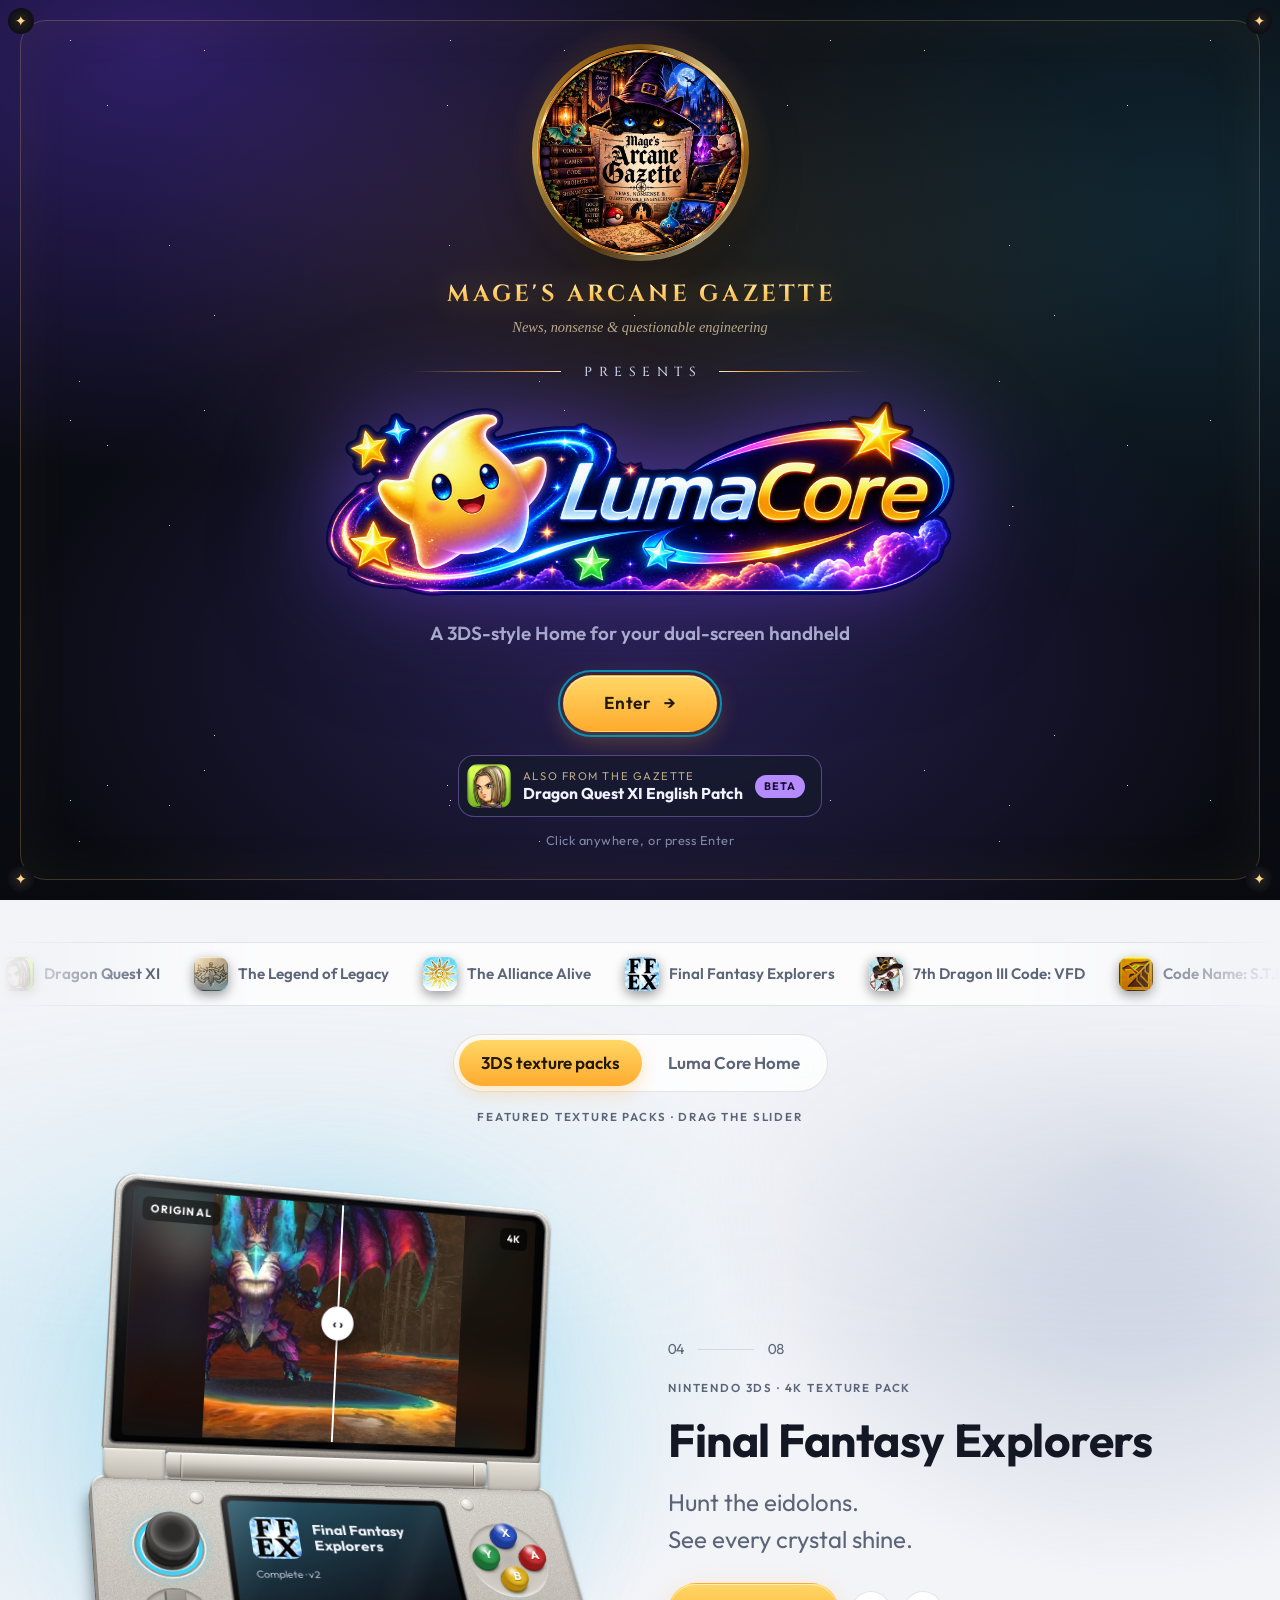
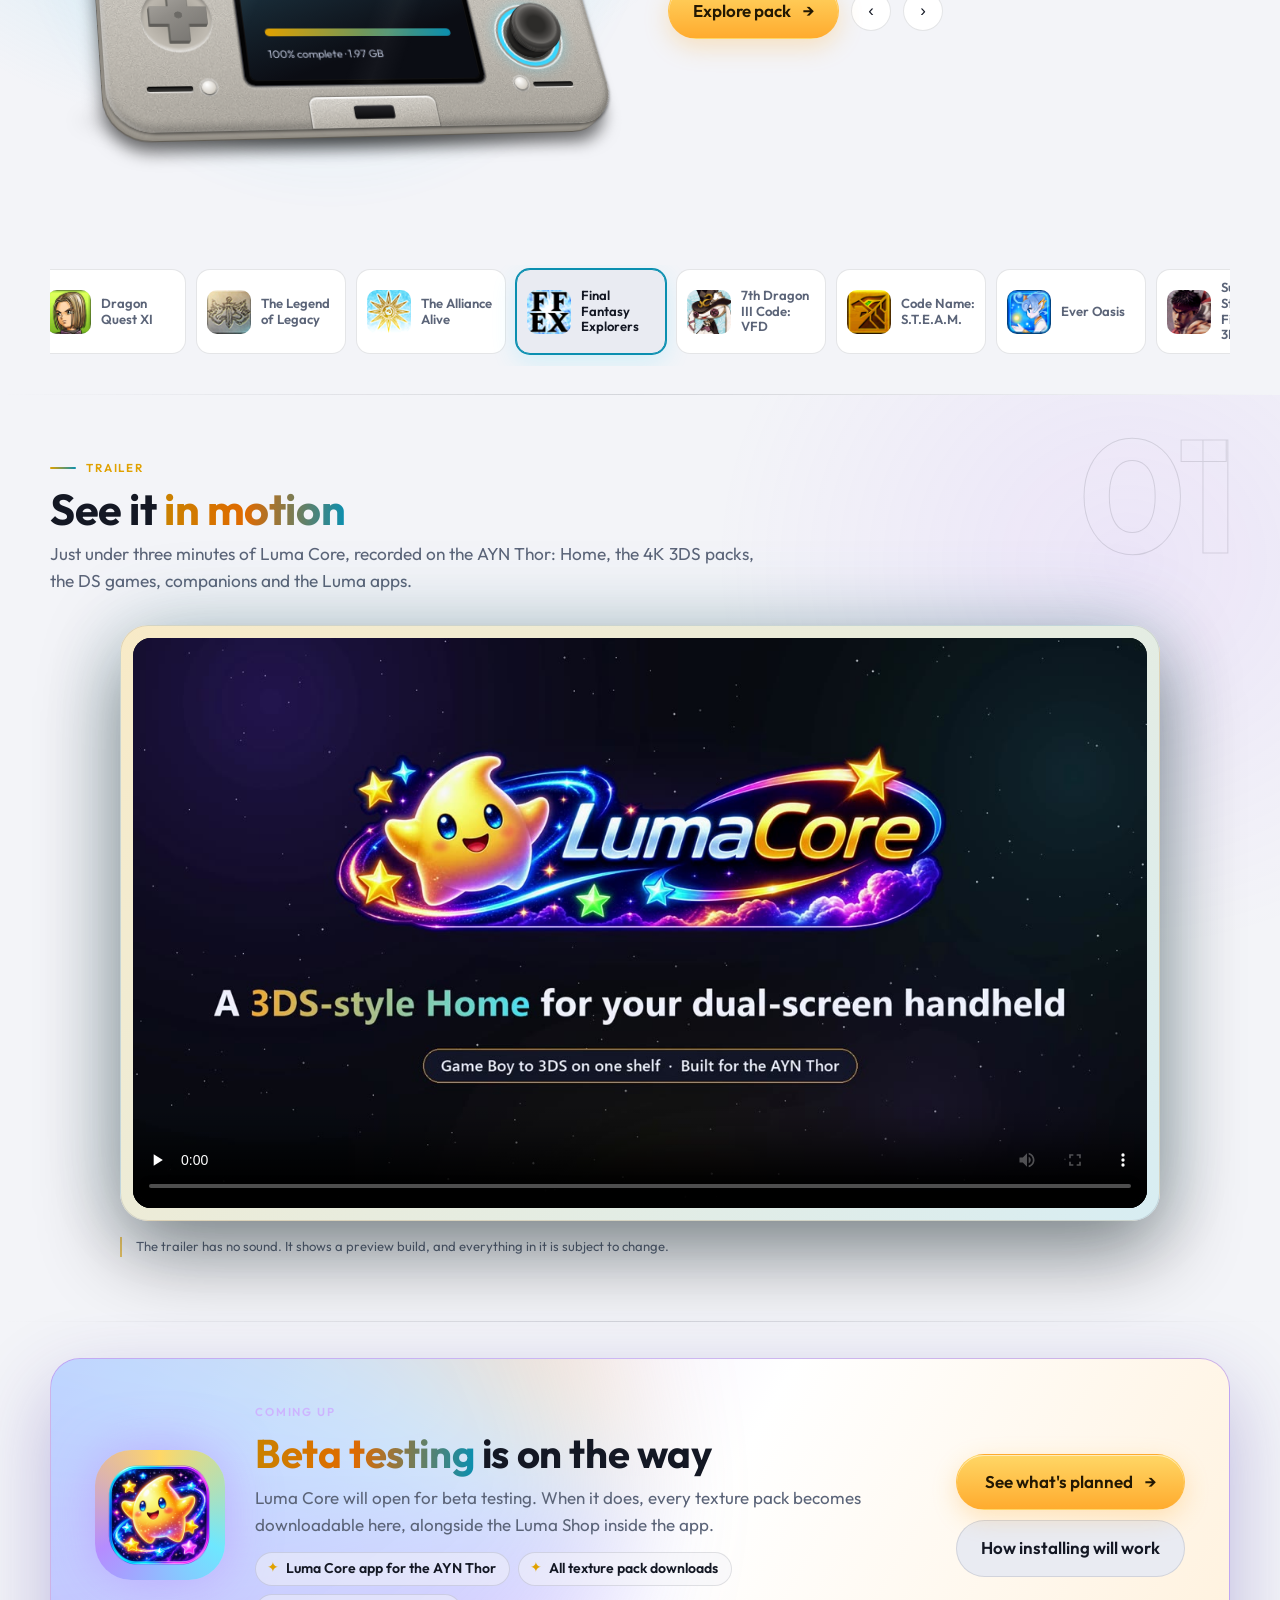
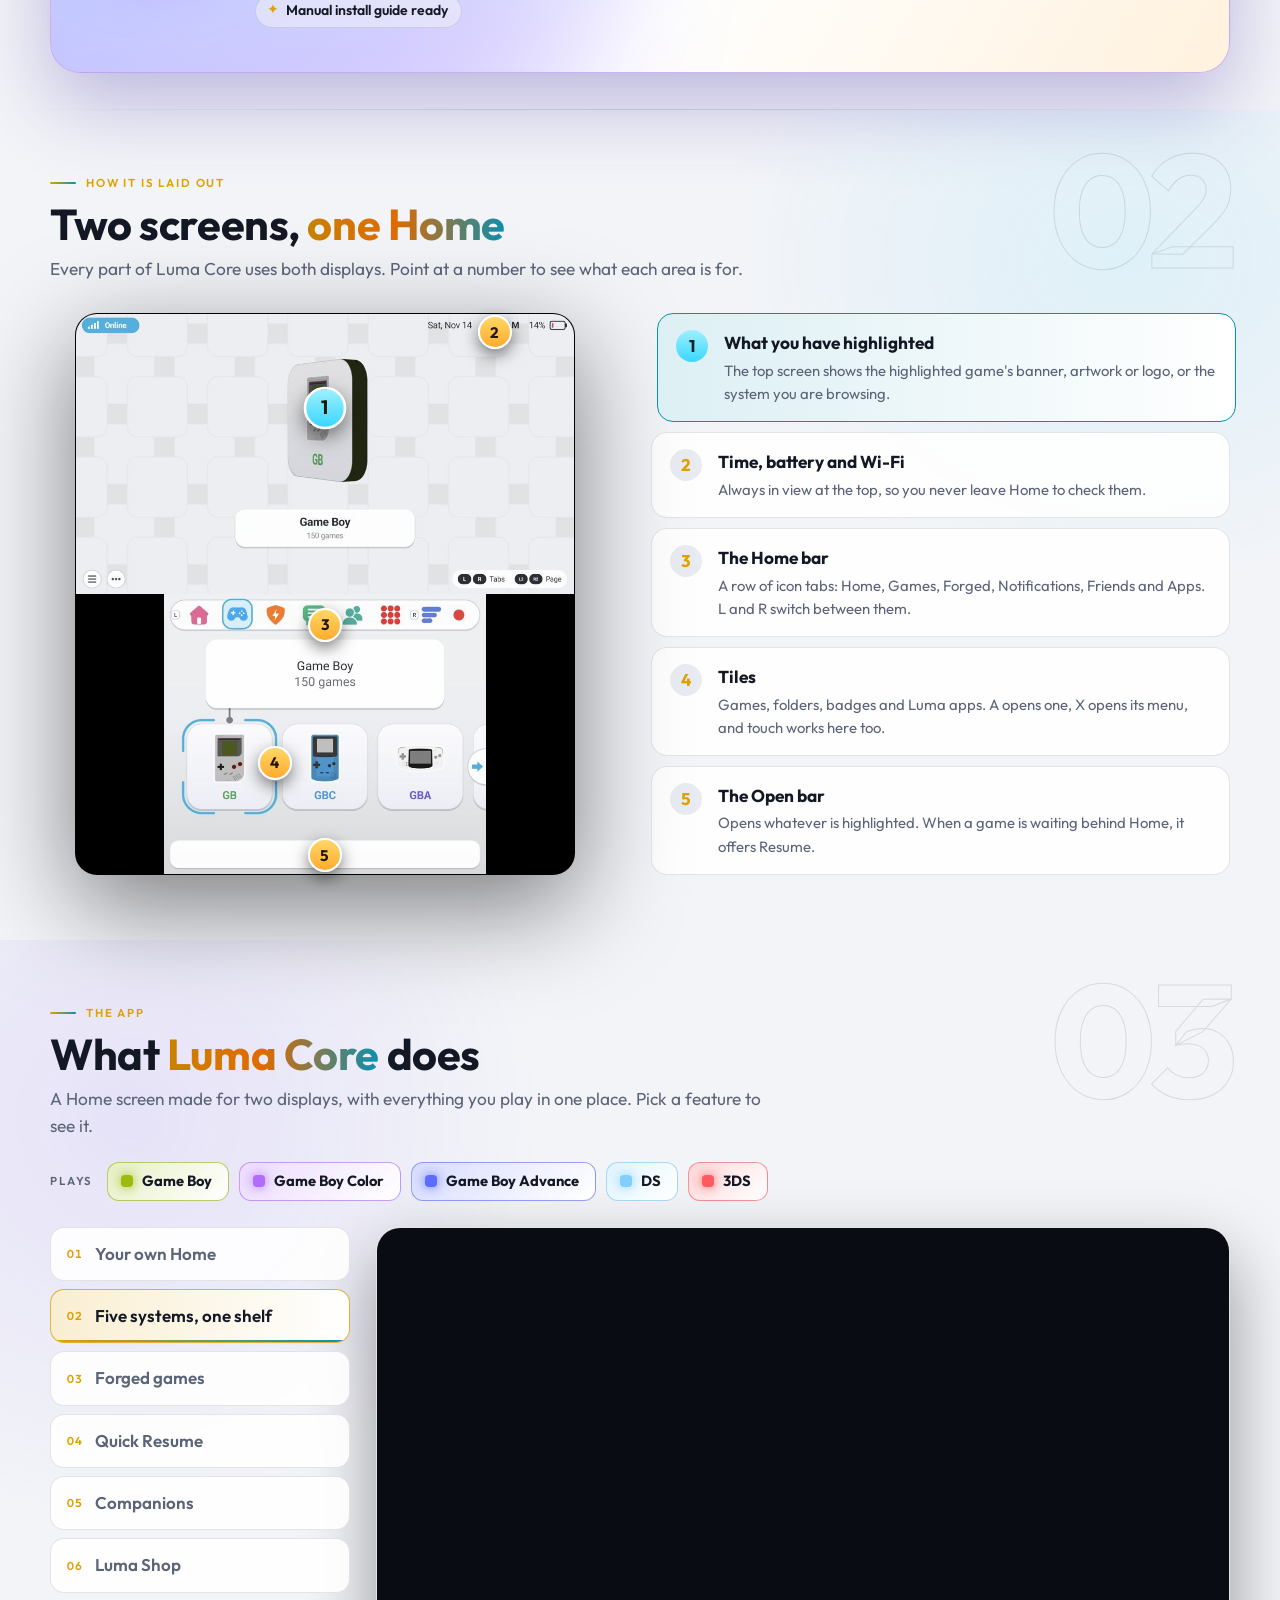
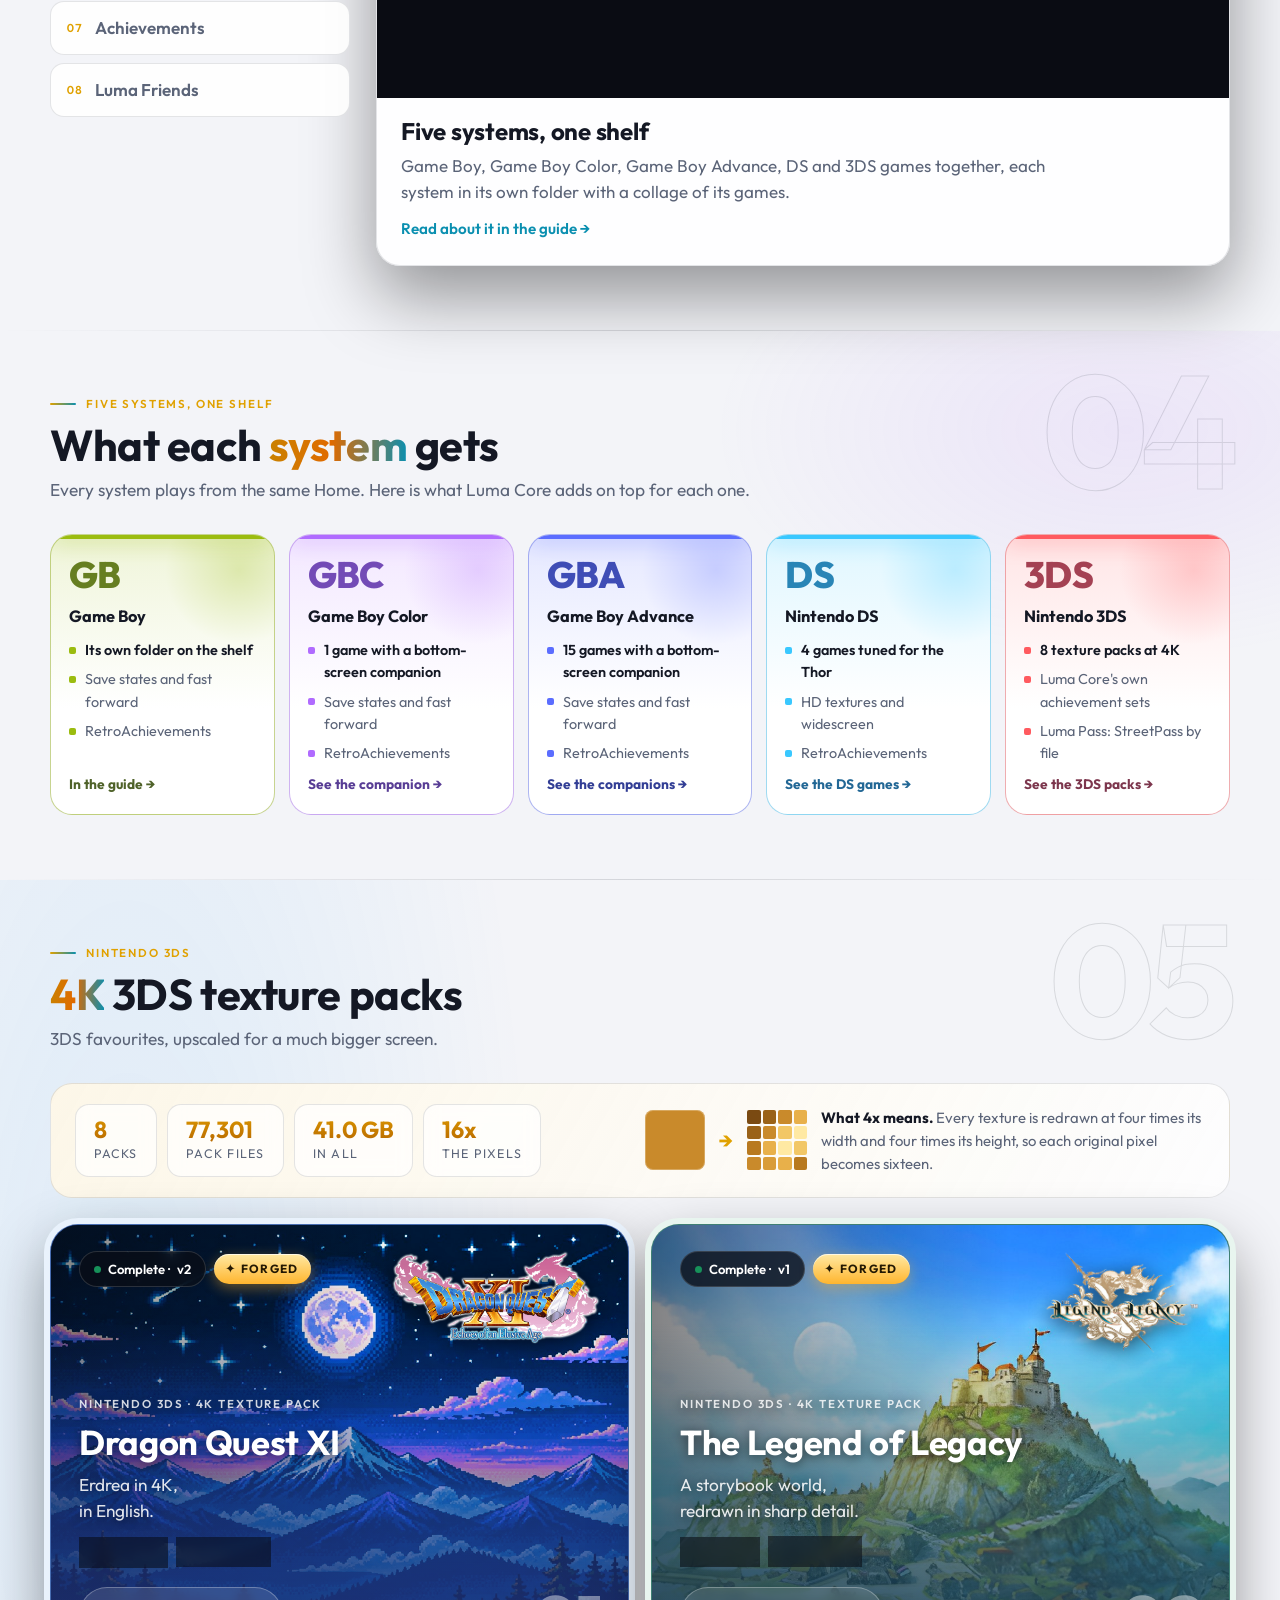
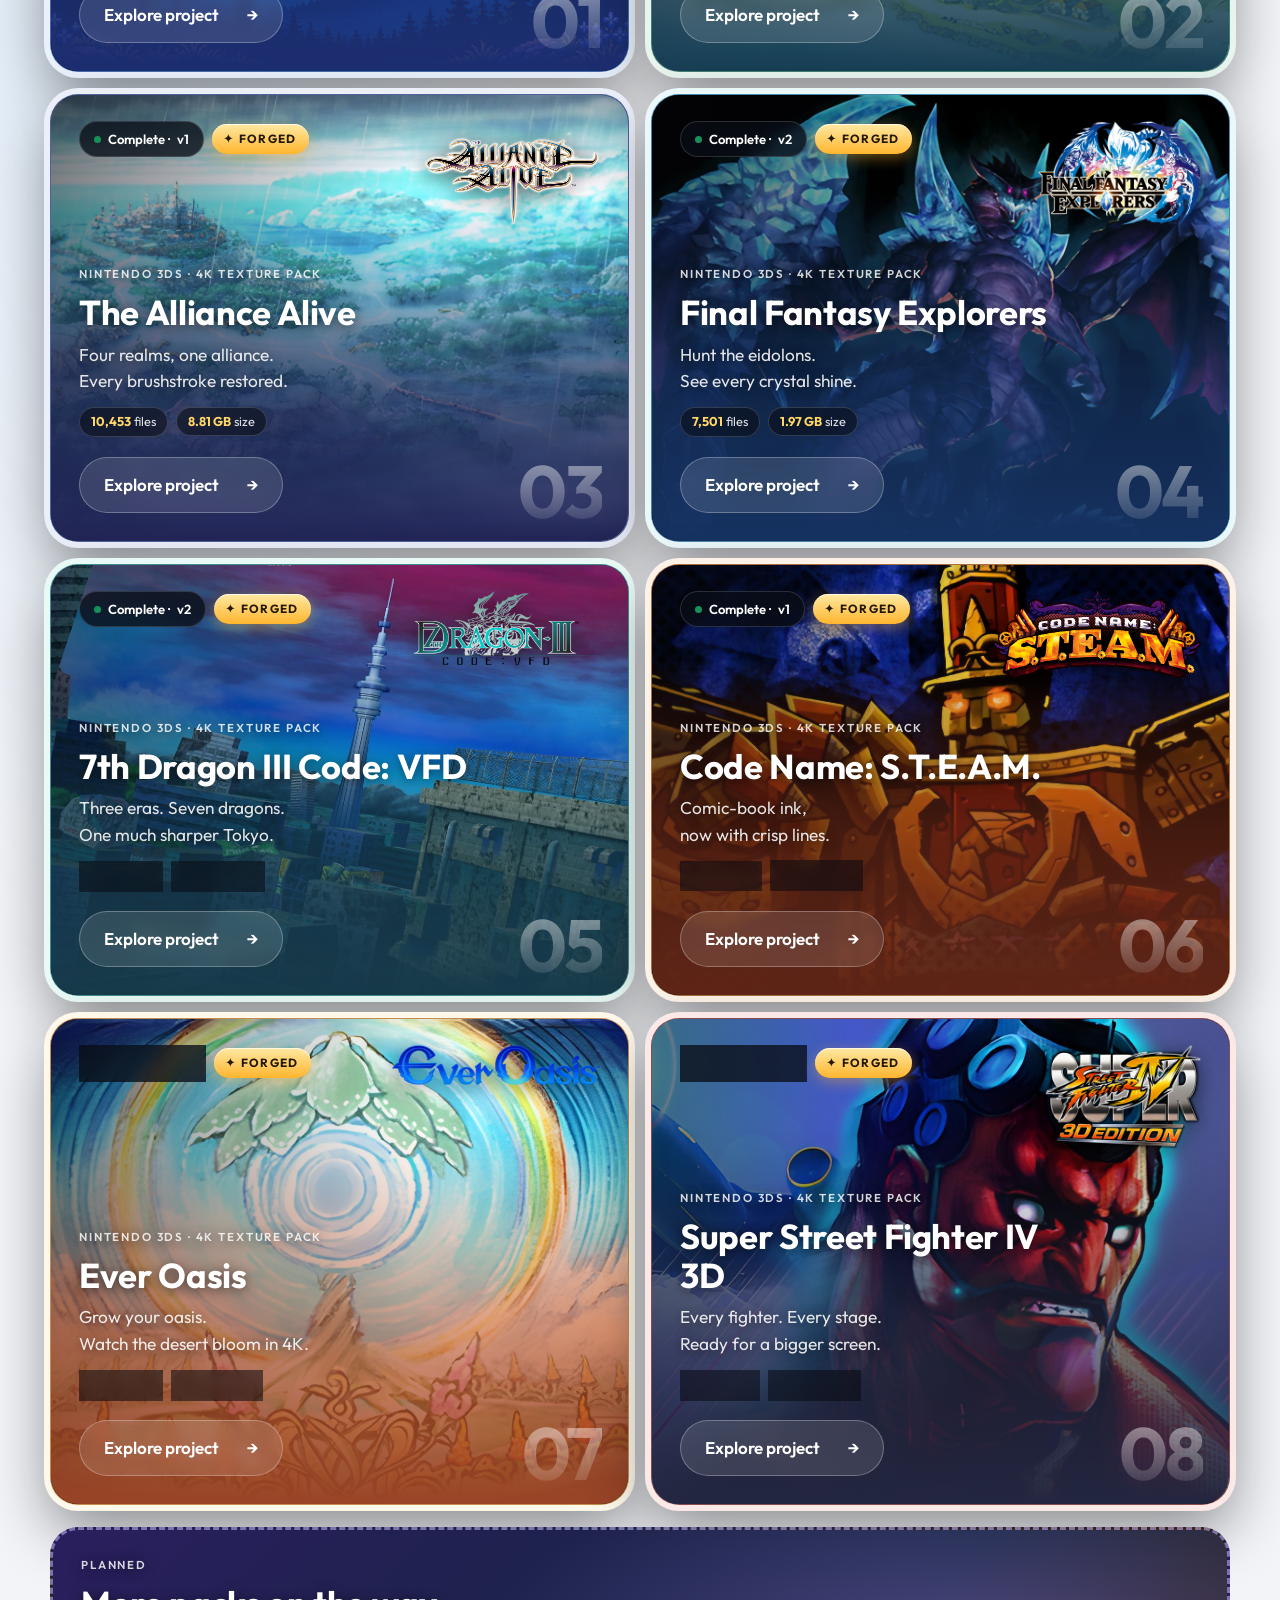
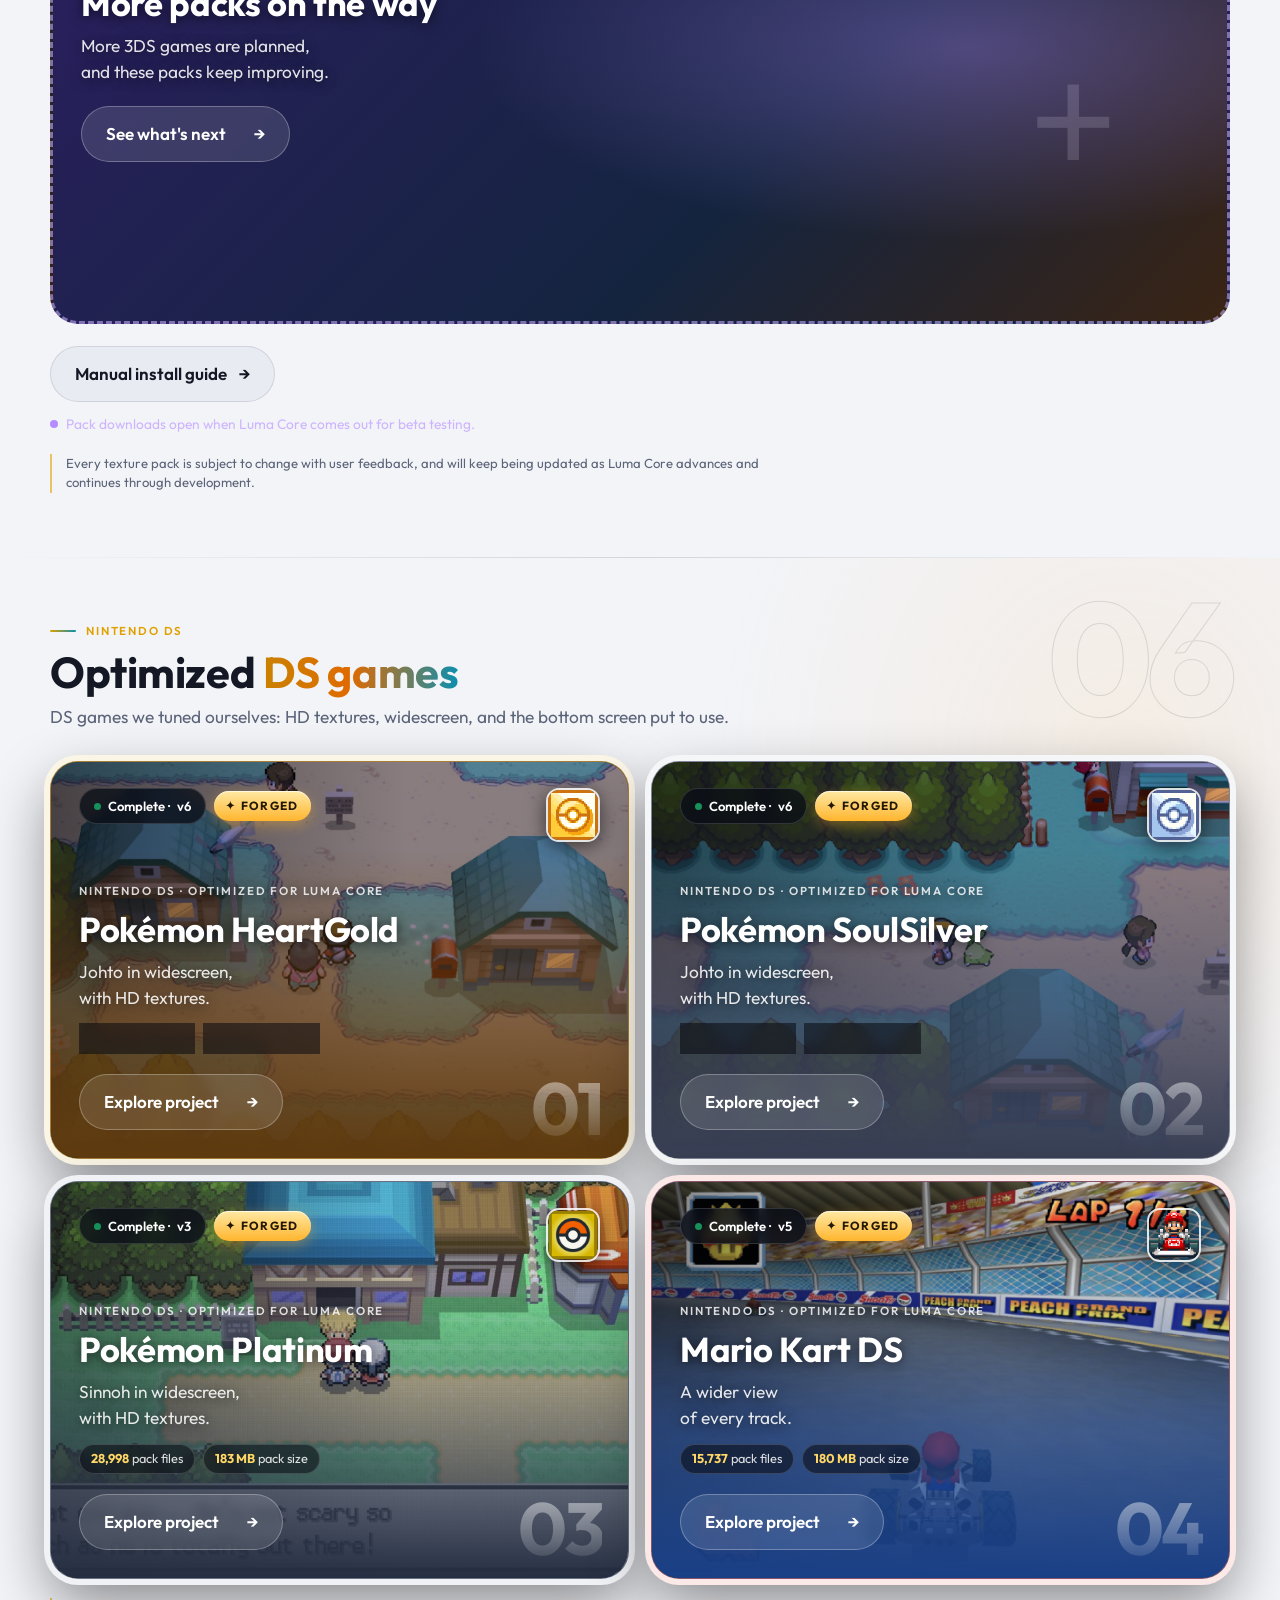
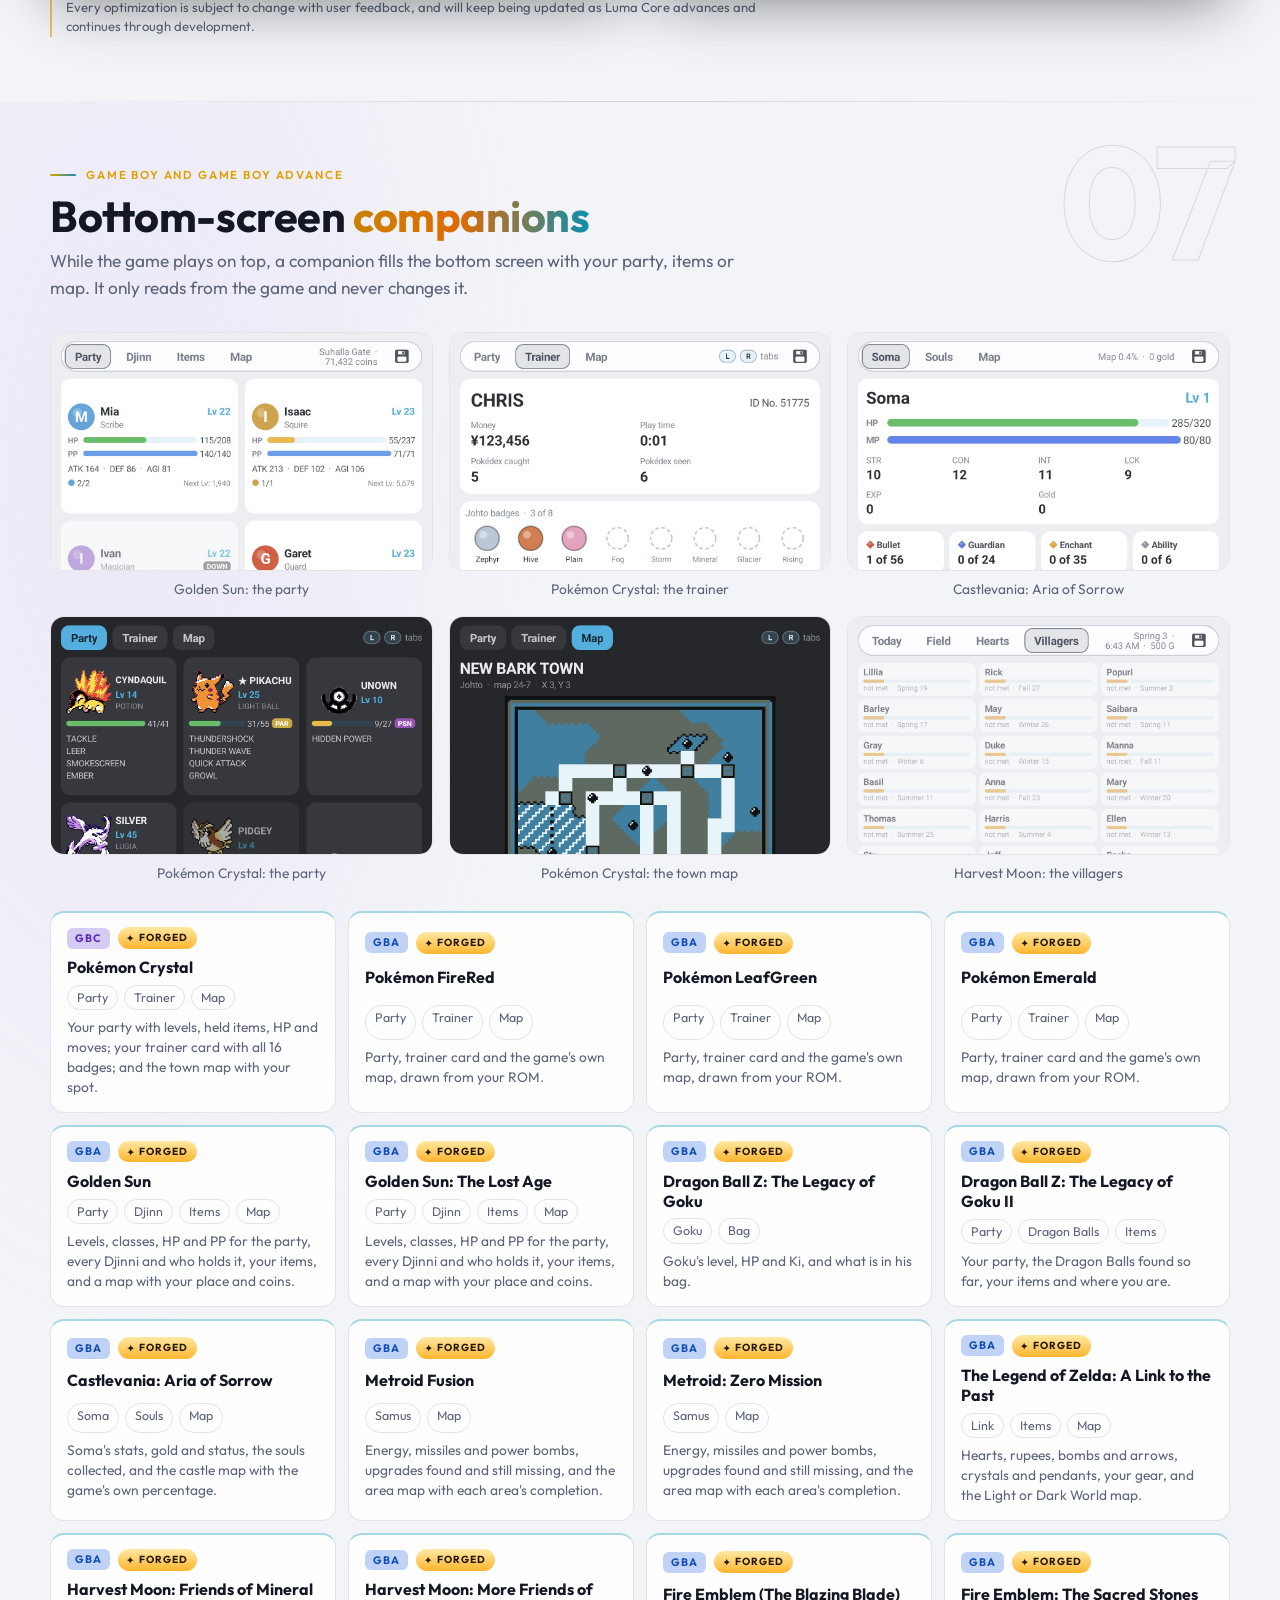
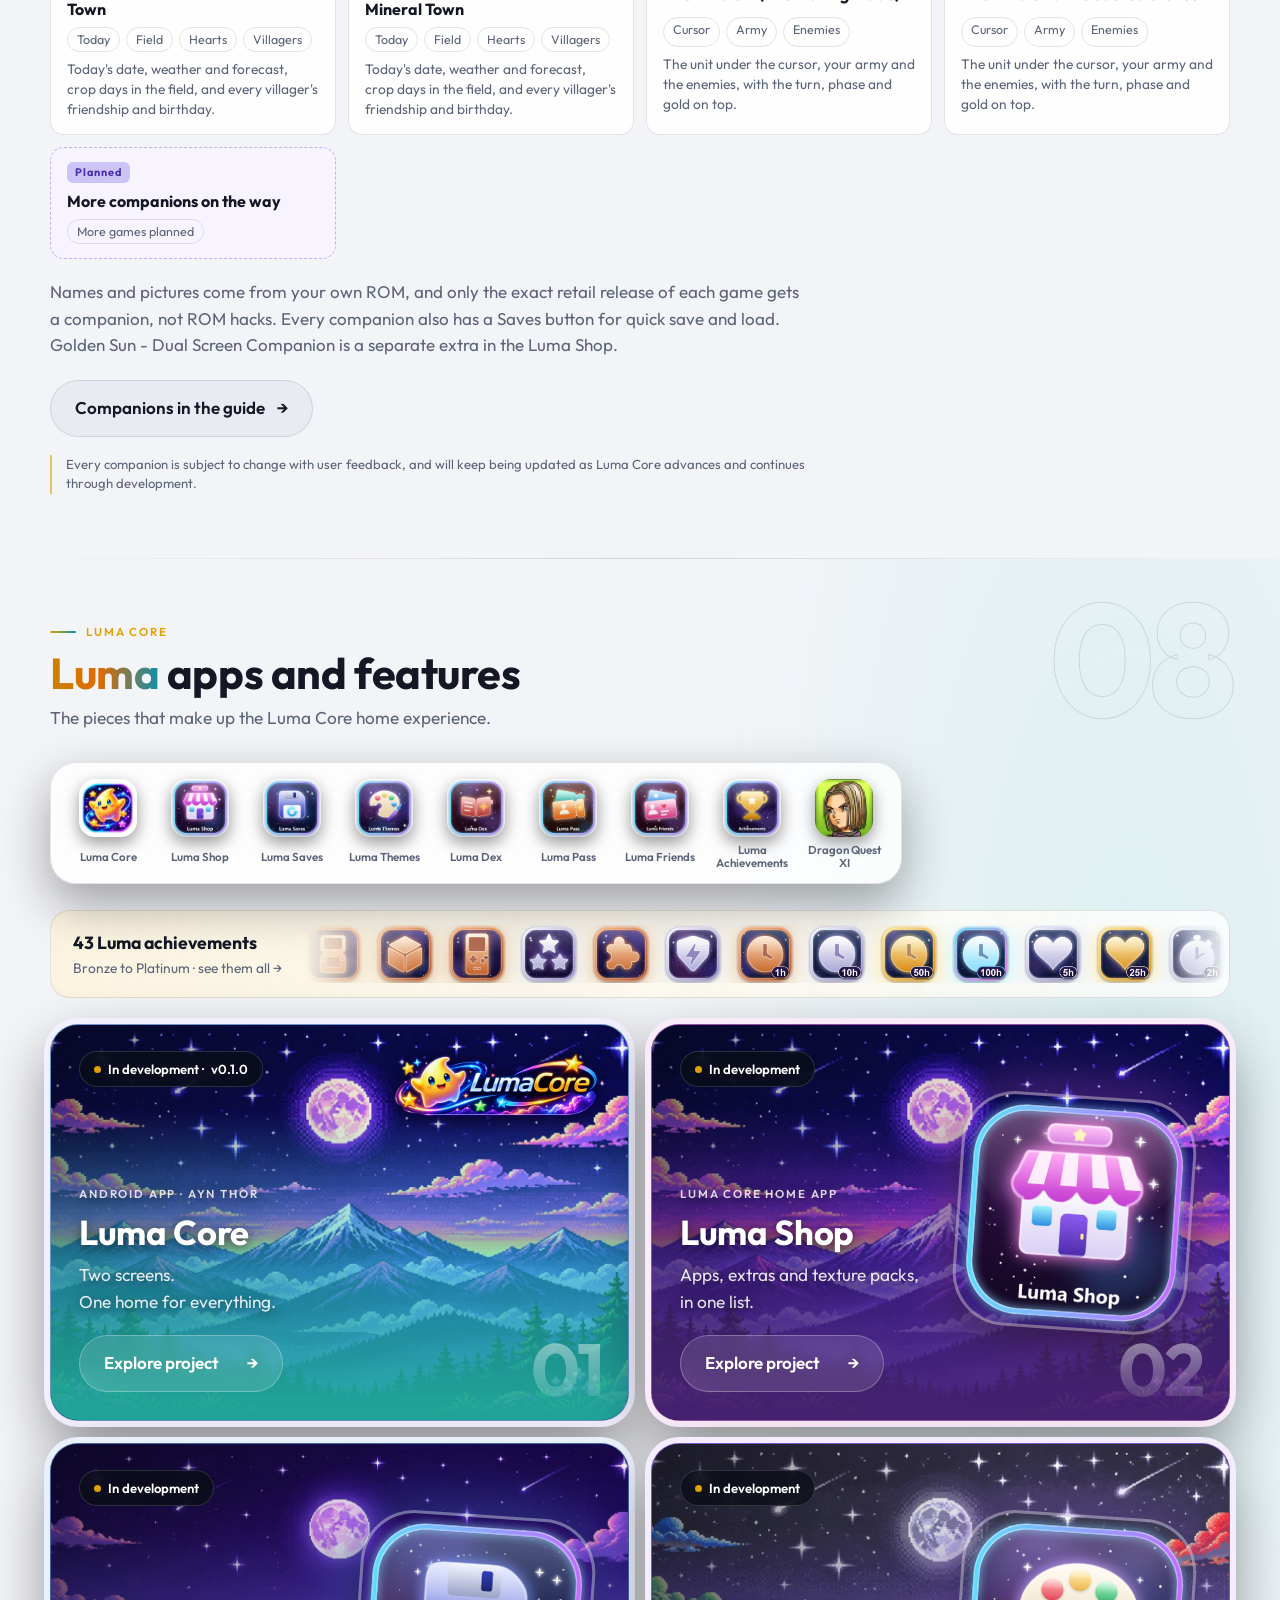
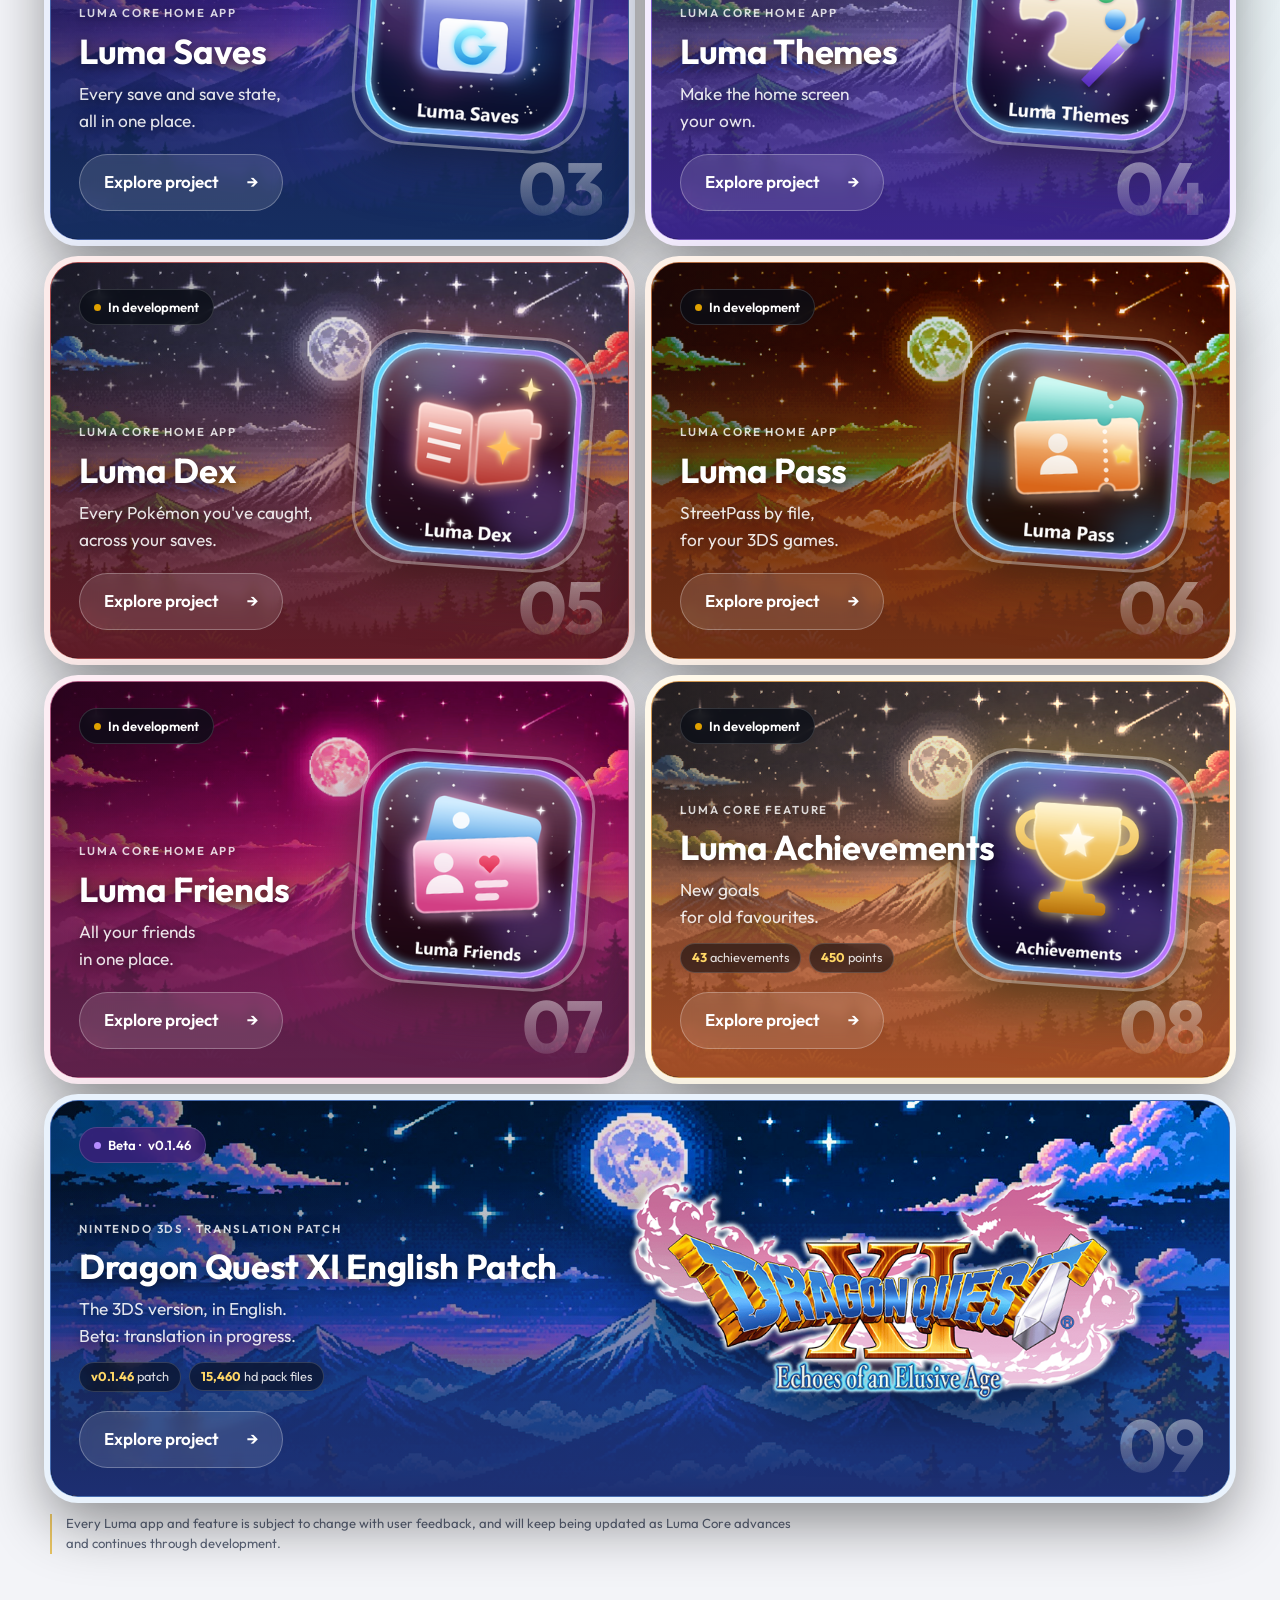
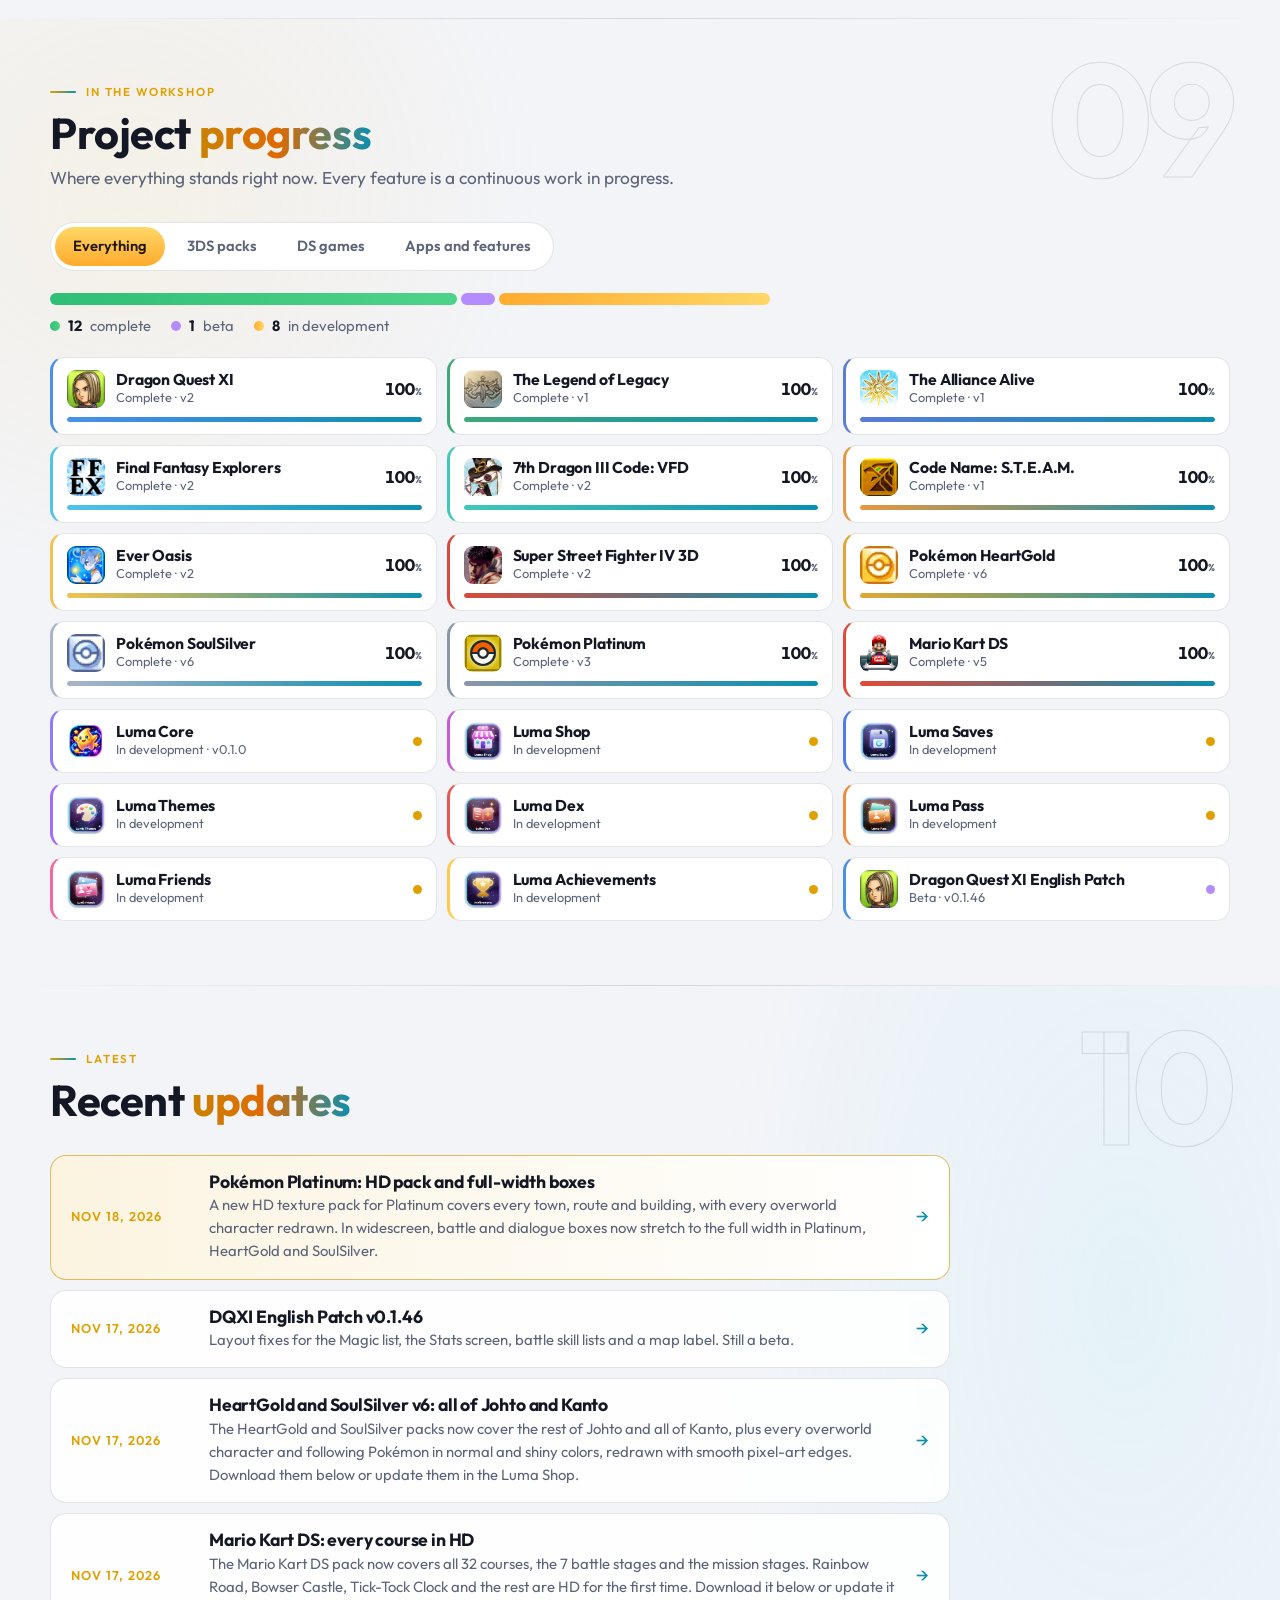
<file: index.html>
<!doctype html>
<html lang="en">
<head>
  <meta charset="utf-8">
  <meta name="viewport" content="width=device-width, initial-scale=1">
  <title>Luma Core · A dual-screen home and 4K texture packs</title>
  <meta name="theme-color" content="#0a0c13">
  <meta property="og:type" content="website">
  <meta property="og:url" content="https://exhilo62.github.io/luma-core/">
  <link rel="canonical" href="https://exhilo62.github.io/luma-core/">
  <meta property="og:site_name" content="Luma Core">
  <meta property="og:title" content="Luma Core: a 3DS-style Home for your dual-screen handheld">
  <meta property="og:description" content="Game Boy to 3DS on one shelf, both screens used everywhere, and our own 4K texture packs. Built for the AYN Thor.">
  <meta property="og:image" content="https://exhilo62.github.io/luma-core/img/logo-banner.png">
  <meta name="twitter:card" content="summary_large_image">
  <link rel="icon" href="img/logo-icon.png">
  <meta name="description" content="Luma Core: a dual-screen home for your 3DS library, plus 4K texture packs.">
  <link rel="preconnect" href="https://fonts.googleapis.com">
  <link rel="preconnect" href="https://fonts.gstatic.com" crossorigin>
  <link href="https://fonts.googleapis.com/css2?family=Outfit:wght@300;400;600;700&family=Cinzel:wght@500;700&display=swap" rel="stylesheet">
  <link rel="stylesheet" href="css/styles.css">
</head>
<body>
  <!-- The opening screen: "Mage's Arcane Gazette presents Luma Core". Shown once per visit, on the plain home address only. -->
  <script>
    (function () {
      var seen = false;
      try { seen = sessionStorage.getItem("luma-gate") === "1"; } catch (e) {}
      var force = /[?&]intro\b/.test(location.search);
      if (force || (!seen && !location.hash)) document.documentElement.classList.add("gate-on");
    })();
  </script>
  <div class="gate" id="gate" role="dialog" aria-modal="true" aria-label="Mage's Arcane Gazette presents Luma Core">
    <div class="gate-stars" aria-hidden="true"></div>
    <div class="gate-frame" aria-hidden="true"><i></i><i></i><i></i><i></i></div>
    <div class="gate-inner">
      <div class="gate-crest"><img class="gate-gazette" src="img/gazette-logo.webp" alt="" width="760" height="760"></div>
      <p class="gate-by">Mage's Arcane Gazette</p>
      <p class="gate-motto">News, nonsense &amp; questionable engineering</p>
      <p class="gate-presents"><span>presents</span></p>
      <div class="gate-hero"><img class="gate-luma" src="img/logo-banner.png" alt="Luma Core" width="1100" height="367"><span class="gate-shine" aria-hidden="true"></span></div>
      <p class="gate-tag">A 3DS-style Home for your dual-screen handheld</p>
      <button type="button" class="btn primary gate-enter" id="gateEnter">Enter <span aria-hidden="true">→</span></button>
      <a class="gate-also" href="project.html?id=dqxi-english-patch">
        <img src="img/icon-dqxi.png" alt="" width="44" height="44">
        <span><small>Also from the Gazette</small><b>Dragon Quest XI English Patch</b></span>
        <em>Beta</em>
      </a>
      <p class="gate-hint">Click anywhere, or press Enter</p>
    </div>
  </div>
  <header class="nav">
    <div class="wrap">
      <a class="brand" href="index.html" aria-label="Luma Core home">
        <picture><source srcset="img/logo-icon.png" media="(prefers-reduced-motion: reduce)"><img src="img/logo-anim.gif" alt="" width="38" height="38"></picture>
        <img class="wordmark" src="img/wordmark.png" alt="Luma Core">
      </a>
      <nav aria-label="Sections">
        <a href="#packs">3DS packs</a>
        <a href="#ds">DS games</a>
        <a href="#companions">Companions</a>
        <a href="#apps">Apps</a>
        <a href="#progress">Progress</a>
        <a href="guide.html">Guide</a>
        <a href="#about">About</a>
      </nav>
      <button class="icon-btn" type="button" data-theme-toggle aria-label="Switch between light and dark mode">◐</button>
    </div>
  </header>

  <main>
    <section class="intro wrap" aria-label="Luma Core">
      <img class="logo" src="img/logo-banner.png" alt="Luma Core">
      <h1>A <span class="grad">3DS-style Home</span> for your dual-screen handheld</h1>
      <p class="lead">Game Boy to 3DS on one shelf, both screens used everywhere, and our own 4K texture packs. Built for the AYN Thor.</p>
      <div class="pills" id="introPills"></div>
      <a class="wip-pill" href="#next"><i></i>A continuous work in progress: more packs, companions and achievements are planned</a>
    </section>

    <div class="marquee" aria-hidden="true"><div class="marquee-track" id="marquee"></div></div>

    <section class="hero" id="top" aria-label="Featured texture packs">
      <div class="wrap">
        <div class="mode-tabs" role="group" aria-label="What the Thor shows">
          <button type="button" data-mode="packs" aria-pressed="true">3DS texture packs</button>
          <button type="button" data-mode="screens" aria-pressed="false">Luma Core Home</button>
        </div>
        <p class="eyebrow showcase-label" id="showcaseLabel">Featured texture packs · drag the slider</p>
        <div class="hero-grid">
          <div class="thor" role="img" aria-label="AYN Thor showing the selected texture pack">
            <div class="t-rig">
            <div class="t-lid"><div class="t-glass"><span class="t-cam"></span><div class="t-top" id="heroTop"></div></div></div>
            <div class="t-hinge"><i></i><i></i><i></i></div>
            <div class="t-base">
              <div class="t-pad"><span class="t-stick"></span><span class="t-dpad"></span></div>
              <div class="t-panel"><div class="t-bottom" id="heroBottom"></div></div>
              <div class="t-pad"><span class="t-abxy"><b>X</b><b>B</b><b>Y</b><b>A</b></span><span class="t-stick"></span></div>
              <span class="t-dot tl"></span><span class="t-dot tr"></span><span class="t-dot bl"></span><span class="t-dot br"></span>
              <span class="t-slit l"></span><span class="t-slit r"></span><span class="t-tab"></span>
            </div>
            <div class="t-lip"></div>
            </div>
          </div>

          <div class="hero-info" aria-live="polite">
            <div class="counter"><span id="heroNum">01</span><i></i><span id="heroTotal">07</span></div>
            <p class="eyebrow" id="heroPlatform"></p>
            <h2 class="title" id="heroTitle"></h2>
            <p class="tagline" id="heroTagline"></p>
            <div class="hero-actions">
              <a class="btn primary" id="heroLink" href="#">Explore pack <span aria-hidden="true">→</span></a>
              <button class="icon-btn" type="button" id="heroPrev" aria-label="Previous pack">‹</button>
              <button class="icon-btn" type="button" id="heroNext" aria-label="Next pack">›</button>
            </div>
          </div>
        </div>
        <nav class="strip" id="heroStrip" aria-label="Choose what to show"></nav>
      </div>
    </section>

    <section class="block" id="trailer">
      <div class="wrap">
        <div class="section-head">
          <p class="eyebrow">Trailer</p>
          <h2>See it <span class="grad">in motion</span></h2>
          <p class="muted">Just under three minutes of Luma Core, recorded on the AYN Thor: Home, the 4K 3DS packs, the DS games, companions and the Luma apps.</p>
        </div>
        <div class="trailer">
          <video controls playsinline preload="none" poster="video/luma-core-promo-poster.jpg" width="1280" height="720">
            <source src="video/luma-core-promo.mp4" type="video/mp4">
            <a href="video/luma-core-promo.mp4">Download the trailer</a>
          </video>
        </div>
        <p class="disclaimer">The trailer has no sound. It shows a preview build, and everything in it is subject to change.</p>
      </div>
    </section>

    <section class="block" id="beta" aria-label="Beta testing">
      <div class="wrap">
        <div class="beta-card">
          <div class="beta-orb" aria-hidden="true"><img src="img/logo-icon.png" alt=""></div>
          <div class="beta-text">
            <p class="eyebrow">Coming up</p>
            <h2 id="betaTitle"></h2>
            <p id="betaText"></p>
            <ul id="betaPoints"></ul>
          </div>
          <div class="beta-actions">
            <a class="btn primary" href="#next">See what's planned <span aria-hidden="true">→</span></a>
            <a class="btn" href="install.html">How installing will work</a>
          </div>
        </div>
      </div>
    </section>

    <section class="block" id="screens">
      <div class="wrap">
        <div class="section-head">
          <p class="eyebrow">How it is laid out</p>
          <h2>Two screens, <span class="grad">one Home</span></h2>
          <p class="muted">Every part of Luma Core uses both displays. Point at a number to see what each area is for.</p>
        </div>
        <div class="anatomy" id="anatomy"></div>
      </div>
    </section>

    <section class="block" id="features">
      <div class="wrap">
        <div class="section-head">
          <p class="eyebrow">The app</p>
          <h2>What <span class="grad">Luma Core</span> does</h2>
          <p class="muted">A Home screen made for two displays, with everything you play in one place. Pick a feature to see it.</p>
        </div>
        <div class="systems" aria-label="Systems Luma Core plays">
          <span class="systems-label">Plays</span>
          <span class="sys-chip gb">Game Boy</span><span class="sys-chip gbc">Game Boy Color</span><span class="sys-chip gba">Game Boy Advance</span>
          <span class="sys-chip ds">DS</span><span class="sys-chip tds">3DS</span>
        </div>
        <div class="tour" id="tour">
          <div class="tour-tabs" id="tourTabs" role="tablist" aria-label="Luma Core features"></div>
          <div class="tour-stage" id="tourStage"></div>
        </div>
      </div>
    </section>

    <section class="block" id="systems">
      <div class="wrap">
        <div class="section-head">
          <p class="eyebrow">Five systems, one shelf</p>
          <h2>What each <span class="grad">system</span> gets</h2>
          <p class="muted">Every system plays from the same Home. Here is what Luma Core adds on top for each one.</p>
        </div>
        <div class="sys-row" id="sysRow"></div>
      </div>
    </section>

    <section class="block" id="packs">
      <div class="wrap">
        <div class="section-head">
          <p class="eyebrow">Nintendo 3DS</p>
          <h2><span class="grad">4K</span> 3DS texture packs</h2>
          <p class="muted">3DS favourites, upscaled for a much bigger screen.</p>
        </div>
        <div class="pack-band" id="packBand"></div>
        <div class="grid" id="packGrid"></div>
        <a class="btn" href="install.html" style="margin-top:22px">Manual install guide <span aria-hidden="true">→</span></a>
        <p class="soon-note" data-downloads-note></p>
        <p class="disclaimer" data-disclaimer="texture"></p>
      </div>
    </section>

    <section class="block" id="ds">
      <div class="wrap">
        <div class="section-head">
          <p class="eyebrow">Nintendo DS</p>
          <h2>Optimized <span class="grad">DS games</span></h2>
          <p class="muted">DS games we tuned ourselves: HD textures, widescreen, and the bottom screen put to use.</p>
        </div>
        <div class="grid" id="dsGrid"></div>
        <p class="disclaimer" data-disclaimer="ds"></p>
      </div>
    </section>

    <section class="block" id="companions">
      <div class="wrap">
        <div class="section-head">
          <p class="eyebrow">Game Boy and Game Boy Advance</p>
          <h2>Bottom-screen <span class="grad">companions</span></h2>
          <p class="muted">While the game plays on top, a companion fills the bottom screen with your party, items or map. It only reads from the game and never changes it.</p>
        </div>
        <div class="shots" id="companionShots"></div>
        <div class="comp-grid" id="companionGrid"></div>
        <p class="muted comp-note" id="companionNote"></p>
        <a class="btn" href="guide.html#companions">Companions in the guide <span aria-hidden="true">→</span></a>
        <p class="disclaimer" data-disclaimer="companions"></p>
      </div>
    </section>

    <section class="block" id="apps">
      <div class="wrap">
        <div class="section-head">
          <p class="eyebrow">Luma Core</p>
          <h2><span class="grad">Luma</span> apps and features</h2>
          <p class="muted">The pieces that make up the Luma Core home experience.</p>
        </div>
        <nav class="dock" id="appDock" aria-label="Luma apps"></nav>
        <a class="ribbon" id="badgeRibbon" href="project.html?id=achievements"></a>
        <div class="grid" id="appGrid"></div>
        <p class="disclaimer" data-disclaimer="app"></p>
      </div>
    </section>

    <section class="block" id="progress">
      <div class="wrap">
        <div class="section-head">
          <p class="eyebrow">In the workshop</p>
          <h2>Project <span class="grad">progress</span></h2>
          <p class="muted">Where everything stands right now. Every feature is a continuous work in progress.</p>
        </div>
        <div class="tabs" role="group" aria-label="Filter projects">
          <button type="button" data-filter="all" aria-pressed="true">Everything</button>
          <button type="button" data-filter="texture" aria-pressed="false">3DS packs</button>
          <button type="button" data-filter="ds" aria-pressed="false">DS games</button>
          <button type="button" data-filter="app" aria-pressed="false">Apps and features</button>
        </div>
        <div class="tally" id="tally"></div>
        <div class="rows" id="progressRows"></div>
      </div>
    </section>

    <section class="block" id="news">
      <div class="wrap">
        <div class="section-head">
          <p class="eyebrow">Latest</p>
          <h2>Recent <span class="grad">updates</span></h2>
        </div>
        <div class="news" id="newsList"></div>
      </div>
    </section>

    <section class="block" id="next">
      <div class="wrap">
        <div class="section-head">
          <p class="eyebrow">Always in development</p>
          <h2>What's <span class="grad">next</span></h2>
          <p class="muted" id="wipLine"></p>
        </div>
        <div class="next-grid" id="nextGrid"></div>
      </div>
    </section>

    <section class="block" id="guide">
      <div class="wrap">
        <div class="section-head">
          <p class="eyebrow">User guide</p>
          <h2>Learn your way around <span class="grad">Luma Core</span></h2>
          <p class="muted">The full guide that ships with the app: every feature, how to use it with the controller, and tips.</p>
        </div>
        <a class="btn primary" href="guide.html">Read the guide <span aria-hidden="true">→</span></a>
        <div class="topics" id="guideTopics"></div>
      </div>
    </section>

    <section class="block" id="support">
      <div class="wrap">
        <div class="support-card" id="supportCard"></div>
      </div>
    </section>

    <section class="block" id="about">
      <div class="wrap">
        <div class="section-head">
          <p class="eyebrow">About</p>
          <h2>What is <span class="grad">Luma Core</span>?</h2>
        </div>
        <div class="about">
          <div>
            <p id="aboutText"></p>
            <p class="disclaimer" data-ai></p>
            <div class="hero-actions" id="aboutLinks" style="margin-top:22px"></div>
            <a class="btn" href="credits.html" style="margin-top:14px">Credits and thanks <span aria-hidden="true">→</span></a>
          </div>
          <div><div class="about-logo" id="aboutLogo"></div><div class="facts" id="facts"></div></div>
        </div>
      </div>
    </section>
  </main>

  <footer>
    <div class="wrap">
      <p>© <span data-year></span> <span data-site-name></span>. A fan project, and a continuous work in progress. Texture packs are for emulators and do nothing on a real 3DS. Not affiliated with or endorsed by Nintendo or any game publisher.</p>
      <p>All game names and artwork belong to their respective owners. You need your own legally obtained copies of the games.</p>
    </div>
  </footer>

  <script src="js/data.js"></script>
  <script src="js/common.js"></script>
  <script src="js/app.js"></script>
</body>
</html>
</file>
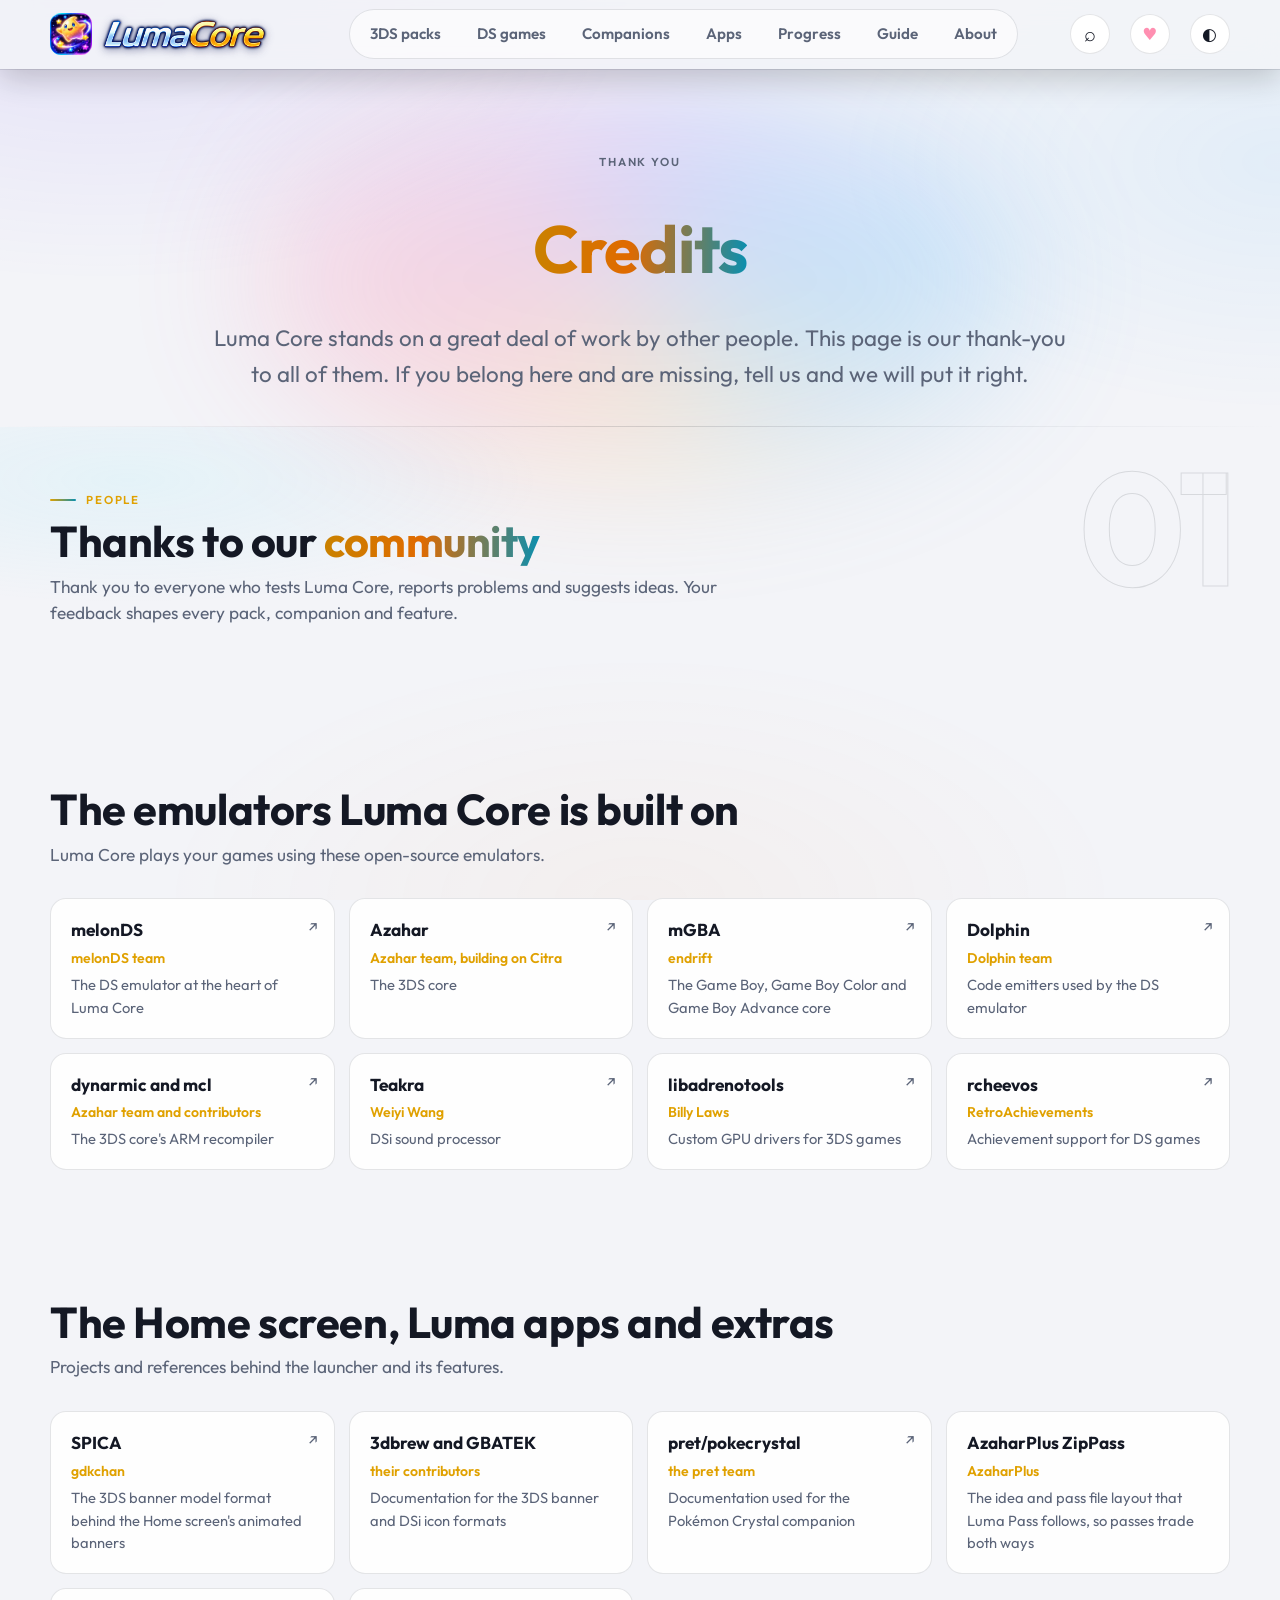
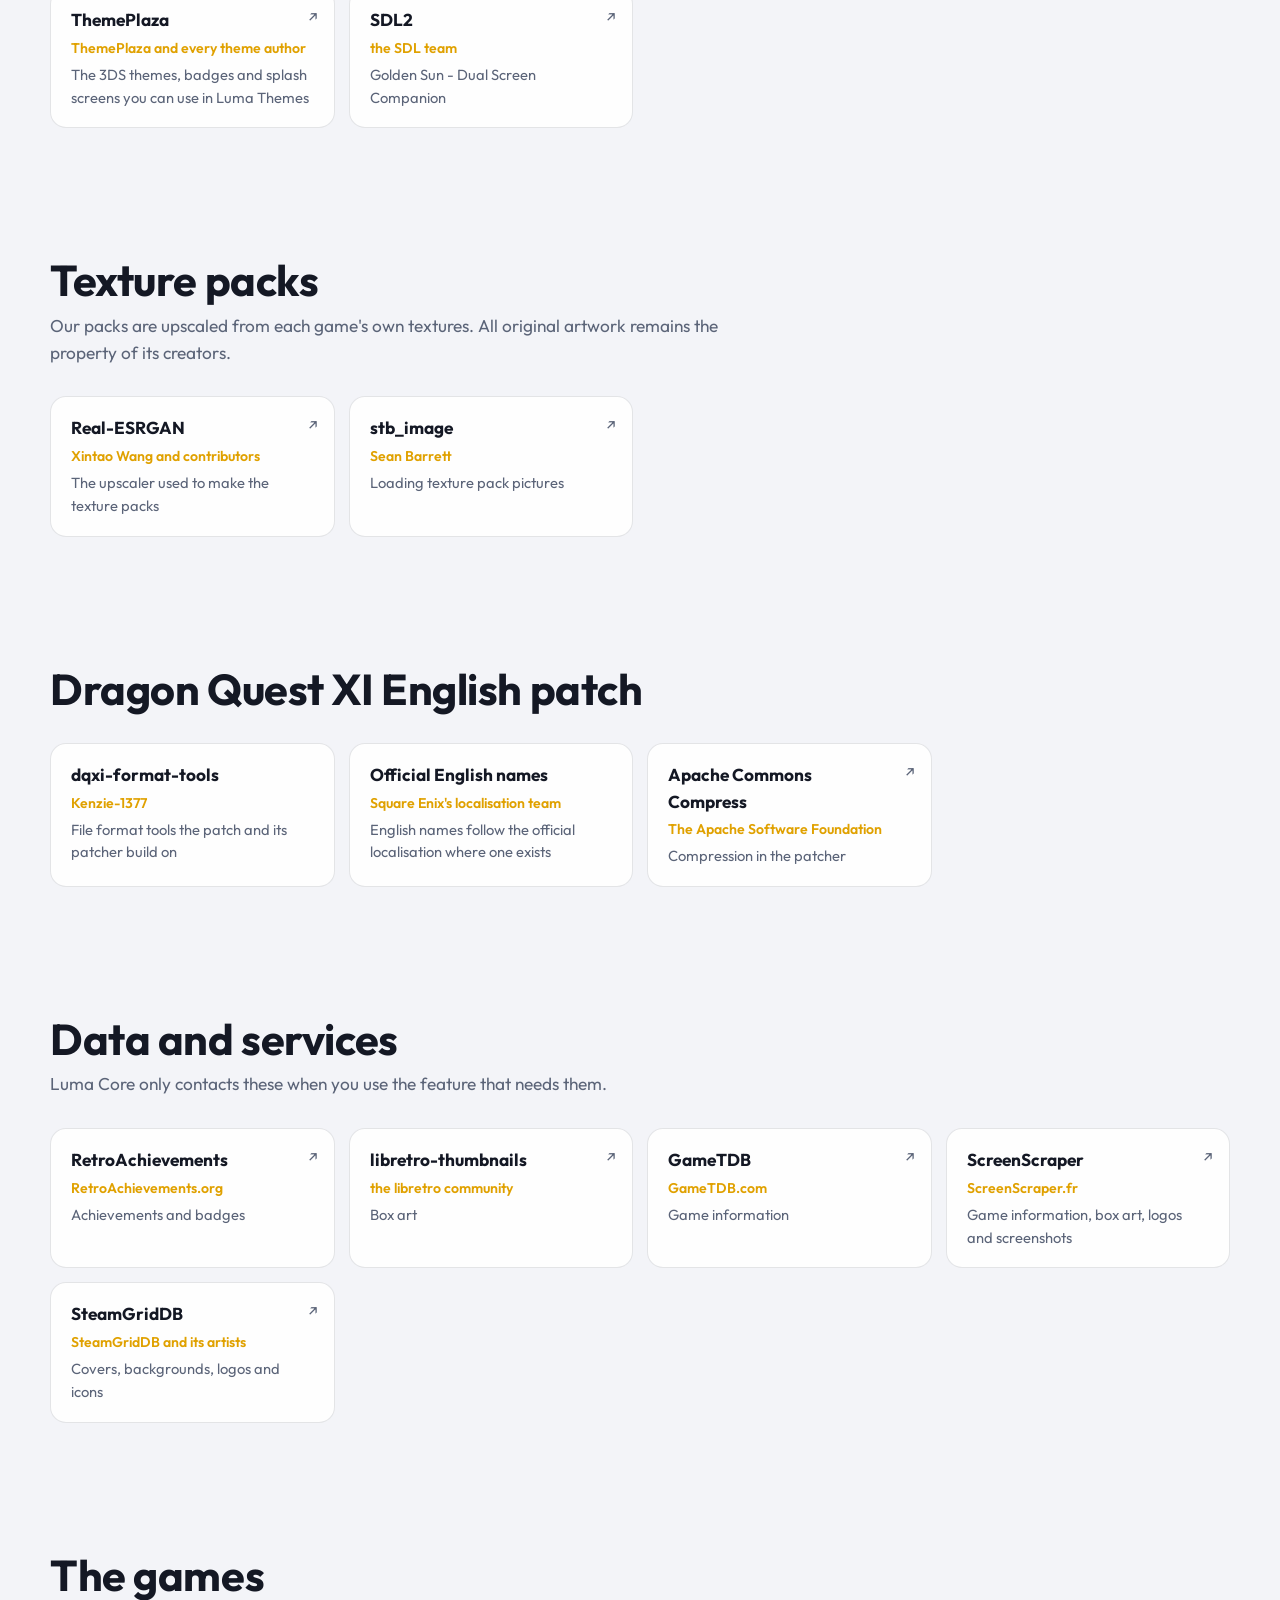
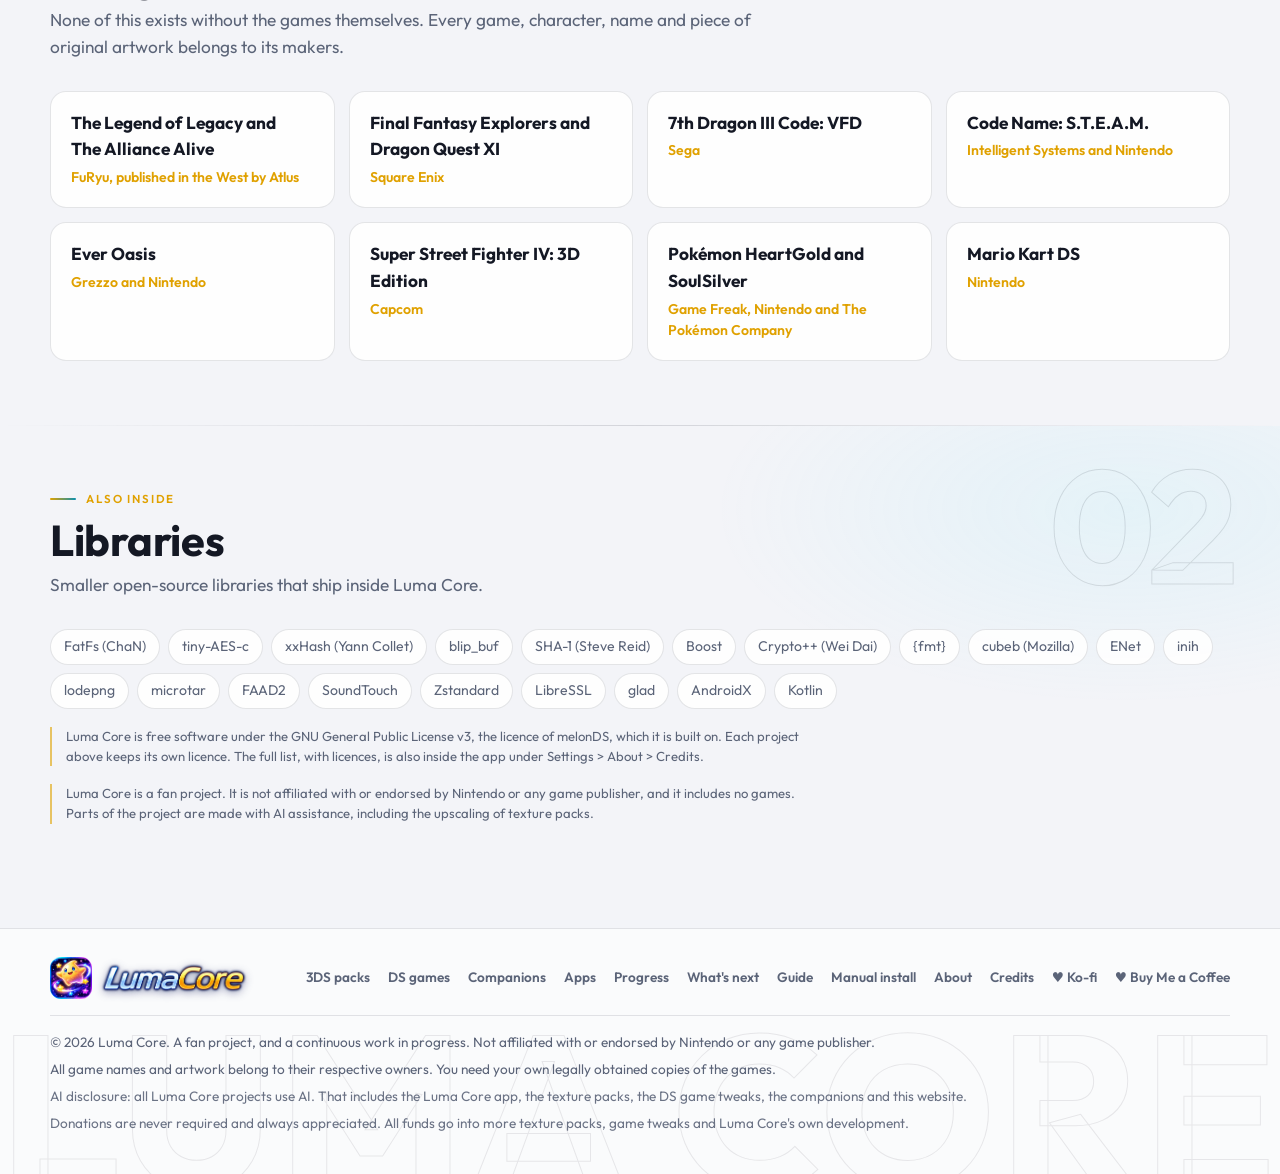
<file: credits.html>
<!doctype html>
<html lang="en">
<head>
  <meta charset="utf-8">
  <meta name="viewport" content="width=device-width, initial-scale=1">
  <title>Credits · Luma Core</title>
  <meta name="description" content="Thank you to the people and projects Luma Core is built on.">
  <meta name="theme-color" content="#0a0c13">
  <link rel="icon" href="img/logo-icon.png">
  <link rel="preconnect" href="https://fonts.googleapis.com">
  <link rel="preconnect" href="https://fonts.gstatic.com" crossorigin>
  <link href="https://fonts.googleapis.com/css2?family=Outfit:wght@300;400;600;700&display=swap" rel="stylesheet">
  <link rel="stylesheet" href="css/styles.css">
</head>
<body>
  <header class="nav">
    <div class="wrap">
      <a class="brand" href="index.html" aria-label="Luma Core home">
        <picture><source srcset="img/logo-icon.png" media="(prefers-reduced-motion: reduce)"><img src="img/logo-anim.gif" alt="" width="38" height="38"></picture>
        <img class="wordmark" src="img/wordmark.png" alt="Luma Core">
      </a>
      <nav aria-label="Sections">
        <a href="index.html#packs">3DS packs</a>
        <a href="index.html#ds">DS games</a>
        <a href="index.html#companions">Companions</a>
        <a href="index.html#apps">Apps</a>
        <a href="index.html#progress">Progress</a>
        <a href="guide.html">Guide</a>
        <a href="index.html#about">About</a>
      </nav>
      <button class="icon-btn" type="button" data-theme-toggle aria-label="Switch between light and dark mode">◐</button>
    </div>
  </header>

  <main>
    <section class="intro wrap credits-top" aria-label="Credits">
      <p class="eyebrow">Thank you</p>
      <h1><span class="grad">Credits</span></h1>
      <p class="lead" id="creditsIntro"></p>
    </section>

    <section class="block" id="people">
      <div class="wrap">
        <div class="section-head">
          <p class="eyebrow">People</p>
          <h2>Thanks to our <span class="grad">community</span></h2>
          <p class="muted" id="peopleNote"></p>
        </div>
        <div class="credit-grid" id="peopleGrid"></div>
      </div>
    </section>

    <div id="creditGroups"></div>

    <section class="block" id="libraries">
      <div class="wrap">
        <div class="section-head">
          <p class="eyebrow">Also inside</p>
          <h2>Libraries</h2>
          <p class="muted">Smaller open-source libraries that ship inside Luma Core.</p>
        </div>
        <div class="lib-list" id="libList"></div>
        <p class="disclaimer" id="licenceNote"></p>
        <p class="disclaimer" id="madeNote"></p>
      </div>
    </section>
  </main>

  <footer>
    <div class="wrap">
      <p>© <span data-year></span> <span data-site-name></span>. A fan project, and a continuous work in progress. Not affiliated with or endorsed by Nintendo or any game publisher.</p>
      <p>All game names and artwork belong to their respective owners. You need your own legally obtained copies of the games.</p>
    </div>
  </footer>

  <script src="js/data.js"></script>
  <script src="js/credits.js"></script>
  <script src="js/common.js"></script>
  <script>
    (function () {
      const C = window.LUMA_CREDITS, UI = window.LumaUI;
      const card = ([name, by, what, url]) => {
        const inner = `<b>${UI.esc(name)}</b>` + (by ? `<span class="by">${UI.esc(by)}</span>` : "") +
          (what ? `<span class="what">${UI.esc(what)}</span>` : "") + (url ? `<span class="go" aria-hidden="true">↗</span>` : "");
        return url ? `<a class="credit" href="${url}" rel="noopener">${inner}</a>` : `<div class="credit">${inner}</div>`;
      };
      document.getElementById("creditsIntro").textContent = C.intro;
      document.getElementById("peopleNote").textContent = C.peopleNote;
      document.getElementById("peopleGrid").innerHTML = C.people.map(card).join("");
      document.getElementById("creditGroups").innerHTML = C.groups.filter((g) => !g.hidden).map((g) =>
        `<section class="block"><div class="wrap"><div class="section-head"><h2>${UI.esc(g.title)}</h2>` +
        (g.intro ? `<p class="muted">${UI.esc(g.intro)}</p>` : "") + `</div>` +
        `<div class="credit-grid">${g.items.map(card).join("")}</div></div></section>`).join("");
      document.getElementById("libList").innerHTML = C.libraries.map((l) => `<span>${UI.esc(l)}</span>`).join("");
      document.getElementById("licenceNote").textContent = C.licence;
      document.getElementById("madeNote").textContent = C.made;
    })();
  </script>
</body>
</html>
</file>
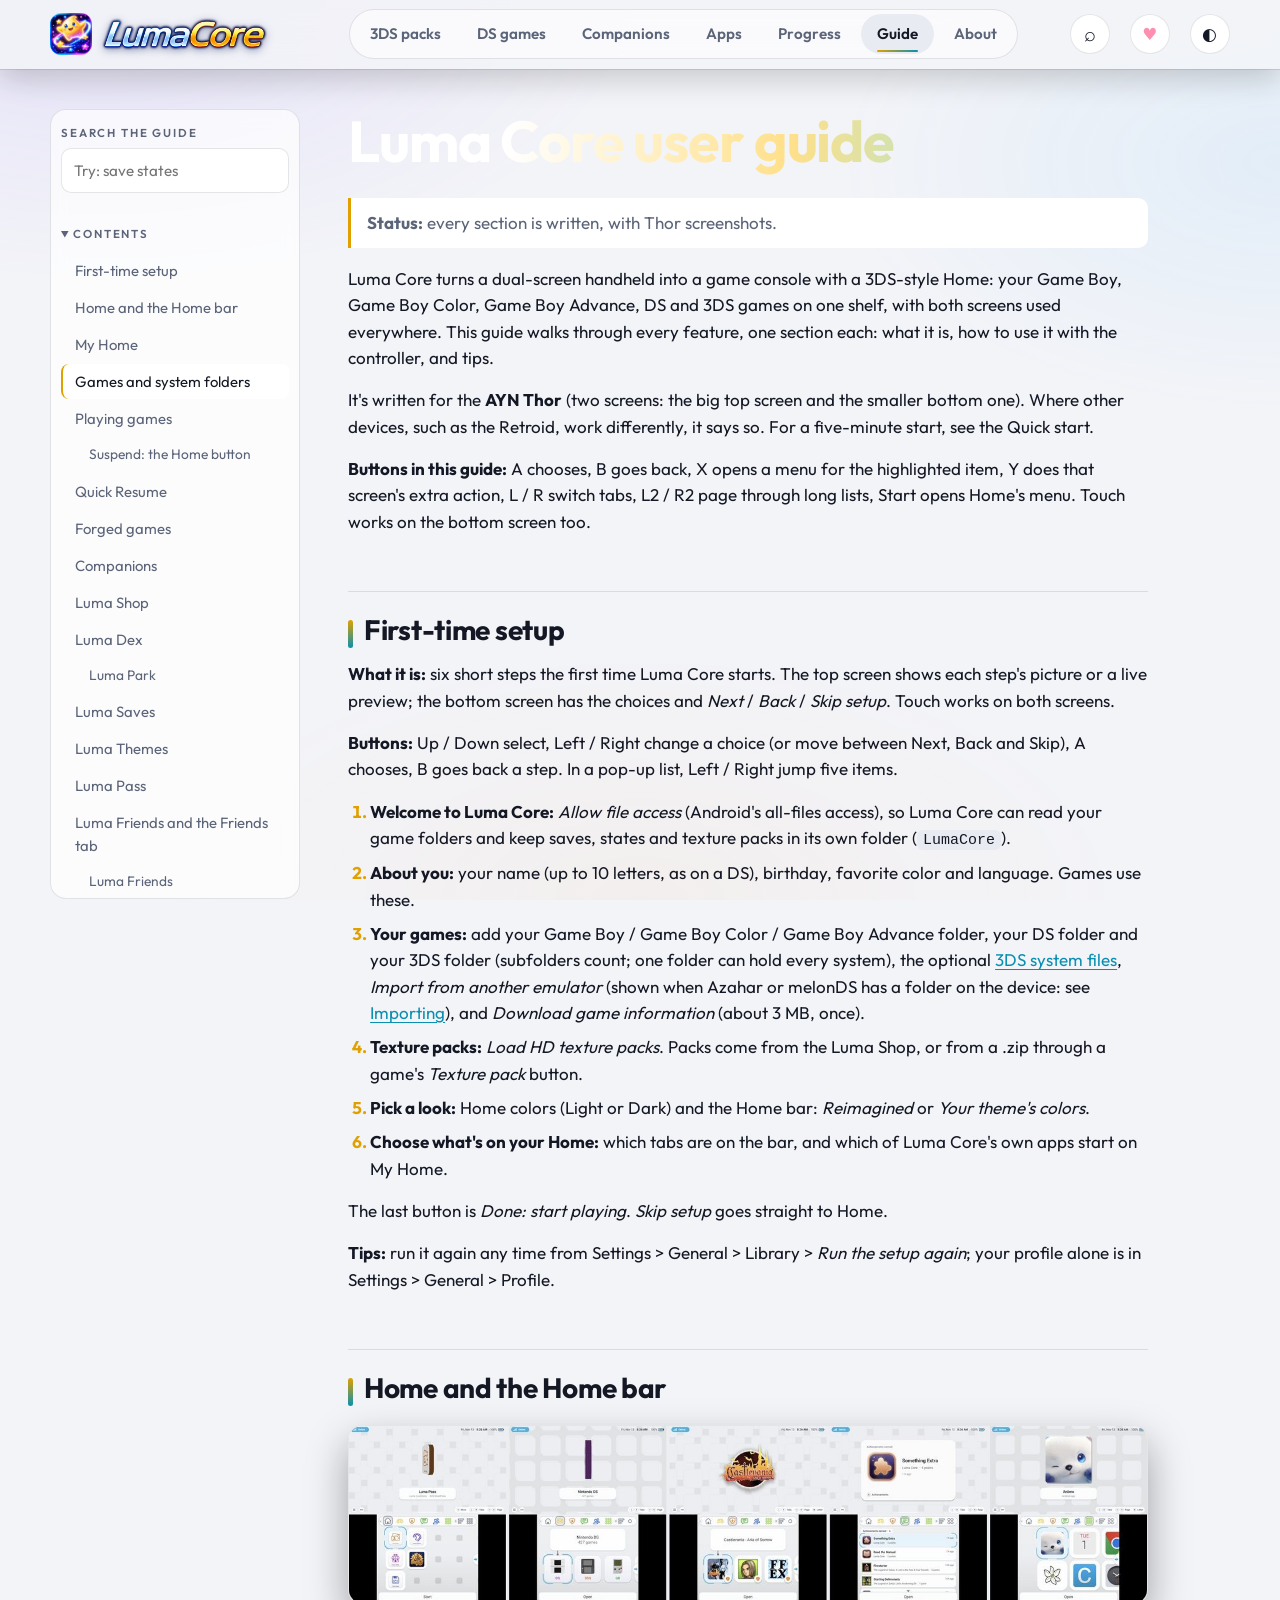
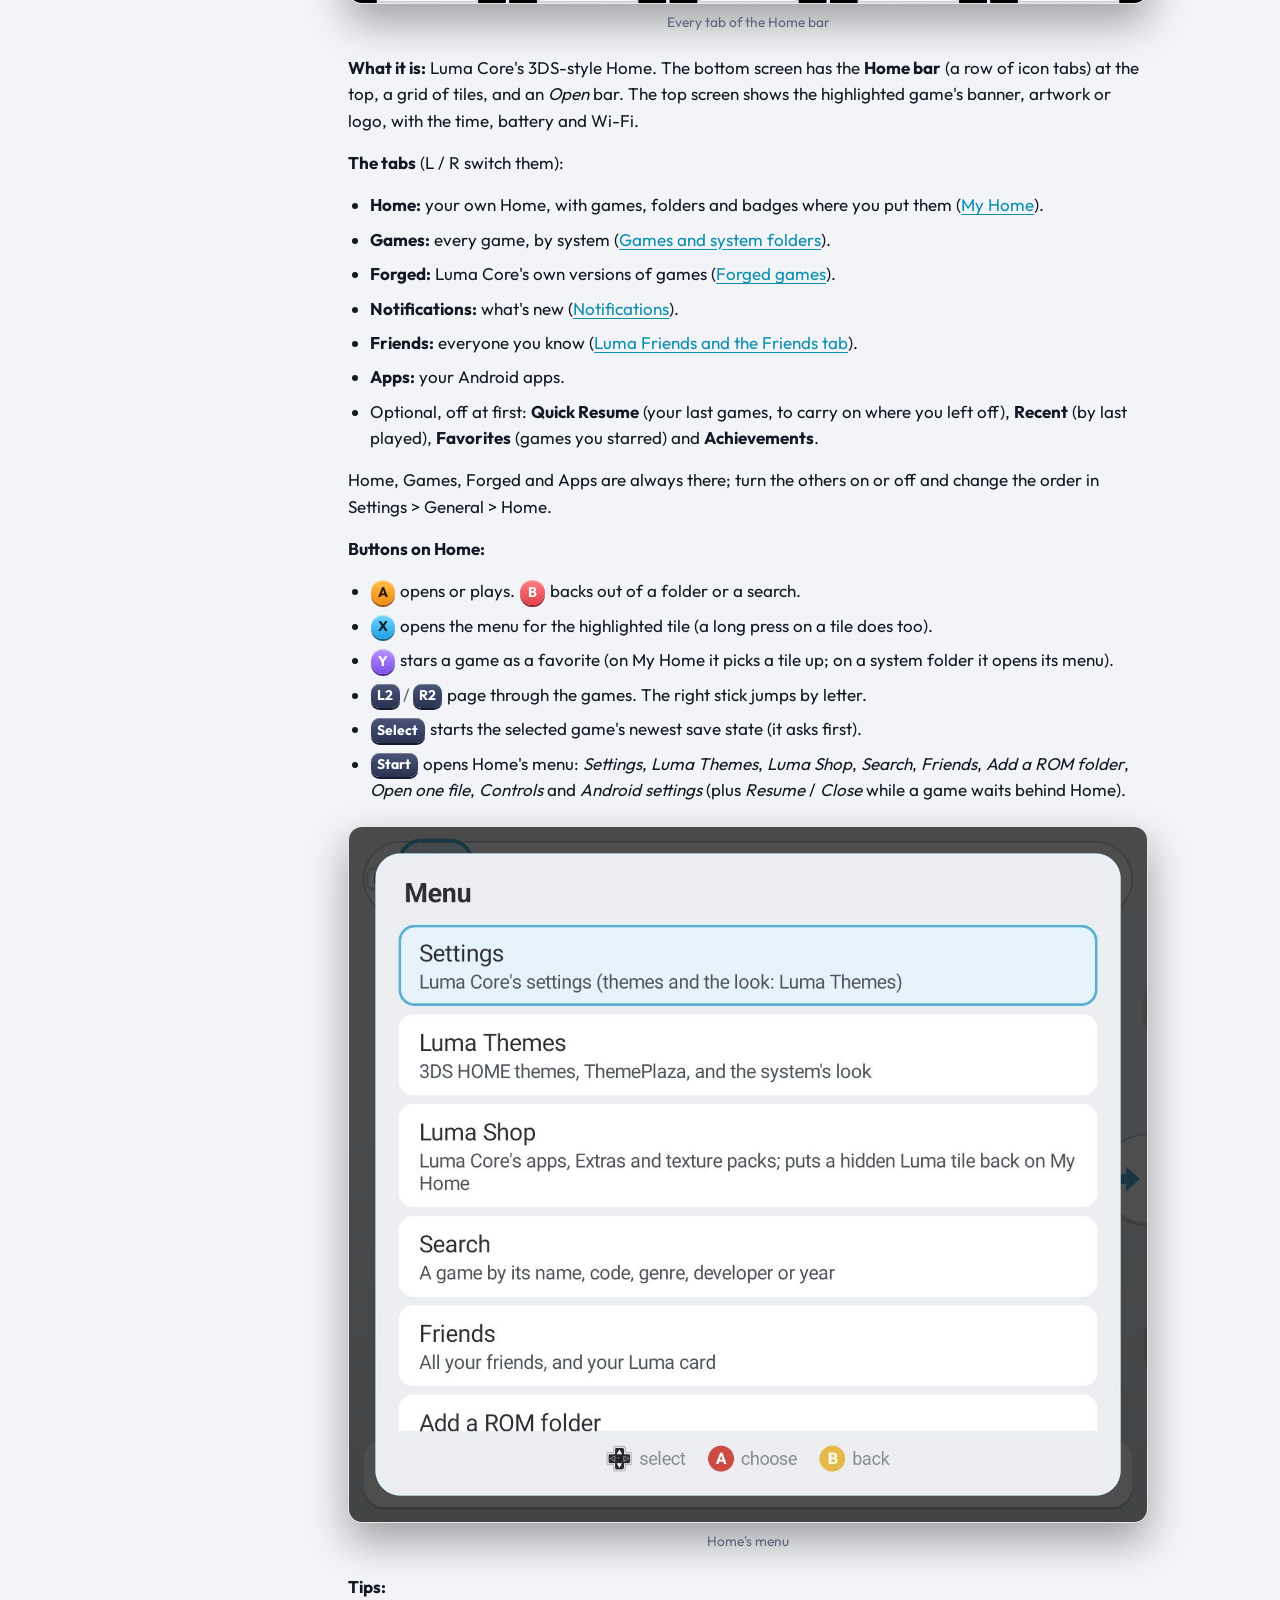
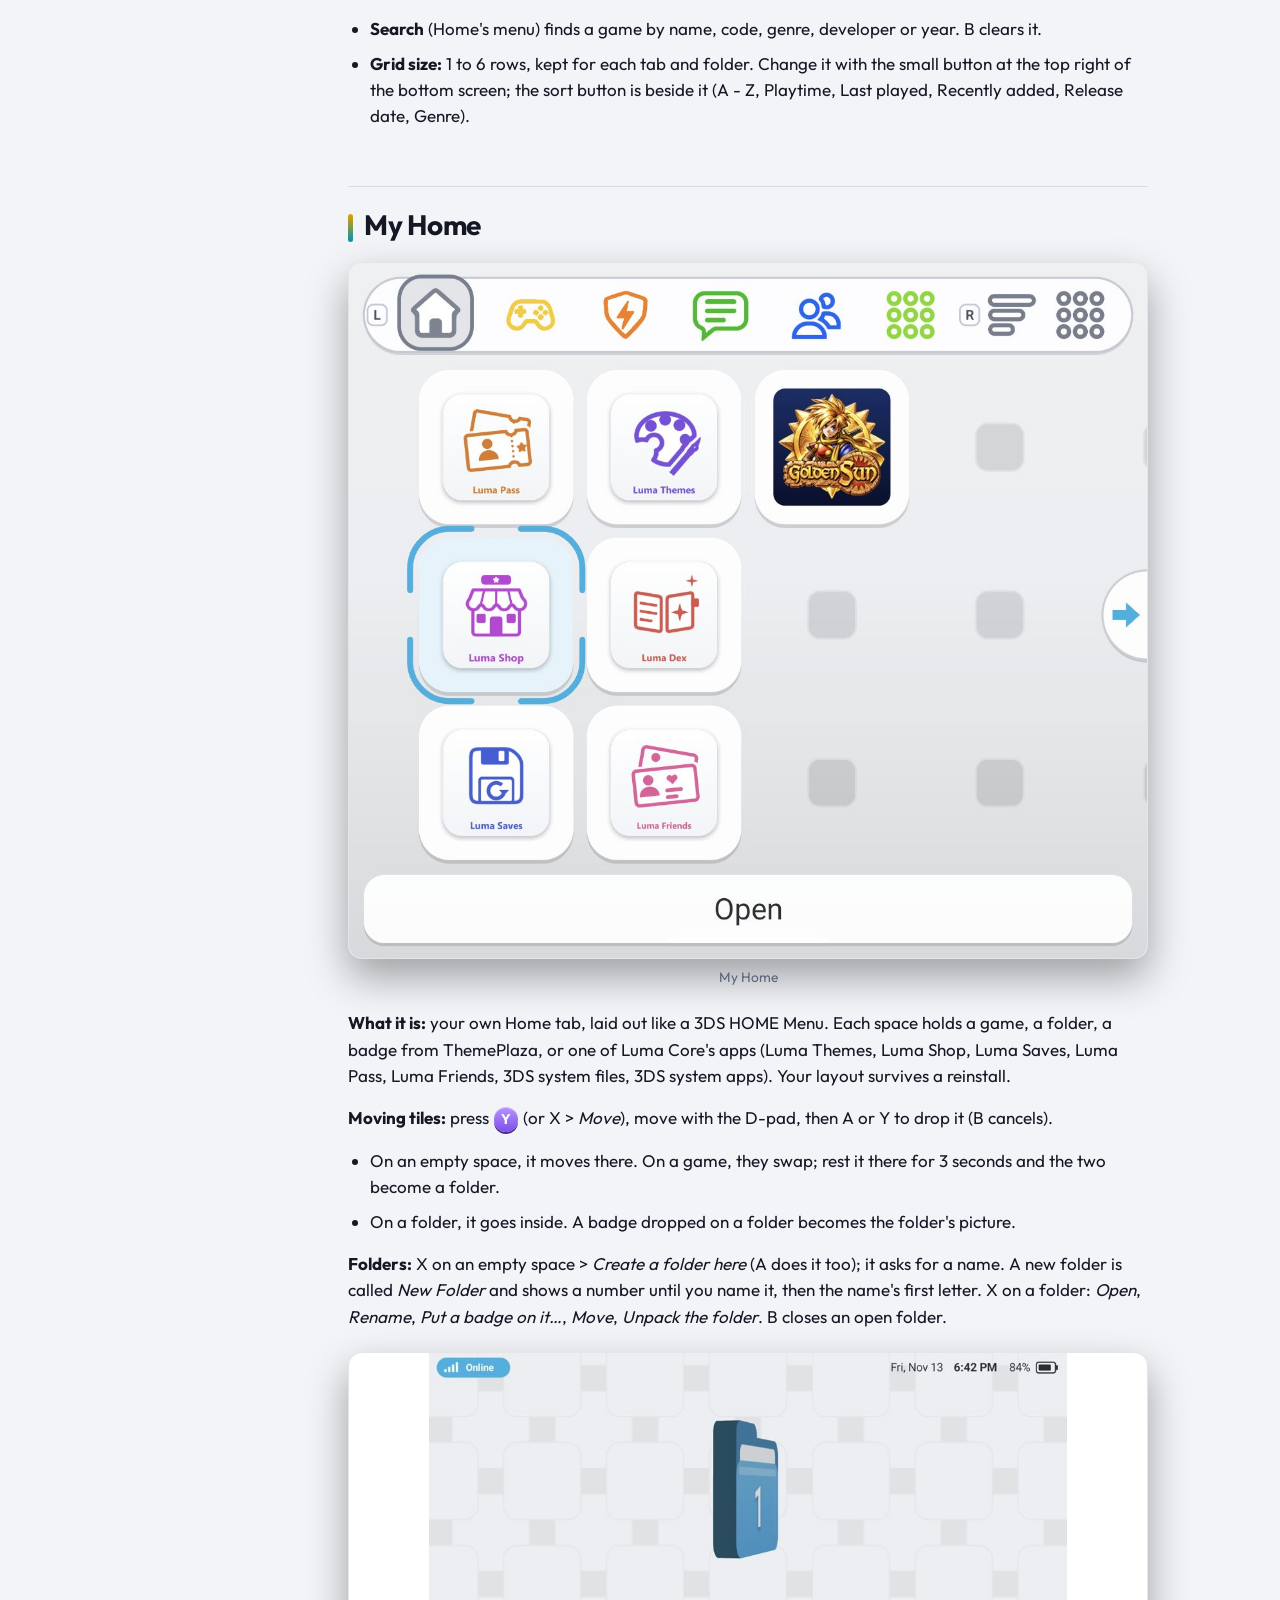
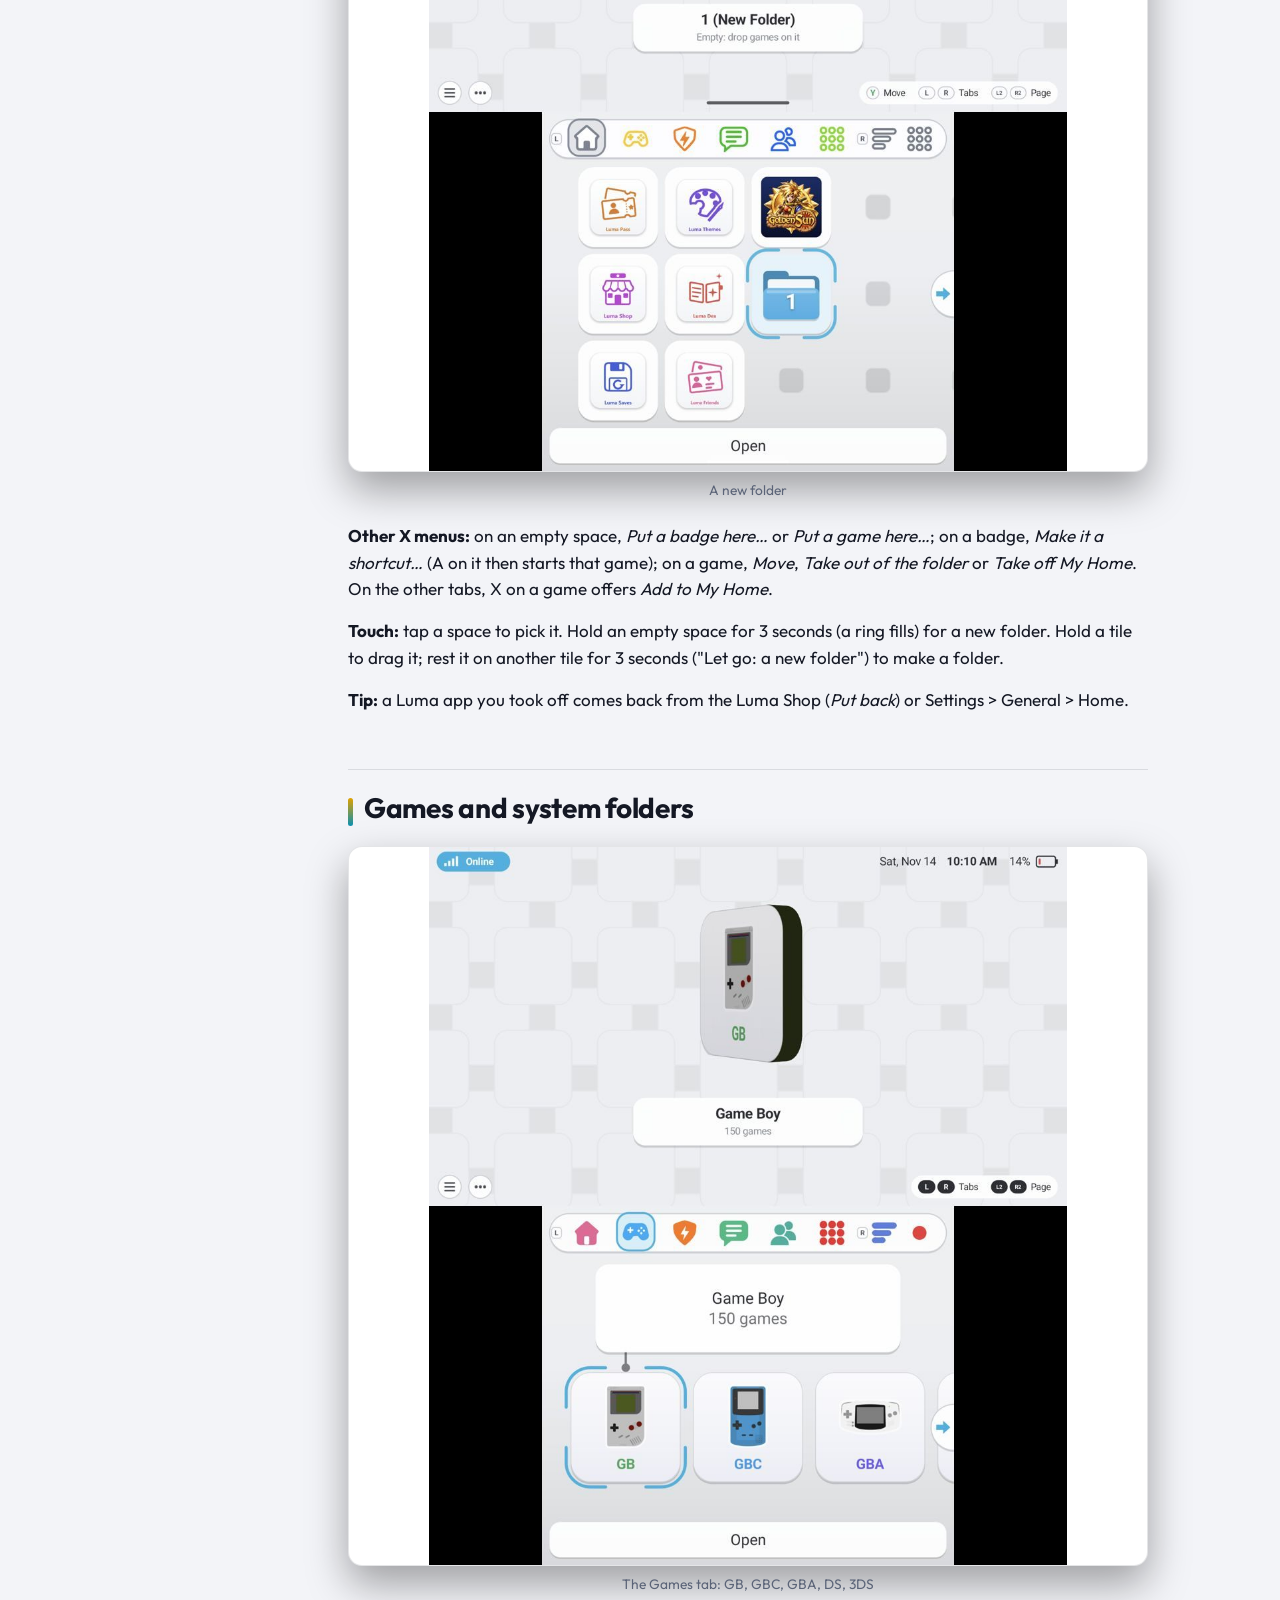
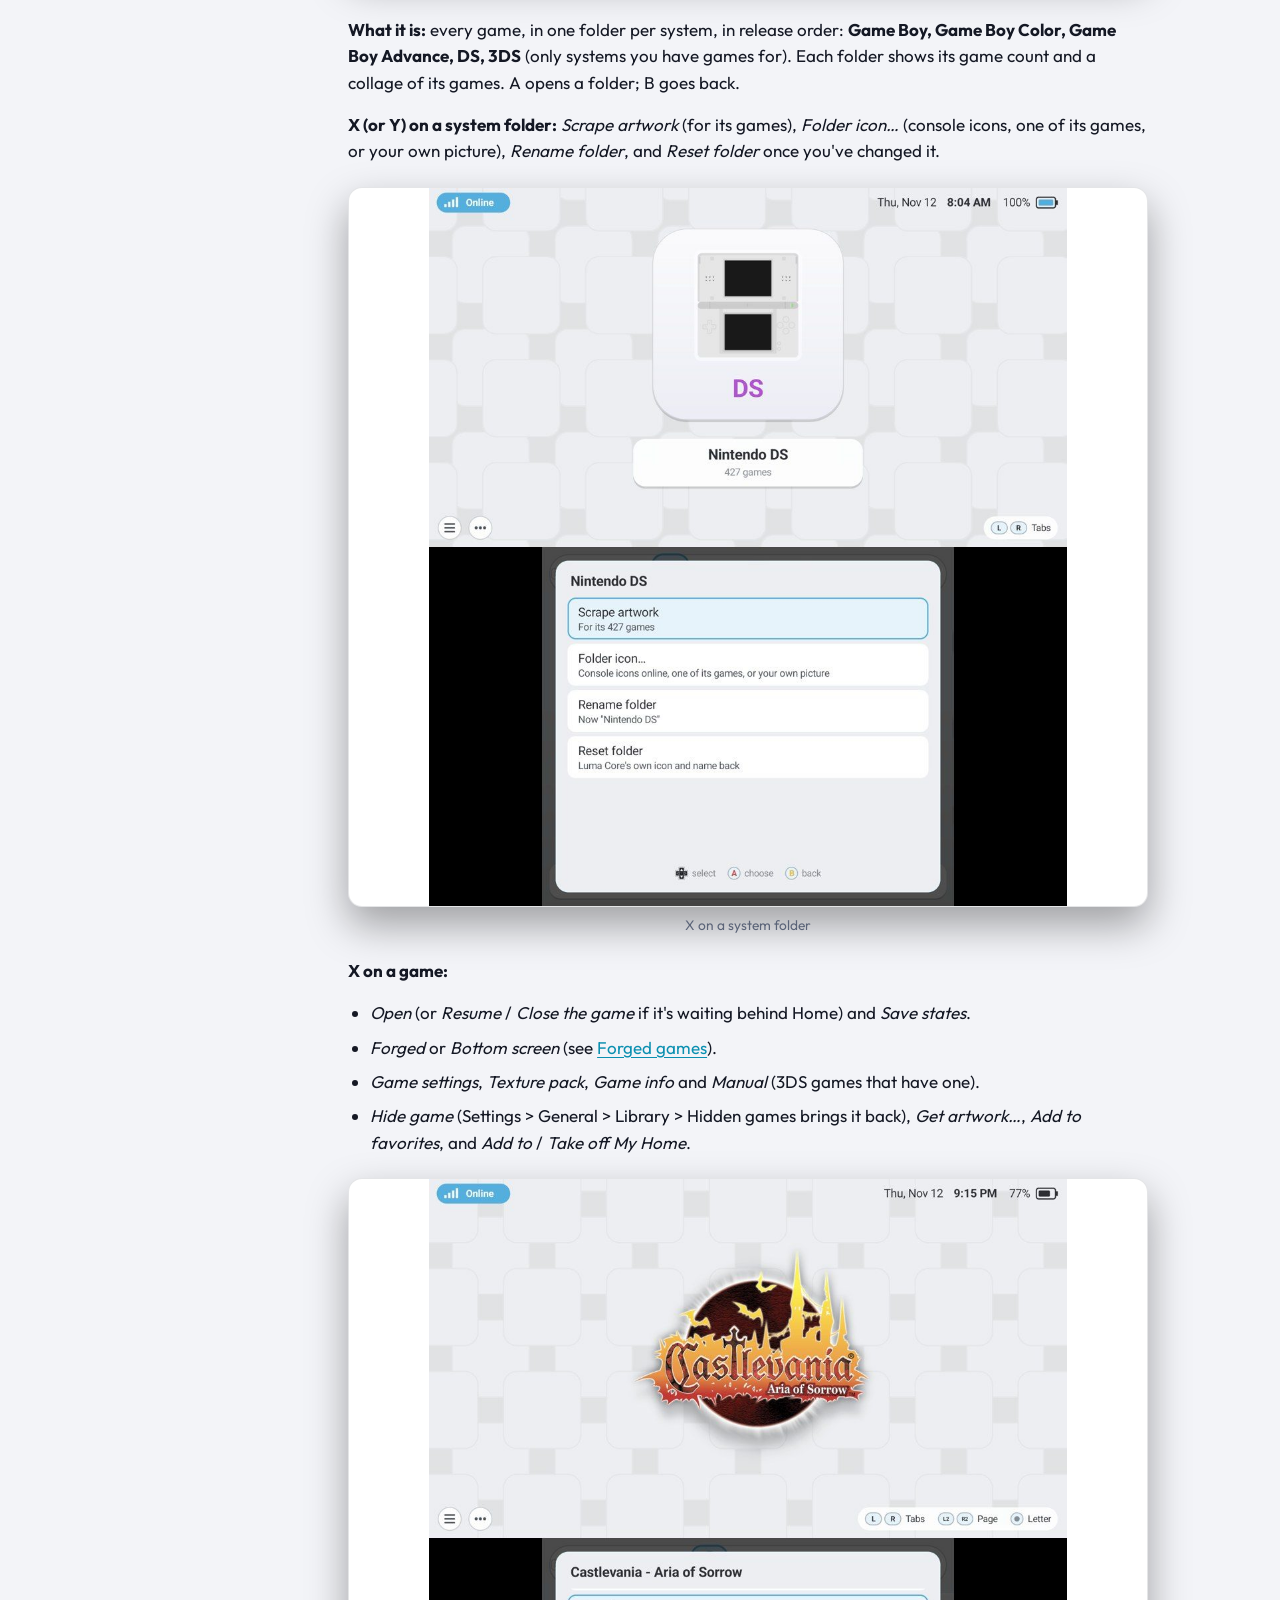
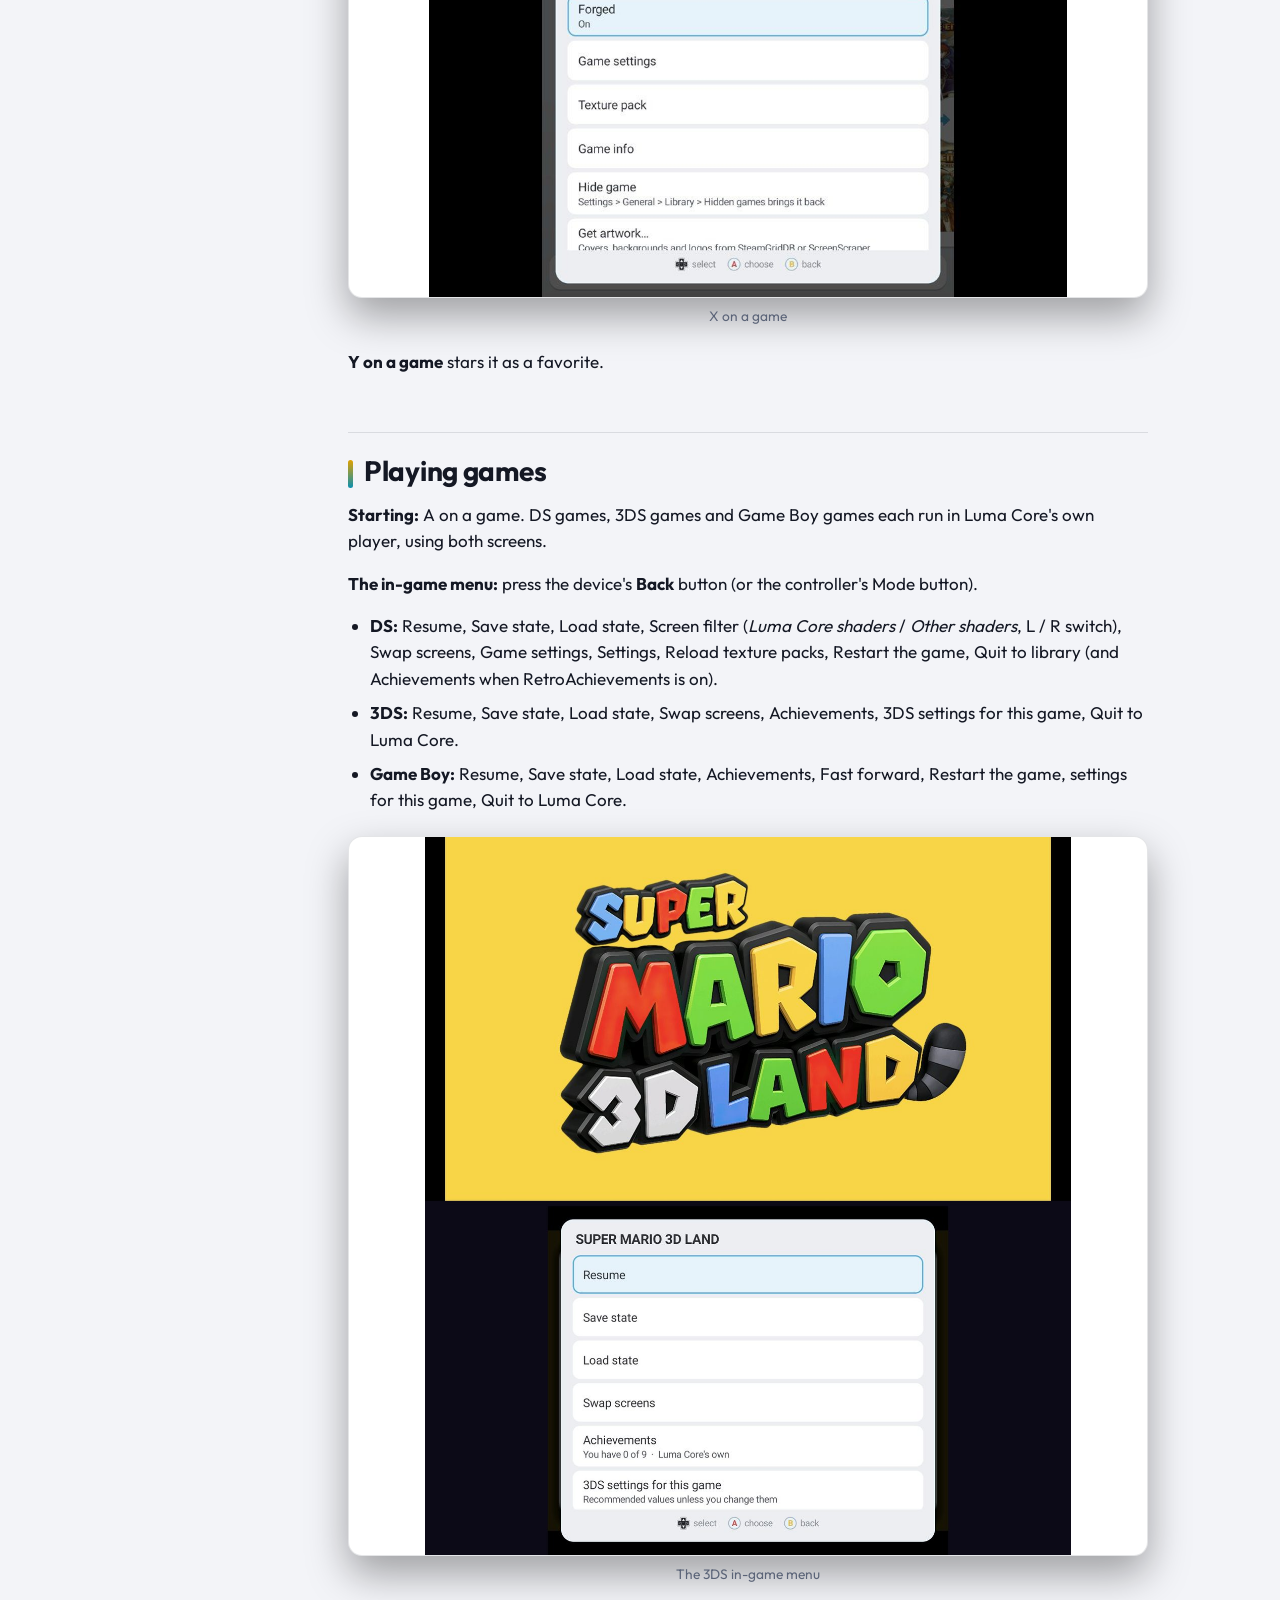
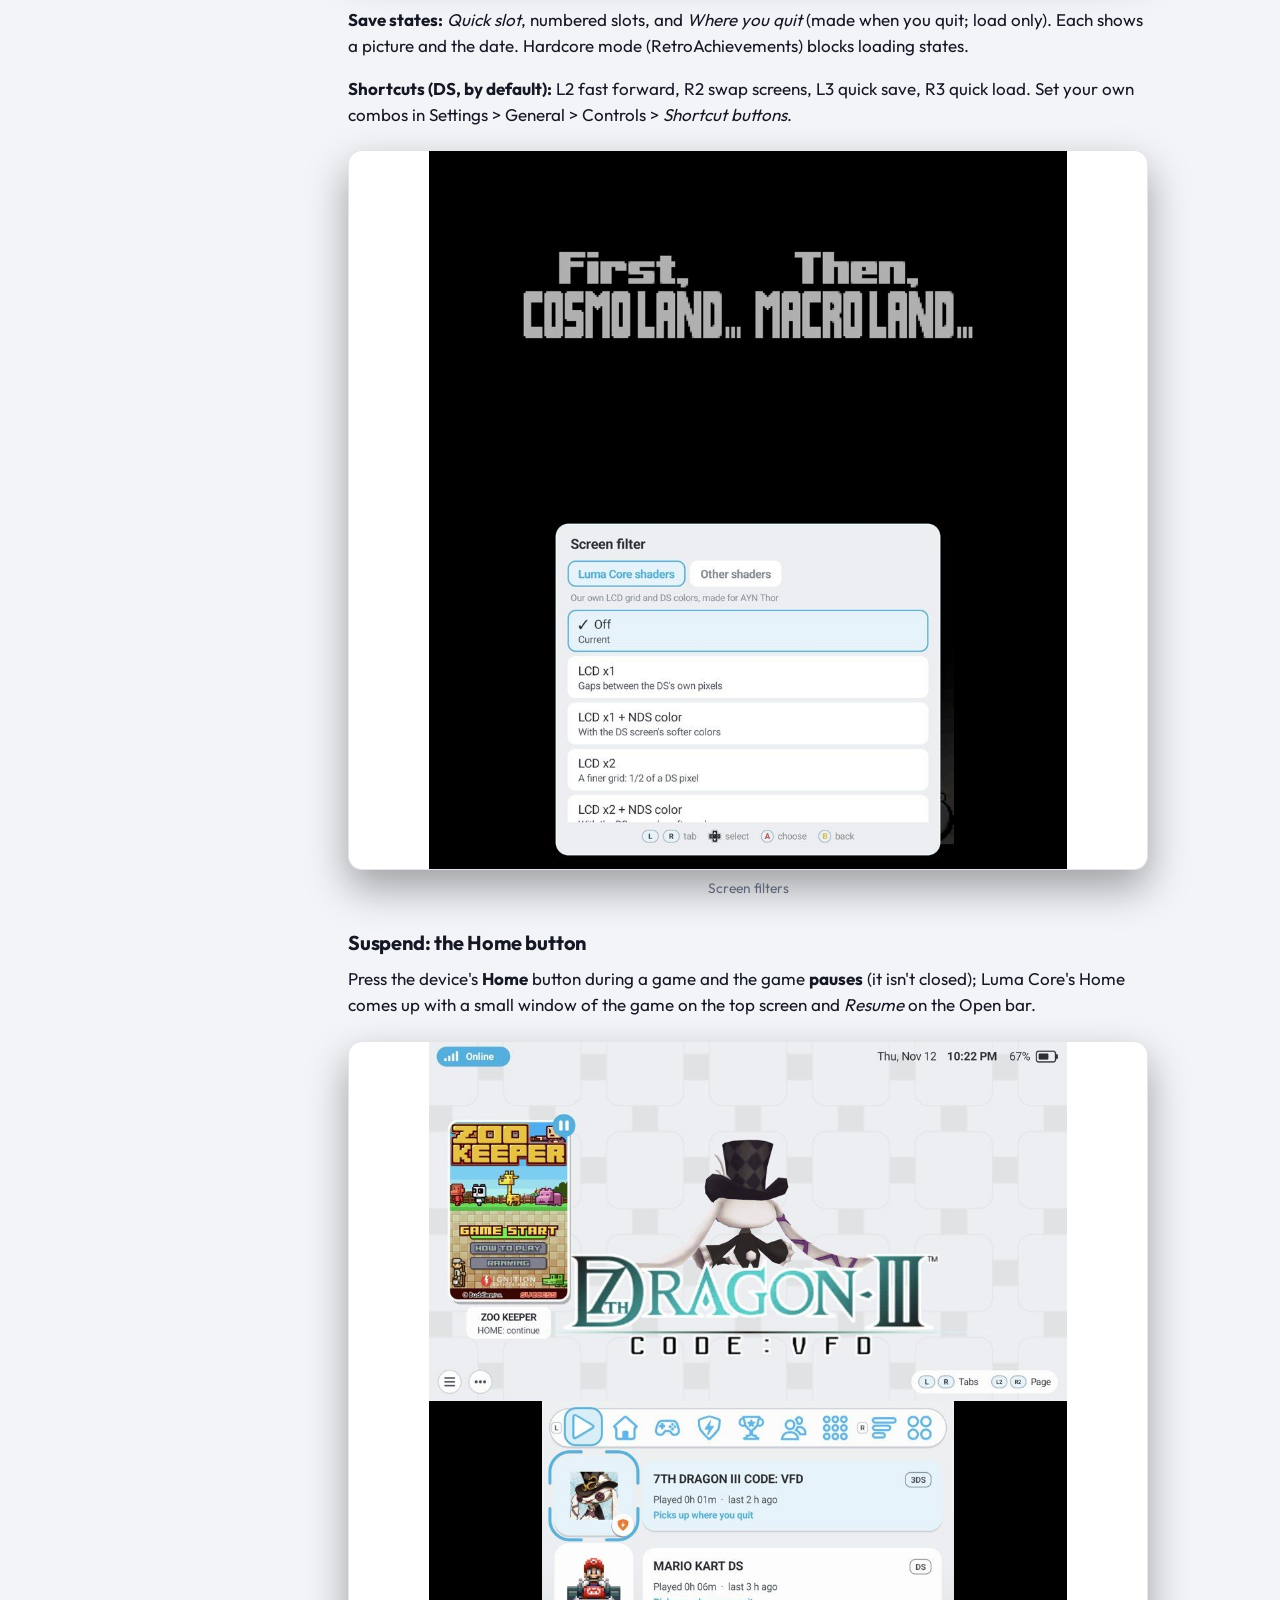
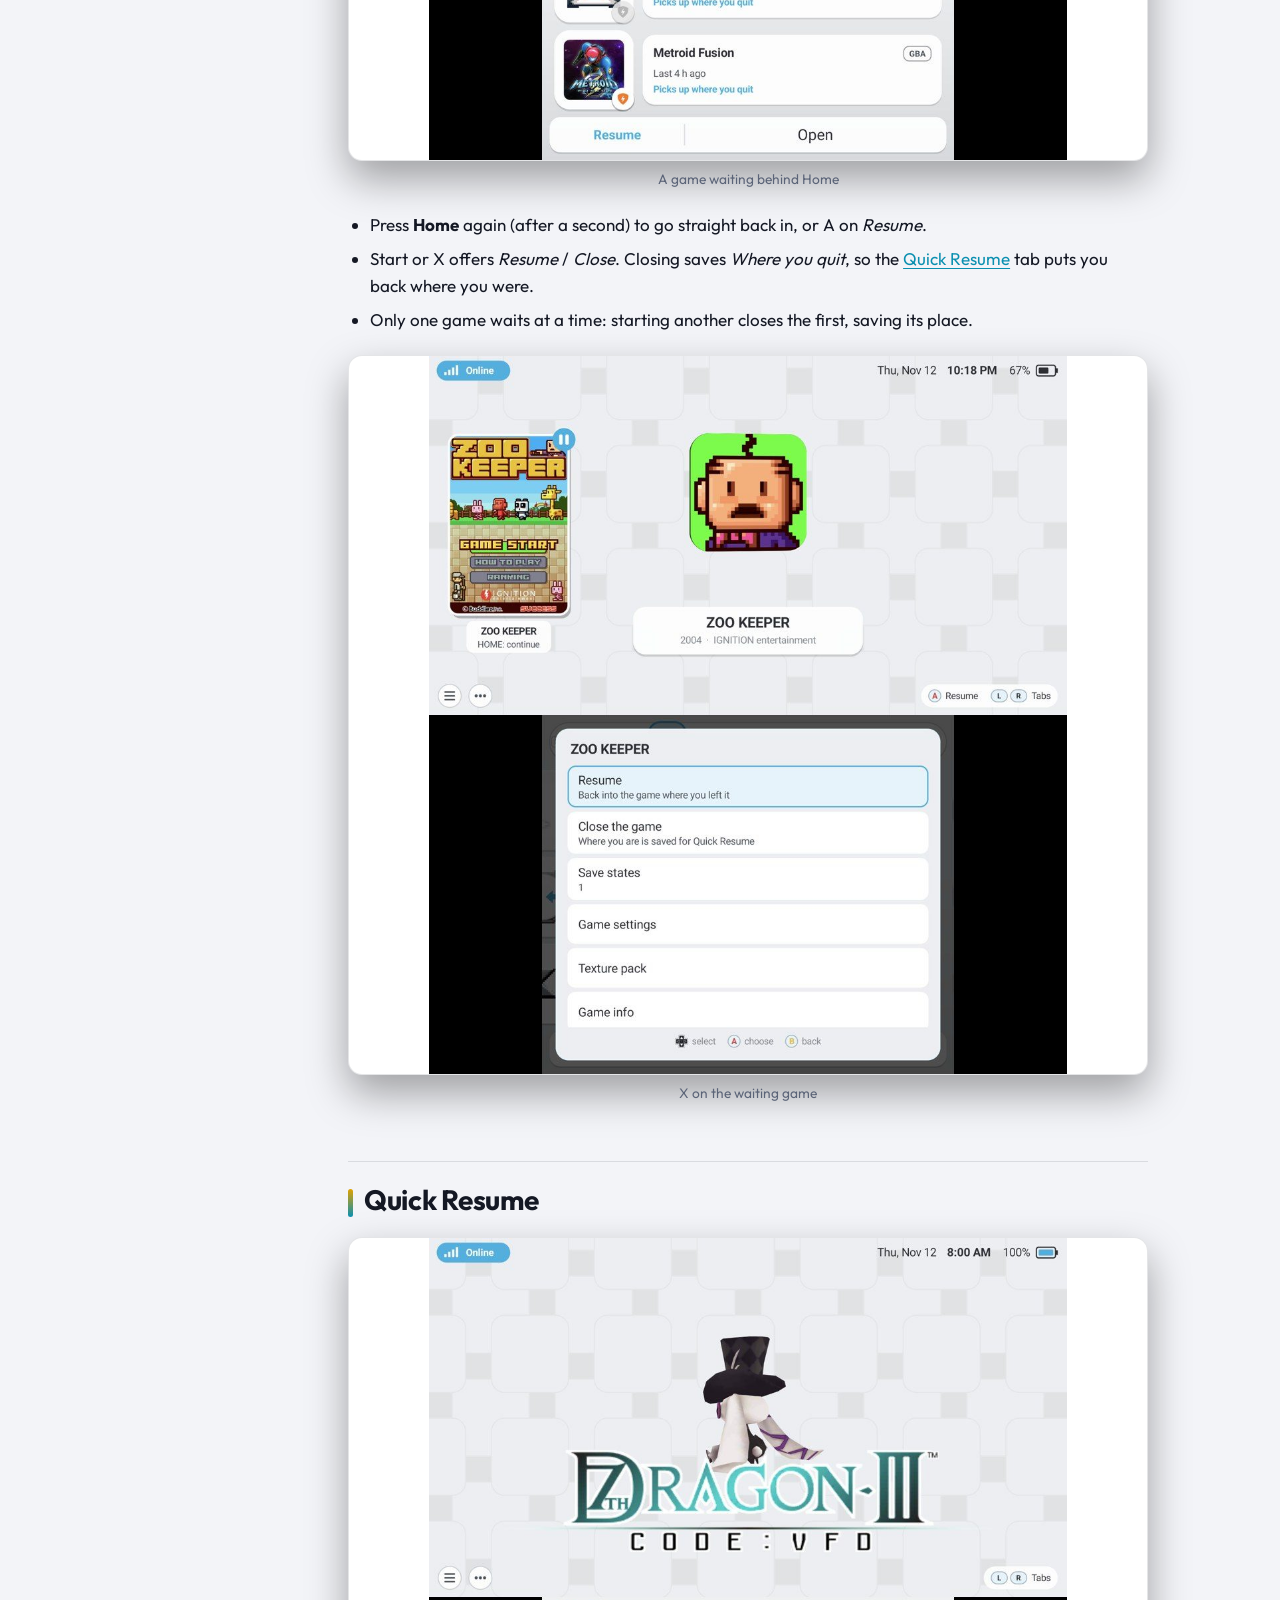
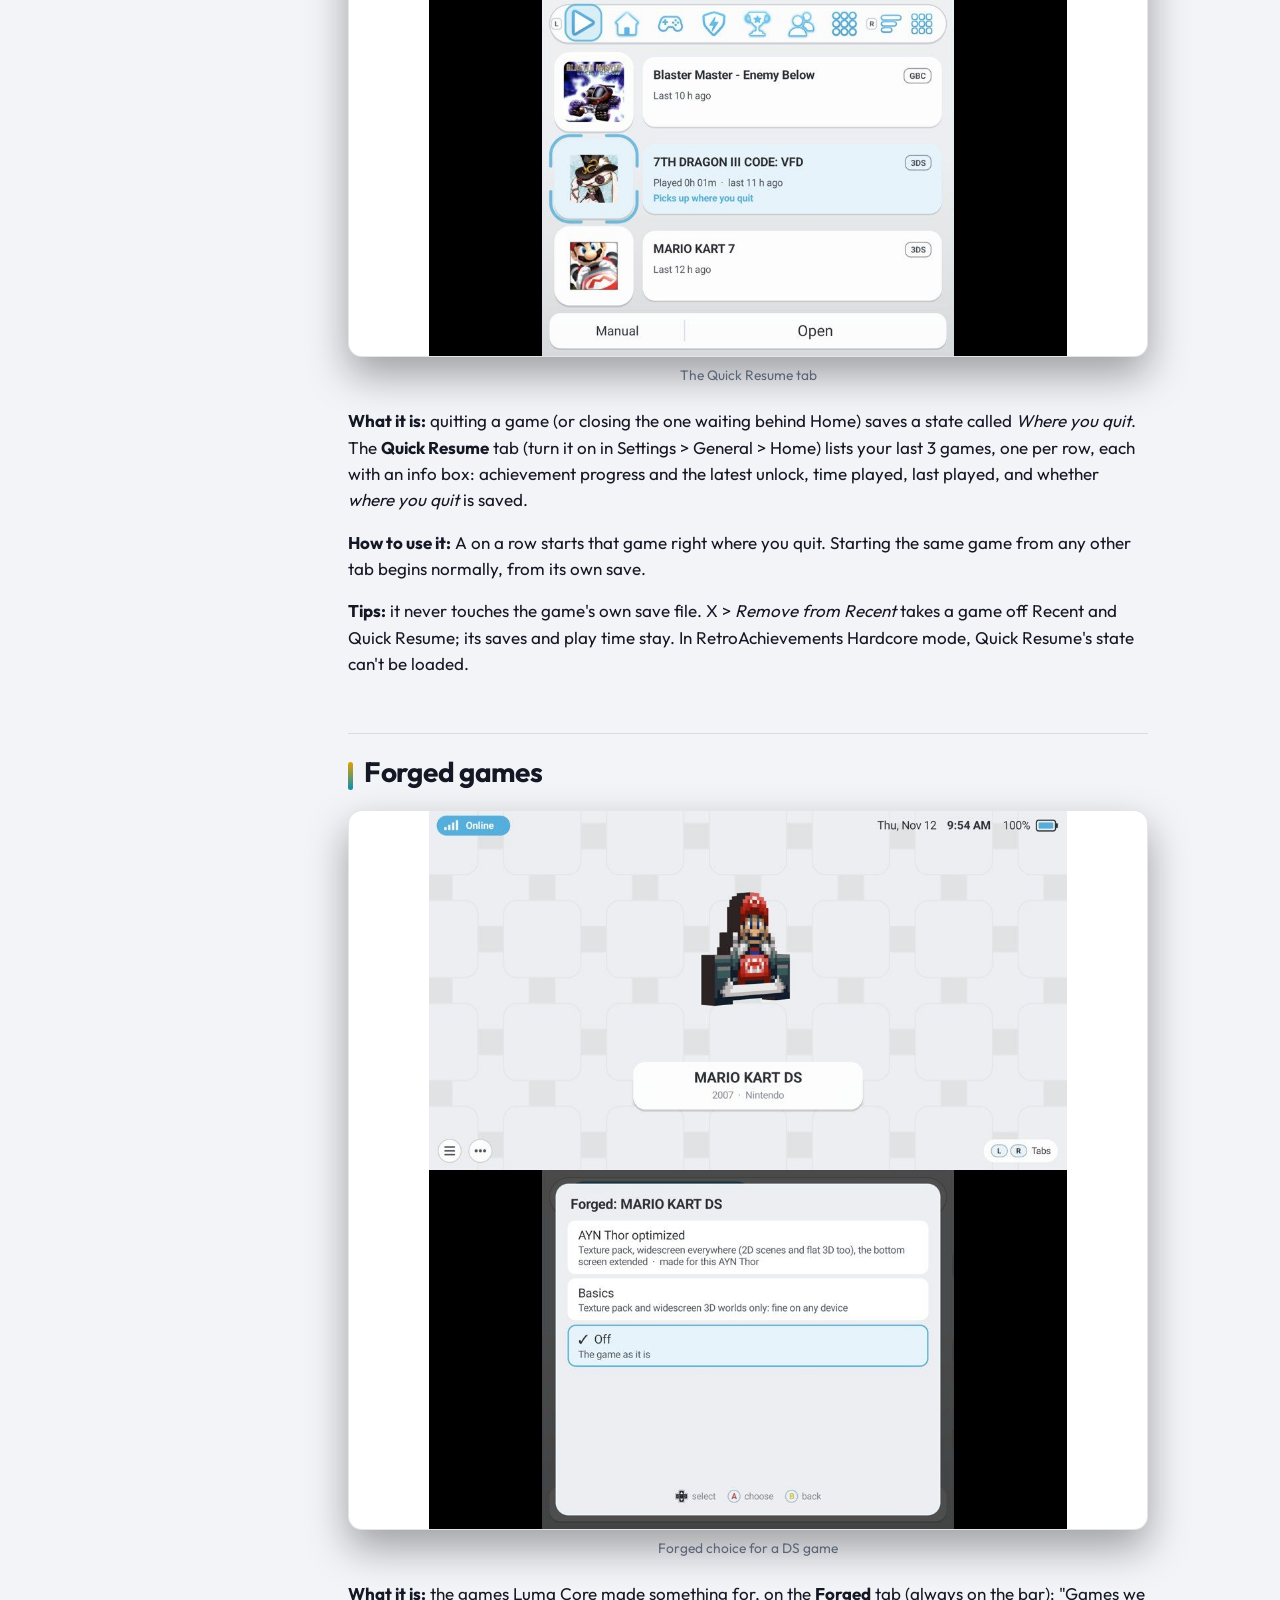
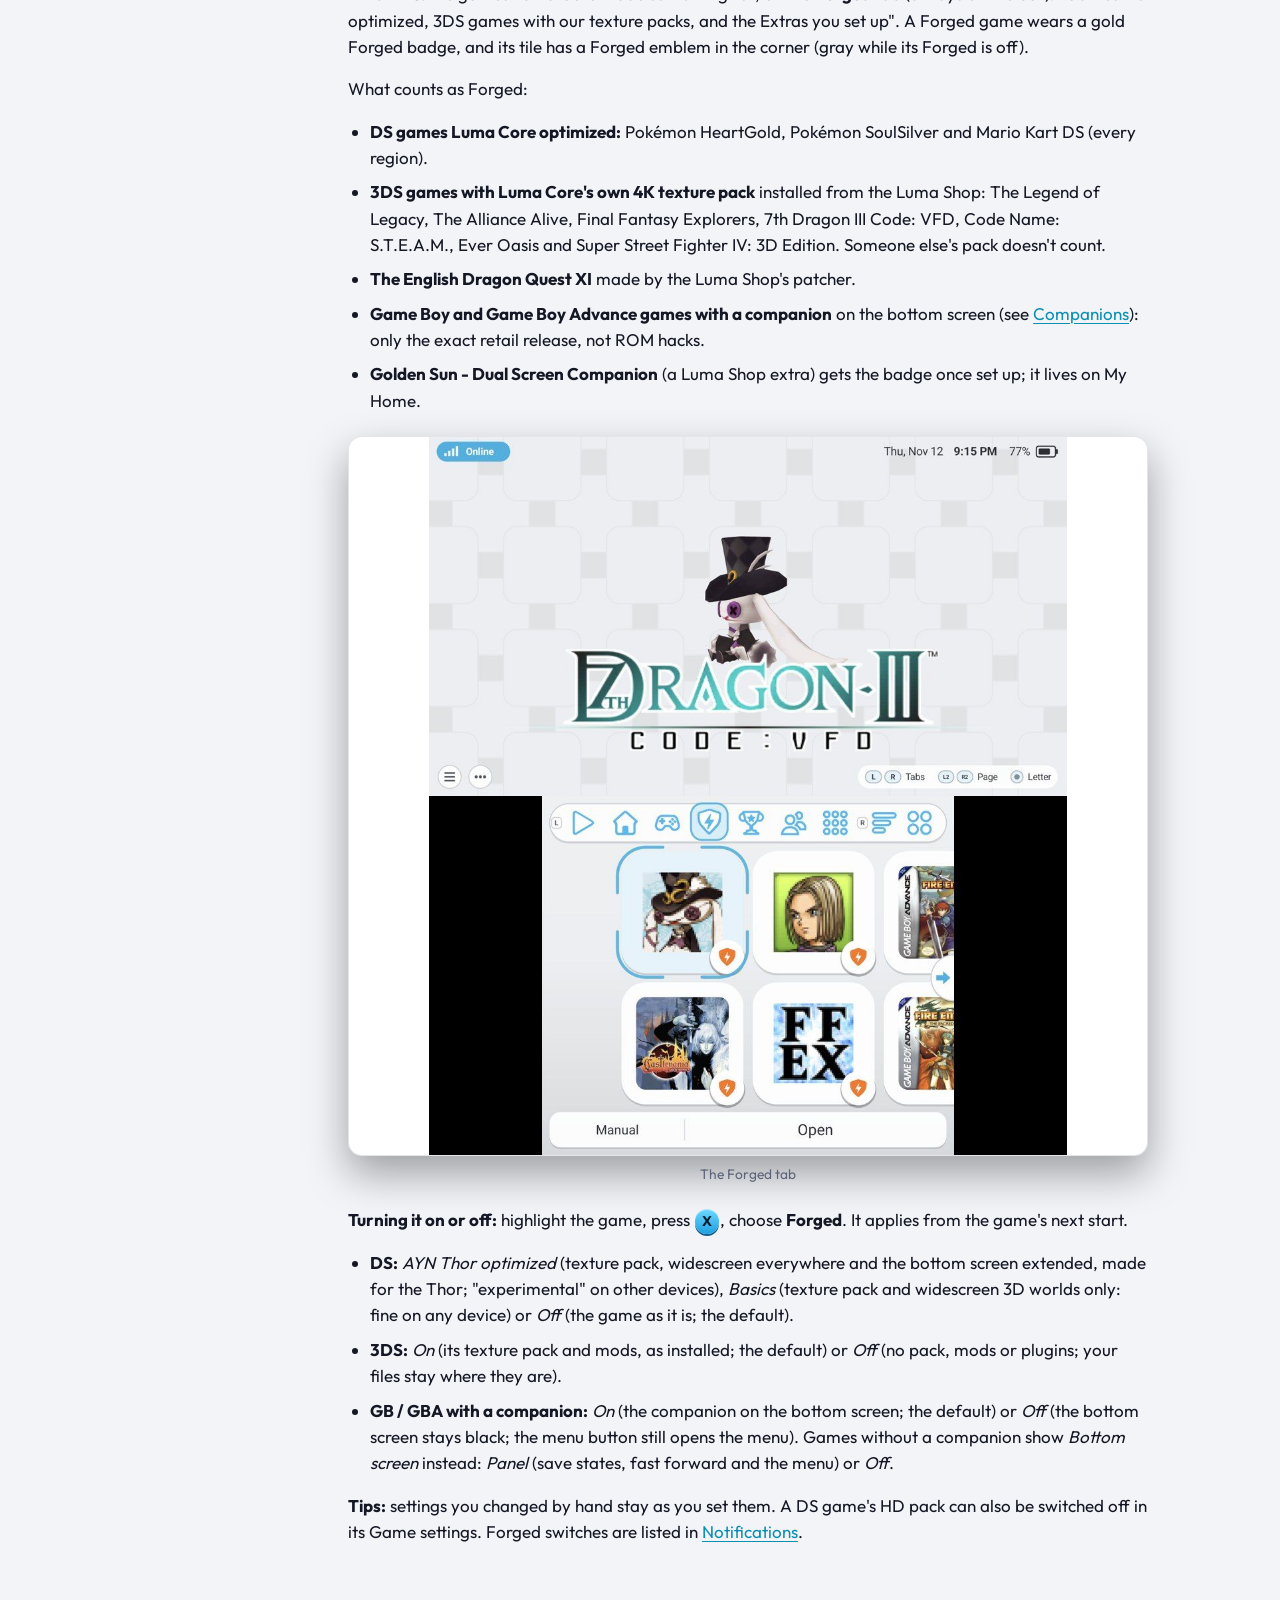
<file: guide.html>
<!doctype html>
<html lang="en">
<head>
  <meta charset="utf-8">
  <meta name="viewport" content="width=device-width, initial-scale=1">
  <title>User guide · Luma Core</title>
  <meta name="description" content="The Luma Core user guide: setup, Home, games, Luma Shop, Luma Saves, Luma Themes and more.">
  <meta name="theme-color" content="#0a0c13">
  <meta property="og:type" content="website">
  <meta property="og:site_name" content="Luma Core">
  <meta property="og:title" content="Luma Core: a 3DS-style Home for your dual-screen handheld">
  <meta property="og:description" content="Game Boy to 3DS on one shelf, both screens used everywhere, and our own 4K texture packs. Built for the AYN Thor.">
  <meta property="og:image" content="https://exhilo62.github.io/luma-core/img/logo-banner.png">
  <meta name="twitter:card" content="summary_large_image">
  <link rel="icon" href="img/logo-icon.png">
  <link rel="preconnect" href="https://fonts.googleapis.com">
  <link rel="preconnect" href="https://fonts.gstatic.com" crossorigin>
  <link href="https://fonts.googleapis.com/css2?family=Outfit:wght@300;400;600;700&display=swap" rel="stylesheet">
  <link rel="stylesheet" href="css/styles.css">
</head>
<body>
  <header class="nav">
    <div class="wrap">
      <a class="brand" href="index.html" aria-label="Luma Core home">
        <picture><source srcset="img/logo-icon.png" media="(prefers-reduced-motion: reduce)"><img src="img/logo-anim.gif" alt="" width="38" height="38"></picture>
        <img class="wordmark" src="img/wordmark.png" alt="Luma Core">
      </a>
      <nav aria-label="Sections">
        <a href="index.html#packs">3DS packs</a>
        <a href="index.html#ds">DS games</a>
        <a href="index.html#companions">Companions</a>
        <a href="index.html#apps">Apps</a>
        <a href="index.html#progress">Progress</a>
        <a href="guide.html" aria-current="page">Guide</a>
        <a href="index.html#about">About</a>
      </nav>
      <button class="icon-btn" type="button" data-theme-toggle aria-label="Switch between light and dark mode">◐</button>
    </div>
  </header>

  <main class="wrap guide-layout">
    <aside class="guide-toc">
      <label class="guide-search"><span>Search the guide</span>
        <input type="search" id="guideSearch" placeholder="Try: save states" autocomplete="off"></label>
      <p class="guide-found" id="guideFound" aria-live="polite"></p>
      <details open>
        <summary>Contents</summary>
        <nav id="toc" aria-label="Guide contents"></nav>
      </details>
    </aside>
    <article class="guide" id="guide"><p class="muted">Loading the guide…</p></article>
  </main>

  <footer>
    <div class="wrap">
      <p>© <span data-year></span> <span data-site-name></span>. A fan project, and a continuous work in progress. Texture packs are for emulators and do nothing on a real 3DS. Not affiliated with or endorsed by Nintendo or any game publisher.</p>
      <p>All game names and artwork belong to their respective owners. You need your own legally obtained copies of the games.</p>
    </div>
  </footer>

  <script src="js/data.js"></script>
  <script src="js/common.js"></script>
  <script src="js/guide.js"></script>
</body>
</html>
</file>
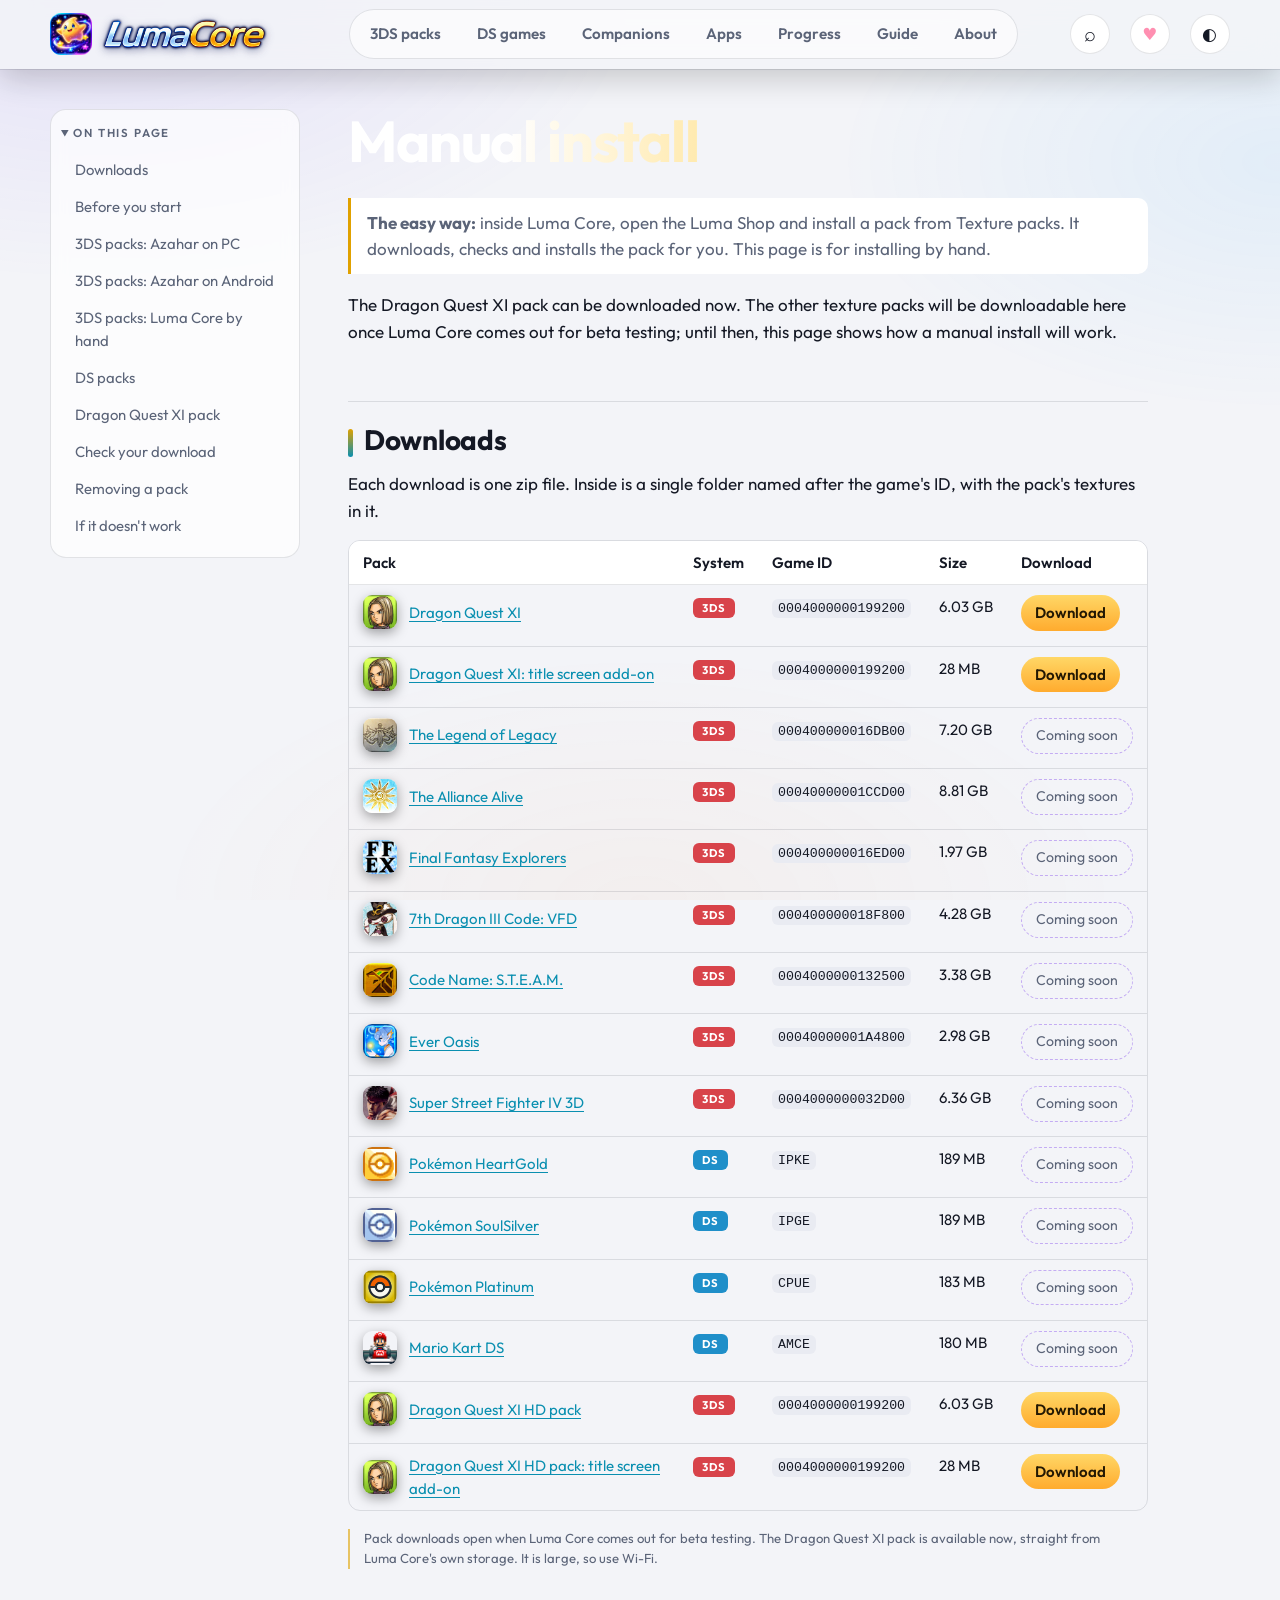
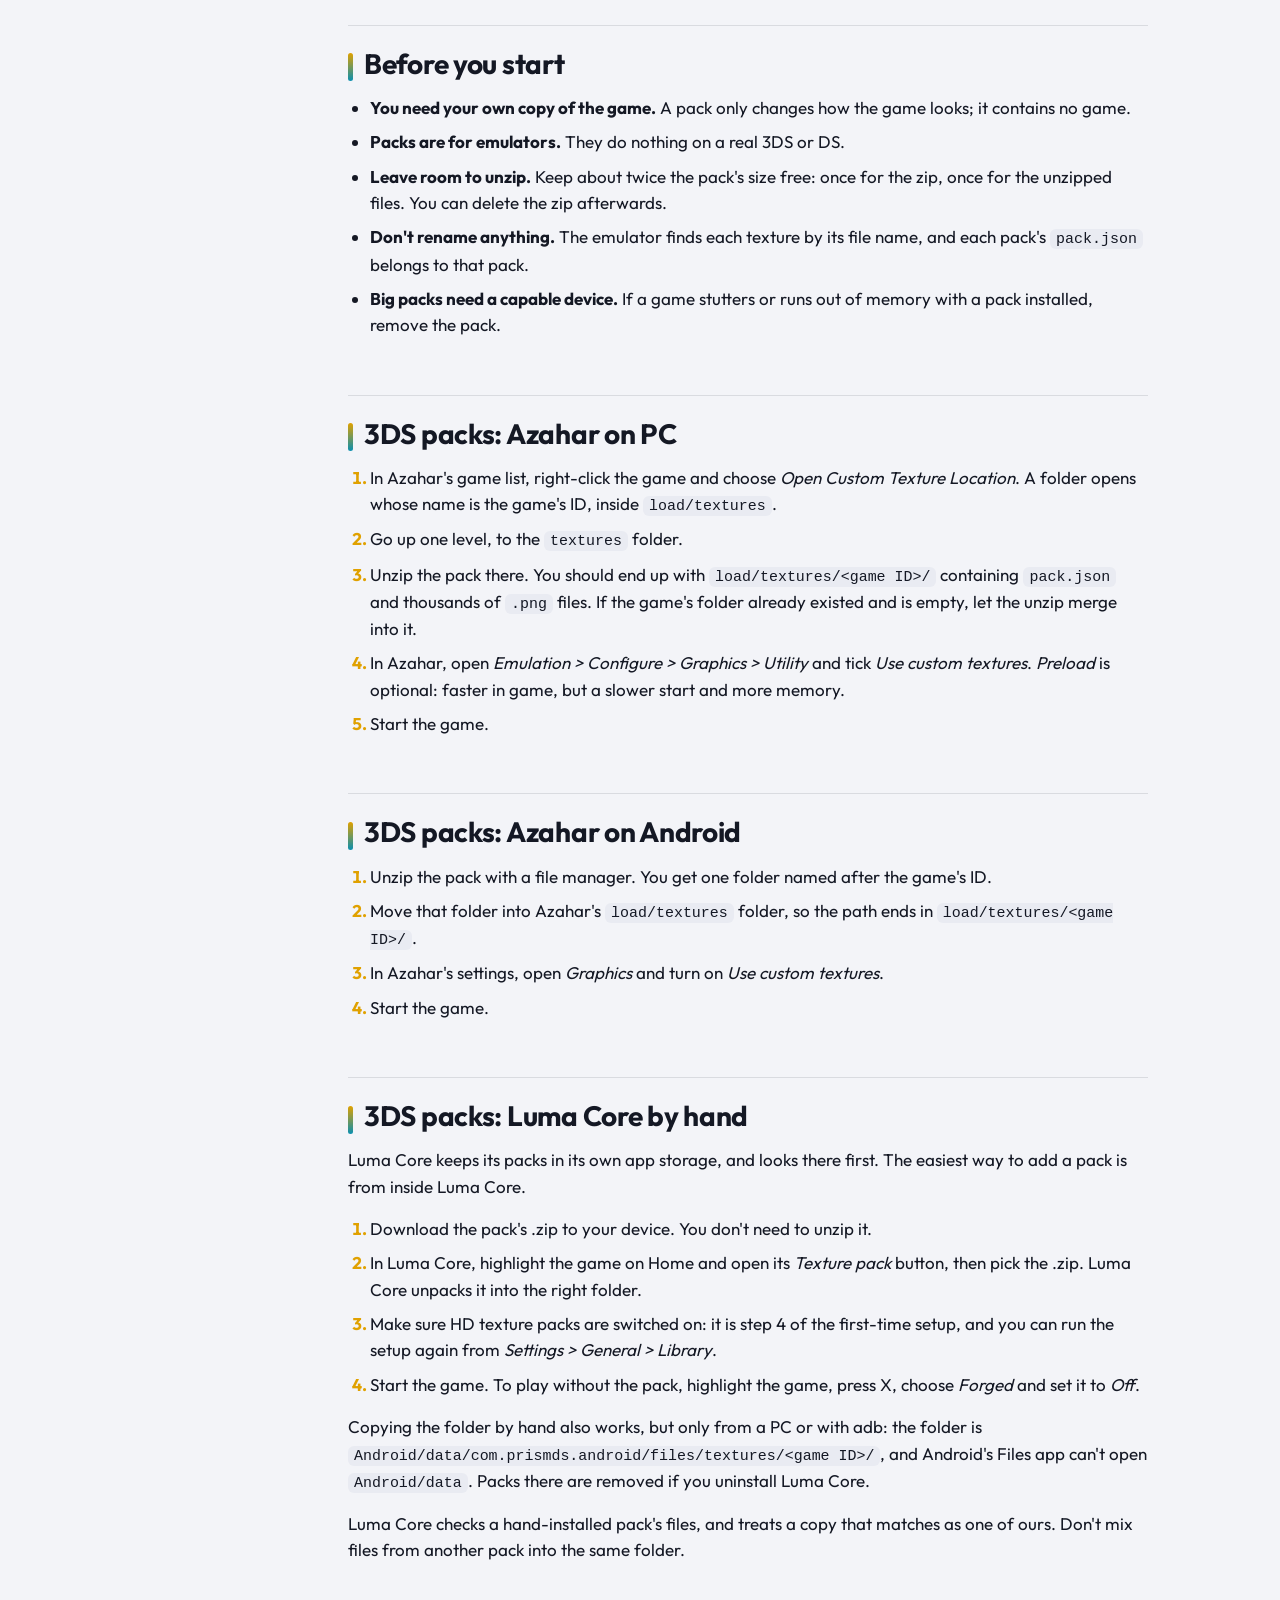
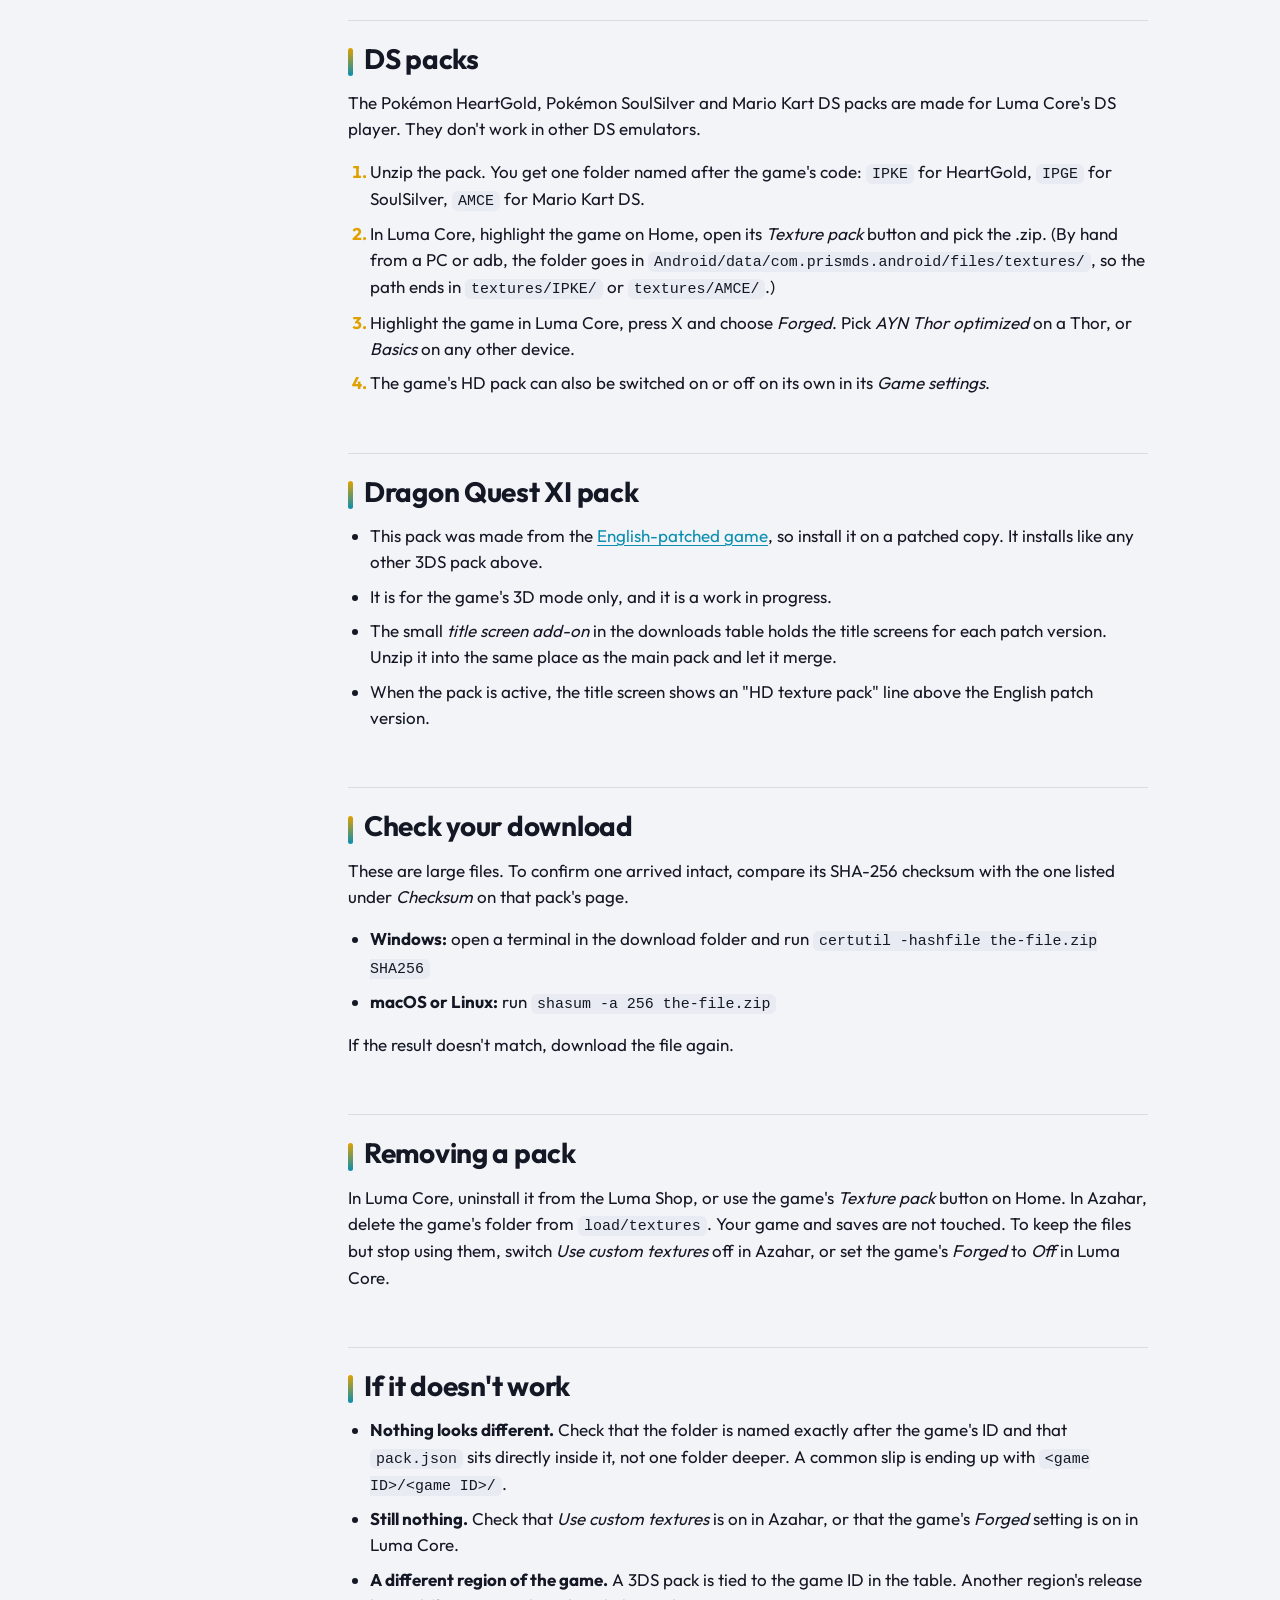
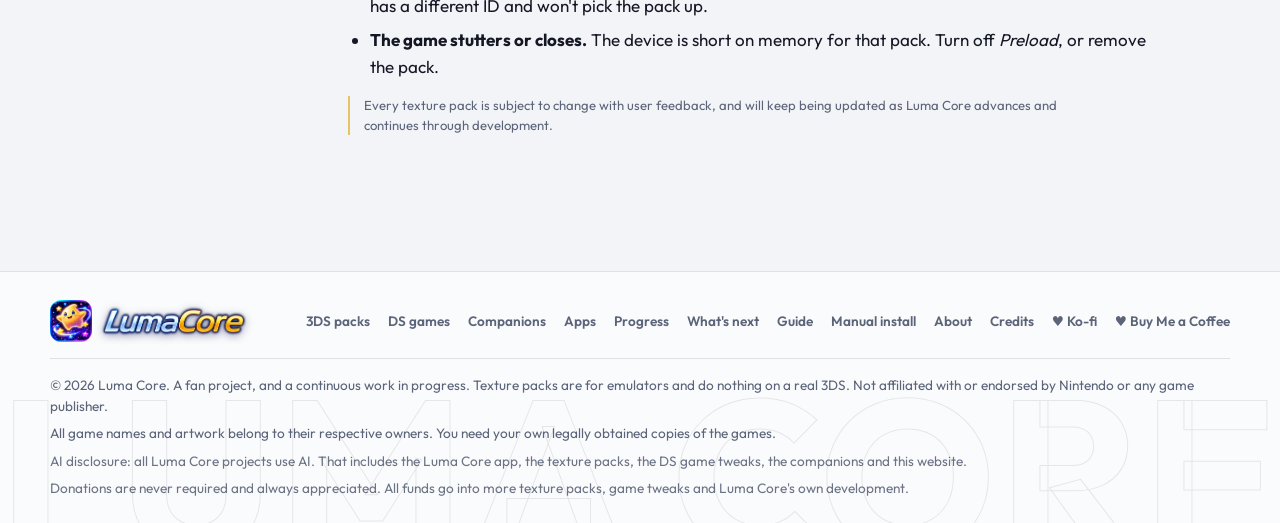
<file: install.html>
<!doctype html>
<html lang="en">
<head>
  <meta charset="utf-8">
  <meta name="viewport" content="width=device-width, initial-scale=1">
  <title>Manual install · Luma Core</title>
  <meta name="description" content="Download Luma Core's texture packs and install them by hand in Azahar or Luma Core.">
  <meta name="theme-color" content="#0a0c13">
  <meta property="og:type" content="website">
  <meta property="og:site_name" content="Luma Core">
  <meta property="og:title" content="Luma Core: a 3DS-style Home for your dual-screen handheld">
  <meta property="og:description" content="Game Boy to 3DS on one shelf, both screens used everywhere, and our own 4K texture packs. Built for the AYN Thor.">
  <meta property="og:image" content="https://exhilo62.github.io/luma-core/img/logo-banner.png">
  <meta name="twitter:card" content="summary_large_image">
  <link rel="icon" href="img/logo-icon.png">
  <link rel="preconnect" href="https://fonts.googleapis.com">
  <link rel="preconnect" href="https://fonts.gstatic.com" crossorigin>
  <link href="https://fonts.googleapis.com/css2?family=Outfit:wght@300;400;600;700&display=swap" rel="stylesheet">
  <link rel="stylesheet" href="css/styles.css">
</head>
<body>
  <header class="nav">
    <div class="wrap">
      <a class="brand" href="index.html" aria-label="Luma Core home">
        <picture><source srcset="img/logo-icon.png" media="(prefers-reduced-motion: reduce)"><img src="img/logo-anim.gif" alt="" width="38" height="38"></picture>
        <img class="wordmark" src="img/wordmark.png" alt="Luma Core">
      </a>
      <nav aria-label="Sections">
        <a href="index.html#packs">3DS packs</a>
        <a href="index.html#ds">DS games</a>
        <a href="index.html#companions">Companions</a>
        <a href="index.html#apps">Apps</a>
        <a href="index.html#progress">Progress</a>
        <a href="guide.html">Guide</a>
        <a href="index.html#about">About</a>
      </nav>
      <button class="icon-btn" type="button" data-theme-toggle aria-label="Switch between light and dark mode">◐</button>
    </div>
  </header>

  <main class="wrap guide-layout">
    <aside class="guide-toc">
      <details open>
        <summary>On this page</summary>
        <nav aria-label="Install guide contents">
          <a class="l2" href="#downloads">Downloads</a>
          <a class="l2" href="#before">Before you start</a>
          <a class="l2" href="#azahar-pc">3DS packs: Azahar on PC</a>
          <a class="l2" href="#azahar-android">3DS packs: Azahar on Android</a>
          <a class="l2" href="#luma-core">3DS packs: Luma Core by hand</a>
          <a class="l2" href="#ds">DS packs</a>
          <a class="l2" href="#dqxi">Dragon Quest XI pack</a>
          <a class="l2" href="#verify">Check your download</a>
          <a class="l2" href="#remove">Removing a pack</a>
          <a class="l2" href="#trouble">If it doesn't work</a>
        </nav>
      </details>
    </aside>

    <article class="guide">
      <h1>Manual install</h1>
      <blockquote><strong>The easy way:</strong> inside Luma Core, open the Luma Shop and install a pack from Texture packs. It downloads, checks and installs the pack for you. This page is for installing by hand.</blockquote>
      <p id="openLine">Every texture pack can also be downloaded here and installed yourself, in the Azahar emulator on a PC or Android device, or straight into Luma Core's own folder.</p>

      <h2 id="downloads">Downloads</h2>
      <p>Each download is one zip file. Inside is a single folder named after the game's ID, with the pack's textures in it.</p>
      <div class="table-wrap"><table>
        <thead><tr><th>Pack</th><th>System</th><th>Game ID</th><th>Size</th><th>Download</th></tr></thead>
        <tbody id="dlRows"></tbody>
      </table></div>
      <p class="disclaimer" id="dlNote"></p>

      <h2 id="before">Before you start</h2>
      <ul>
        <li><strong>You need your own copy of the game.</strong> A pack only changes how the game looks; it contains no game.</li>
        <li><strong>Packs are for emulators.</strong> They do nothing on a real 3DS or DS.</li>
        <li><strong>Leave room to unzip.</strong> Keep about twice the pack's size free: once for the zip, once for the unzipped files. You can delete the zip afterwards.</li>
        <li><strong>Don't rename anything.</strong> The emulator finds each texture by its file name, and each pack's <code>pack.json</code> belongs to that pack.</li>
        <li><strong>Big packs need a capable device.</strong> If a game stutters or runs out of memory with a pack installed, remove the pack.</li>
      </ul>

      <h2 id="azahar-pc">3DS packs: Azahar on PC</h2>
      <ol>
        <li>In Azahar's game list, right-click the game and choose <em>Open Custom Texture Location</em>. A folder opens whose name is the game's ID, inside <code>load/textures</code>.</li>
        <li>Go up one level, to the <code>textures</code> folder.</li>
        <li>Unzip the pack there. You should end up with <code>load/textures/&lt;game ID&gt;/</code> containing <code>pack.json</code> and thousands of <code>.png</code> files. If the game's folder already existed and is empty, let the unzip merge into it.</li>
        <li>In Azahar, open <em>Emulation &gt; Configure &gt; Graphics &gt; Utility</em> and tick <em>Use custom textures</em>. <em>Preload</em> is optional: faster in game, but a slower start and more memory.</li>
        <li>Start the game.</li>
      </ol>

      <h2 id="azahar-android">3DS packs: Azahar on Android</h2>
      <ol>
        <li>Unzip the pack with a file manager. You get one folder named after the game's ID.</li>
        <li>Move that folder into Azahar's <code>load/textures</code> folder, so the path ends in <code>load/textures/&lt;game ID&gt;/</code>.</li>
        <li>In Azahar's settings, open <em>Graphics</em> and turn on <em>Use custom textures</em>.</li>
        <li>Start the game.</li>
      </ol>

      <h2 id="luma-core">3DS packs: Luma Core by hand</h2>
      <p>Luma Core keeps its packs in its own app storage, and looks there first. The easiest way to add a pack is from inside Luma Core.</p>
      <ol>
        <li>Download the pack's .zip to your device. You don't need to unzip it.</li>
        <li>In Luma Core, highlight the game on Home and open its <em>Texture pack</em> button, then pick the .zip. Luma Core unpacks it into the right folder.</li>
        <li>Make sure HD texture packs are switched on: it is step 4 of the first-time setup, and you can run the setup again from <em>Settings &gt; General &gt; Library</em>.</li>
        <li>Start the game. To play without the pack, highlight the game, press X, choose <em>Forged</em> and set it to <em>Off</em>.</li>
      </ol>
      <p>Copying the folder by hand also works, but only from a PC or with adb: the folder is <code>Android/data/com.prismds.android/files/textures/&lt;game ID&gt;/</code>, and Android's Files app can't open <code>Android/data</code>. Packs there are removed if you uninstall Luma Core.</p>
      <p>Luma Core checks a hand-installed pack's files, and treats a copy that matches as one of ours. Don't mix files from another pack into the same folder.</p>

      <h2 id="ds">DS packs</h2>
      <p>The Pokémon HeartGold, Pokémon SoulSilver and Mario Kart DS packs are made for Luma Core's DS player. They don't work in other DS emulators.</p>
      <ol>
        <li>Unzip the pack. You get one folder named after the game's code: <code>IPKE</code> for HeartGold, <code>IPGE</code> for SoulSilver, <code>AMCE</code> for Mario Kart DS.</li>
        <li>In Luma Core, highlight the game on Home, open its <em>Texture pack</em> button and pick the .zip. (By hand from a PC or adb, the folder goes in <code>Android/data/com.prismds.android/files/textures/</code>, so the path ends in <code>textures/IPKE/</code> or <code>textures/AMCE/</code>.)</li>
        <li>Highlight the game in Luma Core, press X and choose <em>Forged</em>. Pick <em>AYN Thor optimized</em> on a Thor, or <em>Basics</em> on any other device.</li>
        <li>The game's HD pack can also be switched on or off on its own in its <em>Game settings</em>.</li>
      </ol>

      <h2 id="dqxi">Dragon Quest XI pack</h2>
      <ul>
        <li>This pack was made from the <a href="project.html?id=dqxi-english-patch">English-patched game</a>, so install it on a patched copy. It installs like any other 3DS pack above.</li>
        <li>It is for the game's 3D mode only, and it is a work in progress.</li>
        <li>The small <em>title screen add-on</em> in the downloads table holds the title screens for each patch version. Unzip it into the same place as the main pack and let it merge.</li>
        <li>When the pack is active, the title screen shows an "HD texture pack" line above the English patch version.</li>
      </ul>

      <h2 id="verify">Check your download</h2>
      <p>These are large files. To confirm one arrived intact, compare its SHA-256 checksum with the one listed under <em>Checksum</em> on that pack's page.</p>
      <ul>
        <li><strong>Windows:</strong> open a terminal in the download folder and run <code>certutil -hashfile the-file.zip SHA256</code></li>
        <li><strong>macOS or Linux:</strong> run <code>shasum -a 256 the-file.zip</code></li>
      </ul>
      <p>If the result doesn't match, download the file again.</p>

      <h2 id="remove">Removing a pack</h2>
      <p>In Luma Core, uninstall it from the Luma Shop, or use the game's <em>Texture pack</em> button on Home. In Azahar, delete the game's folder from <code>load/textures</code>. Your game and saves are not touched. To keep the files but stop using them, switch <em>Use custom textures</em> off in Azahar, or set the game's <em>Forged</em> to <em>Off</em> in Luma Core.</p>

      <h2 id="trouble">If it doesn't work</h2>
      <ul>
        <li><strong>Nothing looks different.</strong> Check that the folder is named exactly after the game's ID and that <code>pack.json</code> sits directly inside it, not one folder deeper. A common slip is ending up with <code>&lt;game ID&gt;/&lt;game ID&gt;/</code>.</li>
        <li><strong>Still nothing.</strong> Check that <em>Use custom textures</em> is on in Azahar, or that the game's <em>Forged</em> setting is on in Luma Core.</li>
        <li><strong>A different region of the game.</strong> A 3DS pack is tied to the game ID in the table. Another region's release has a different ID and won't pick the pack up.</li>
        <li><strong>The game stutters or closes.</strong> The device is short on memory for that pack. Turn off <em>Preload</em>, or remove the pack.</li>
      </ul>
      <p class="disclaimer" id="packDisclaimer"></p>
    </article>
  </main>

  <footer>
    <div class="wrap">
      <p>© <span data-year></span> <span data-site-name></span>. A fan project, and a continuous work in progress. Texture packs are for emulators and do nothing on a real 3DS. Not affiliated with or endorsed by Nintendo or any game publisher.</p>
      <p>All game names and artwork belong to their respective owners. You need your own legally obtained copies of the games.</p>
    </div>
  </footer>

  <script src="js/data.js"></script>
  <script src="js/common.js"></script>
  <script>
    (function () {
      const { site, projects } = window.LUMA;
      const UI = window.LumaUI;
      const rows = [];
      projects.forEach((p) => {
        if (!p.pack) return;
        const name = p.category === "app" ? p.title.replace(" English Patch", "") + " HD pack" : p.title;
        rows.push([name, p.pack, p.id, p.images.icon]);
        if (p.pack.addon) rows.push([name + ": title screen add-on", Object.assign({ system: p.pack.system, code: p.pack.code, open: p.pack.open }, p.pack.addon), p.id, p.images.icon]);
      });
      document.getElementById("dlRows").innerHTML = rows.map(([name, k, id, icon]) =>
        `<tr><td><a class="dl-name" href="project.html?id=${id}">${icon ? `<img src="${icon}" alt="" loading="lazy">` : `<span class="dl-noicon" aria-hidden="true"></span>`}<span>${UI.esc(name)}</span></a></td><td><span class="sys ${k.system.toLowerCase()}">${k.system}</span></td><td><code>${k.code}</code></td><td>${k.size}</td>` +
        `<td>${site.downloadsOpen || k.open ? `<a class="dl" href="${site.packHost}/${k.file}">Download</a>` : `<span class="dl-soon">Coming soon</span>`}</td></tr>`).join("");
      document.getElementById("dlNote").textContent = site.downloadsOpen
        ? "Downloads come straight from Luma Core's own storage. They are large, so use Wi-Fi; an interrupted download can be resumed by most browsers and download managers."
        : site.downloadsNote + " The Dragon Quest XI pack is available now, straight from Luma Core's own storage. It is large, so use Wi-Fi.";
      if (!site.downloadsOpen) {
        document.getElementById("openLine").textContent = "The Dragon Quest XI pack can be downloaded now. The other texture packs will be downloadable here once Luma Core comes out for beta testing; until then, this page shows how a manual install will work.";
      }
      document.getElementById("packDisclaimer").textContent = site.disclaimers.texture;
    })();
  </script>
</body>
</html>
</file>
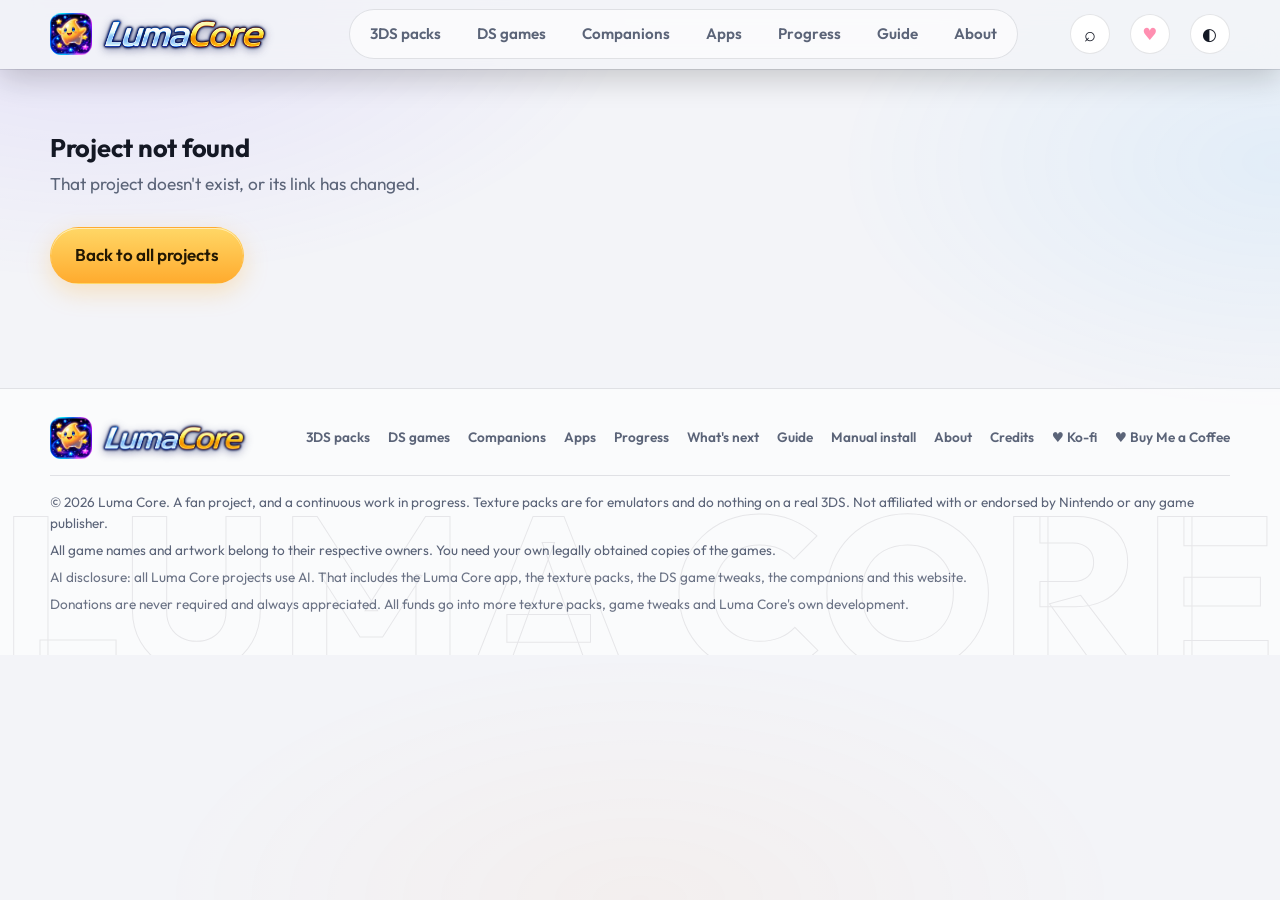
<file: project.html>
<!doctype html>
<html lang="en">
<head>
  <meta charset="utf-8">
  <meta name="viewport" content="width=device-width, initial-scale=1">
  <title>Luma Core</title>
  <meta name="theme-color" content="#0a0c13">
  <meta property="og:type" content="website">
  <meta property="og:site_name" content="Luma Core">
  <meta property="og:title" content="Luma Core: a 3DS-style Home for your dual-screen handheld">
  <meta property="og:description" content="Game Boy to 3DS on one shelf, both screens used everywhere, and our own 4K texture packs. Built for the AYN Thor.">
  <meta property="og:image" content="https://exhilo62.github.io/luma-core/img/logo-banner.png">
  <meta name="twitter:card" content="summary_large_image">
  <link rel="icon" href="img/logo-icon.png">
  <link rel="preconnect" href="https://fonts.googleapis.com">
  <link rel="preconnect" href="https://fonts.gstatic.com" crossorigin>
  <link href="https://fonts.googleapis.com/css2?family=Outfit:wght@300;400;600;700&display=swap" rel="stylesheet">
  <link rel="stylesheet" href="css/styles.css">
</head>
<body>
  <header class="nav">
    <div class="wrap">
      <a class="brand" href="index.html" aria-label="Luma Core home">
        <picture><source srcset="img/logo-icon.png" media="(prefers-reduced-motion: reduce)"><img src="img/logo-anim.gif" alt="" width="38" height="38"></picture>
        <img class="wordmark" src="img/wordmark.png" alt="Luma Core">
      </a>
      <nav aria-label="Sections">
        <a href="index.html#packs">3DS packs</a>
        <a href="index.html#ds">DS games</a>
        <a href="index.html#companions">Companions</a>
        <a href="index.html#apps">Apps</a>
        <a href="index.html#progress">Progress</a>
        <a href="guide.html">Guide</a>
        <a href="index.html#about">About</a>
      </nav>
      <button class="icon-btn" type="button" data-theme-toggle aria-label="Switch between light and dark mode">◐</button>
    </div>
  </header>

  <main id="page"></main>

  <footer>
    <div class="wrap">
      <p>© <span data-year></span> <span data-site-name></span>. A fan project, and a continuous work in progress. Texture packs are for emulators and do nothing on a real 3DS. Not affiliated with or endorsed by Nintendo or any game publisher.</p>
      <p>All game names and artwork belong to their respective owners. You need your own legally obtained copies of the games.</p>
    </div>
  </footer>

  <script src="js/data.js"></script>
  <script src="js/common.js"></script>
  <script src="js/project.js"></script>
</body>
</html>
</file>
<file: css/styles.css>
/* Luma Core — site styles */
:root {
  --bg: #0a0c13;
  --surface: #131724;
  --surface-2: #1b2031;
  --line: rgba(255, 255, 255, 0.09);
  --text: #eef1f8;
  --muted: #98a1b8;
  --accent: #ffc94d;
  --accent-ink: #1a1405;
  --accent-2: #6ee7ff;
  --ok: #4fd38a;
  --shadow: 0 20px 50px rgba(0, 0, 0, 0.45);
  --radius: 18px;
  --max: 1180px;
  color-scheme: dark;
}
@media (prefers-color-scheme: light) {
  :root:not([data-theme="dark"]) {
    --bg: #f3f4f8;
    --surface: #ffffff;
    --surface-2: #e9ebf2;
    --line: rgba(15, 20, 40, 0.11);
    --text: #141824;
    --muted: #5b6478;
    --accent: #e0a100;
    --accent-2: #0a8fb0;
    --ok: #17915a;
    --shadow: 0 20px 40px rgba(30, 40, 80, 0.14);
    color-scheme: light;
  }
}
:root[data-theme="light"] {
  --bg: #f3f4f8;
  --surface: #ffffff;
  --surface-2: #e9ebf2;
  --line: rgba(15, 20, 40, 0.11);
  --text: #141824;
  --muted: #5b6478;
  --accent: #e0a100;
  --accent-2: #0a8fb0;
  --ok: #17915a;
  --shadow: 0 20px 40px rgba(30, 40, 80, 0.14);
  color-scheme: light;
}

* { box-sizing: border-box; }
html { scroll-behavior: smooth; scroll-padding-top: 84px; }
body {
  margin: 0;
  background: var(--bg);
  color: var(--text);
  font-family: "Outfit", "Segoe UI", system-ui, sans-serif;
  font-size: 17px;
  line-height: 1.55;
  -webkit-font-smoothing: antialiased;
}
img { display: block; max-width: 100%; }
a { color: inherit; text-decoration: none; }
h1, h2, h3 { margin: 0; line-height: 1.12; font-weight: 700; letter-spacing: -0.01em; }
p { margin: 0; }
.wrap { width: min(var(--max), 100% - 32px); margin-inline: auto; }
.muted { color: var(--muted); }
.eyebrow {
  font-size: 0.72rem;
  letter-spacing: 0.16em;
  text-transform: uppercase;
  color: var(--muted);
  font-weight: 600;
}
:focus-visible { outline: 2px solid var(--accent-2); outline-offset: 3px; border-radius: 6px; }

/* ---------- header ---------- */
.nav {
  position: sticky; top: 0; z-index: 20;
  background: color-mix(in srgb, var(--bg) 82%, transparent);
  backdrop-filter: blur(14px);
  border-bottom: 1px solid var(--line);
}
.nav .wrap { display: flex; align-items: center; gap: 20px; min-height: 68px; flex-wrap: wrap; padding-block: 8px; }
.brand { display: flex; align-items: center; gap: 12px; font-size: 1.35rem; font-weight: 300; }
.brand b { font-weight: 700; }
.brand svg, .brand img { width: 38px; height: 38px; border-radius: 10px; }
.nav nav { display: flex; gap: 4px; margin-inline: auto; flex-wrap: wrap; }
.nav nav a {
  padding: 8px 16px; border-radius: 999px; color: var(--muted); font-weight: 600; font-size: 0.95rem;
}
.nav nav a:hover { color: var(--text); background: var(--surface-2); }
.icon-btn {
  width: 40px; height: 40px; display: grid; place-items: center;
  border-radius: 50%; border: 1px solid var(--line); background: var(--surface);
  color: var(--text); cursor: pointer; font-size: 1.05rem;
}
.icon-btn:hover { background: var(--surface-2); }

/* ---------- buttons, chips ---------- */
.btn {
  display: inline-flex; align-items: center; gap: 12px;
  padding: 14px 24px; border-radius: 999px; font: inherit; font-weight: 600;
  border: 1px solid var(--line); background: var(--surface-2); color: var(--text); cursor: pointer;
  transition: transform 0.15s, background 0.15s;
}
.btn:hover { transform: translateY(-2px); }
.btn.primary { background: var(--accent); color: var(--accent-ink); border-color: transparent; }
.btn[aria-disabled="true"] { opacity: 0.55; cursor: default; transform: none; }
.chip {
  display: inline-flex; align-items: center; gap: 7px;
  font-size: 0.78rem; font-weight: 600; padding: 4px 11px; border-radius: 999px;
  background: var(--surface-2); color: var(--muted); border: 1px solid var(--line);
}
.chip::before { content: ""; width: 7px; height: 7px; border-radius: 50%; background: var(--accent); }
.chip.released::before, .chip.complete::before { background: var(--ok); }
.chip.planned::before { background: var(--muted); }

/* ---------- hero ---------- */
.hero { position: relative; overflow: hidden; padding: 48px 0 28px; }
.hero::before {
  content: ""; position: absolute; inset: -20% -10% 0; z-index: -1;
  background:
    radial-gradient(48% 55% at 26% 40%, color-mix(in srgb, var(--c1, #8f7bff) 34%, transparent), transparent 70%),
    radial-gradient(40% 50% at 82% 30%, color-mix(in srgb, var(--c2, #2ad4c4) 26%, transparent), transparent 70%);
  transition: background 0.6s;
}
.hero-grid { display: grid; grid-template-columns: minmax(0, 1fr) minmax(0, 1fr); gap: 56px; align-items: center; }
.hero-info { display: grid; gap: 18px; justify-items: start; }
.counter { display: flex; align-items: center; gap: 14px; color: var(--muted); font-variant-numeric: tabular-nums; font-size: 0.9rem; }
.counter i { width: 56px; height: 1px; background: var(--line); }
.hero h1 { font-size: clamp(2.2rem, 4.6vw, 3.6rem); }
.hero .tagline { font-size: clamp(1.15rem, 2vw, 1.5rem); color: var(--muted); }
.hero .tagline span { display: block; }
.hero-actions { display: flex; gap: 12px; align-items: center; flex-wrap: wrap; margin-top: 6px; }

/* AYN Thor mock-up, drawn after the retro-grey model with coloured face buttons. */
.thor { width: min(480px, 100%); margin-inline: auto; container-type: inline-size; position: relative;
  --s1: #e2ded6; --s2: #cfcac1; --s3: #b4afa6; --s4: #979289;   /* shell: light to dark */
  --cap: #6f6d69; --cap2: #4f4d4a; --glass: #09090b; --led: #39d7ff;   /* --led: stick ring colour */
  filter: drop-shadow(0 5cqw 6cqw rgba(0, 0, 0, 0.55)); }

.t-lid { position: relative; margin: 0 2.2cqw; padding: 1.5cqw 1.5cqw 1.9cqw; border-radius: 4.2cqw 4.2cqw 1.2cqw 1.2cqw;
  background: linear-gradient(175deg, var(--s1), var(--s2) 60%, var(--s3));
  box-shadow: inset 0 0.3cqw 0 rgba(255, 255, 255, 0.7), inset 0 -0.3cqw 0.5cqw rgba(0, 0, 0, 0.18); }
.t-glass { position: relative; border-radius: 3cqw 3cqw 0.9cqw 0.9cqw; background: var(--glass); padding: 1.3cqw 2.3cqw 1.5cqw; overflow: hidden;
  box-shadow: 0 0 0 0.25cqw rgba(0, 0, 0, 0.25); }
.t-glass::after, .t-panel::after { content: ""; position: absolute; inset: 0; pointer-events: none;
  background: linear-gradient(120deg, rgba(255, 255, 255, 0.1) 0%, rgba(255, 255, 255, 0.02) 20%, transparent 34%); }
.t-cam { position: absolute; top: 0.35cqw; left: 50%; width: 0.7cqw; aspect-ratio: 1; border-radius: 50%; background: #1b1c22; }
.t-top { aspect-ratio: 16 / 9; border-radius: 0.7cqw; overflow: hidden; background: #000; position: relative; }

/* hinge: two lid ears with the barrel between them */
.t-hinge { height: 6.6cqw; margin: -0.5cqw 2.2cqw 0; position: relative; z-index: 2; display: grid; grid-template-columns: 12.5cqw 1fr 12.5cqw; }
.t-hinge i { background: linear-gradient(var(--s2), var(--s3)); box-shadow: inset 0 -0.4cqw 0.6cqw rgba(0, 0, 0, 0.2); }
.t-hinge i:first-child { border-radius: 0 0 0.8cqw 2.2cqw; }
.t-hinge i:last-child { border-radius: 0 0 2.2cqw 0.8cqw; }
.t-hinge i:nth-child(2) { margin: 0.5cqw 0.4cqw 0.7cqw; border-radius: 0.8cqw 0.8cqw 1.6cqw 1.6cqw;
  background: linear-gradient(#f0ede6 0%, var(--s1) 22%, var(--s2) 55%, var(--s4) 92%, var(--s3) 100%);
  box-shadow: 0 0.3cqw 0.5cqw rgba(0, 0, 0, 0.3); }

.t-base { position: relative; margin-top: -1.3cqw; border-radius: 3.2cqw 3.2cqw 8.5cqw 8.5cqw; padding: 4.6cqw 2.6cqw 9cqw;
  background: linear-gradient(178deg, var(--s1) 0%, var(--s2) 55%, var(--s3) 100%);
  box-shadow: inset 0 0.35cqw 0 rgba(255, 255, 255, 0.75), inset 0 -1cqw 1.4cqw rgba(0, 0, 0, 0.16), inset 0.5cqw 0 0.6cqw rgba(255, 255, 255, 0.25), inset -0.5cqw 0 0.6cqw rgba(0, 0, 0, 0.08);
  display: grid; grid-template-columns: 1fr 48cqw 1fr; align-items: center; }
.t-panel { position: relative; background: var(--glass); border-radius: 1.8cqw; padding: 1cqw; overflow: hidden;
  box-shadow: 0 0 0 0.3cqw rgba(0, 0, 0, 0.2), 0 0.4cqw 0.5cqw rgba(255, 255, 255, 0.4); }
.t-bottom { aspect-ratio: 1240 / 1080; border-radius: 1cqw; overflow: hidden; background: #000; }
.t-pad { display: grid; justify-items: center; gap: 4.6cqw; }

/* sticks: dark concave cap in a shallow well */
.t-stick { width: 9.4cqw; aspect-ratio: 1; border-radius: 50%;
  background: radial-gradient(circle at 50% 42%, var(--cap2) 0 38%, var(--cap) 62%, #807e7a 100%);
  box-shadow: inset 0 0.4cqw 0.5cqw rgba(255, 255, 255, 0.25), inset 0 -0.5cqw 0.6cqw rgba(0, 0, 0, 0.35),
    0 0 0 0.5cqw var(--s4), 0 0 0 1.5cqw var(--led), 0 0 0 2cqw var(--s3), 0 0 0 2.3cqw rgba(255, 255, 255, 0.5),
    0 0 2.6cqw 1.6cqw color-mix(in srgb, var(--led) 50%, transparent); }
.t-dpad { width: 13.4cqw; aspect-ratio: 1; border-radius: 50%; position: relative;
  background: radial-gradient(circle, var(--s3), var(--s2) 75%); box-shadow: inset 0 0.4cqw 0.6cqw rgba(0, 0, 0, 0.22), 0 0.3cqw 0 rgba(255, 255, 255, 0.5); }
.t-dpad::before { content: ""; position: absolute; inset: 9%; background: linear-gradient(160deg, #94918c, #757370);
  clip-path: polygon(33% 0, 67% 0, 67% 33%, 100% 33%, 100% 67%, 67% 67%, 67% 100%, 33% 100%, 33% 67%, 0 67%, 0 33%, 33% 33%);
  filter: drop-shadow(0 0.3cqw 0 rgba(0, 0, 0, 0.35)); }
.t-dpad::after { content: ""; position: absolute; inset: 41%; border-radius: 50%; background: rgba(0, 0, 0, 0.22); }

/* coloured face buttons in a round well */
.t-abxy { width: 17.4cqw; aspect-ratio: 1; position: relative; border-radius: 50%;
  background: radial-gradient(circle, var(--s2), var(--s3)); box-shadow: inset 0 0.4cqw 0.7cqw rgba(0, 0, 0, 0.2), 0 0.3cqw 0 rgba(255, 255, 255, 0.55); }
.t-abxy b { position: absolute; width: 5.6cqw; aspect-ratio: 1; border-radius: 50%; display: grid; place-items: center;
  font: 700 2.7cqw/1 "Outfit", sans-serif; color: #fff;
  box-shadow: 0 0.35cqw 0 rgba(0, 0, 0, 0.35), inset 0 0.3cqw 0.3cqw rgba(255, 255, 255, 0.45), inset 0 -0.4cqw 0.4cqw rgba(0, 0, 0, 0.25); }
.t-abxy b:nth-child(1) { top: 4%; left: 50%; translate: -50% 0; background: #2f57cc; }
.t-abxy b:nth-child(2) { bottom: 4%; left: 50%; translate: -50% 0; background: #f2c11b; }
.t-abxy b:nth-child(3) { left: 4%; top: 50%; translate: 0 -50%; background: #2d9a4b; }
.t-abxy b:nth-child(4) { right: 4%; top: 50%; translate: 0 -50%; background: #d52b2b; }

/* small round buttons, speaker slits and the port tab */
.t-dot { position: absolute; width: 2.7cqw; aspect-ratio: 1; border-radius: 50%; background: radial-gradient(circle at 40% 35%, #f1eee8, var(--s2));
  box-shadow: 0 0.25cqw 0.3cqw rgba(0, 0, 0, 0.35), inset 0 0 0 0.15cqw rgba(0, 0, 0, 0.08); }
.t-dot.tl { top: 4cqw; left: 19.4cqw; } .t-dot.tr { top: 4cqw; right: 19.4cqw; }
.t-dot.bl { bottom: 7.2cqw; left: 17.6cqw; } .t-dot.br { bottom: 7.2cqw; right: 17.6cqw; }
.t-slit { position: absolute; bottom: 7.9cqw; width: 8.6cqw; height: 1.2cqw; border-radius: 1cqw; background: #2b2a28; box-shadow: 0 0.25cqw 0 rgba(255, 255, 255, 0.5); }
.t-slit.l { left: 7.4cqw; } .t-slit.r { right: 7.4cqw; }
.t-tab { position: absolute; bottom: 0; left: 50%; translate: -50% 0; width: 25cqw; height: 6.2cqw; border-radius: 1.6cqw 1.6cqw 0 0;
  background: linear-gradient(var(--s1), var(--s2)); box-shadow: inset 0 0.3cqw 0 rgba(255, 255, 255, 0.7), 0 0 0 0.2cqw rgba(0, 0, 0, 0.12); }
.t-tab::after { content: ""; position: absolute; left: 50%; top: 50%; translate: -50% -50%; width: 8cqw; height: 2.6cqw; border-radius: 0.6cqw; background: #151517; }
.t-lip { height: 2.6cqw; margin: -0.4cqw 9cqw 0; position: relative; z-index: -1; display: flex; justify-content: space-between; padding: 0 18cqw; }
.t-lip::before, .t-lip::after { content: ""; width: 9cqw; height: 100%; border-radius: 0 0 1.2cqw 1.2cqw; background: linear-gradient(#3a3937, #1c1b1a); }

/* what sits on the screens */
.t-top::before { content: ""; position: absolute; inset: -6cqw; background: var(--fill) center / cover; filter: blur(4cqw) brightness(0.4); }
.t-top .compare { background: transparent; }
.t-top img.shot, .t-top .compare { width: 100%; height: 100%; position: relative; }
.t-top img.shot { object-fit: contain; }
.t-bottom > img { width: 100%; height: 100%; object-fit: cover; }

/* bottom-screen info panel */
.panel {
  height: 100%; padding: 8% 9%; display: flex; flex-direction: column; gap: 6%;
  background: linear-gradient(160deg, color-mix(in srgb, var(--c1, #8f7bff) 40%, #0b0d14), #0b0d14 75%);
  color: #eef1f8; font-size: 2.7cqw;
}
.panel .row { display: flex; align-items: center; gap: 8%; }
.panel img { width: 26%; aspect-ratio: 1; border-radius: 18%; }
.panel b { font-size: 1.2em; line-height: 1.15; }
.panel small { color: #b3bbd0; }
.panel .meter { margin-top: auto; }
.meter { height: 8px; border-radius: 99px; background: rgba(128, 136, 160, 0.25); overflow: hidden; }
.meter span { display: block; height: 100%; border-radius: inherit; background: linear-gradient(90deg, var(--accent), var(--accent-2)); }

/* before / after slider */
.compare { position: relative; overflow: hidden; background: #000; }
.compare img { position: absolute; inset: 0; width: 100%; height: 100%; object-fit: contain; }
.compare .before { clip-path: inset(0 calc(100% - var(--pos)) 0 0); }
.compare .before.lo { filter: blur(2.2px) saturate(0.75) contrast(0.92); }
.compare .handle { position: absolute; top: 0; bottom: 0; left: var(--pos); width: 2px; background: #fff; transform: translateX(-1px); pointer-events: none; }
.compare .handle::after {
  content: "‹ ›"; position: absolute; top: 50%; left: 50%; transform: translate(-50%, -50%);
  width: 34px; height: 34px; border-radius: 50%; background: #fff; color: #141824;
  display: grid; place-items: center; font-weight: 700; font-size: 0.85rem; box-shadow: 0 4px 14px rgba(0, 0, 0, 0.4);
}
.compare .tag {
  position: absolute; top: 8px; font-size: 0.66rem; font-weight: 700; letter-spacing: 0.1em; text-transform: uppercase;
  padding: 3px 8px; border-radius: 6px; background: rgba(0, 0, 0, 0.6); color: #fff; pointer-events: none;
}
.compare .tag.l { left: 8px; }
.compare .tag.r { right: 8px; }
.compare input { position: absolute; inset: 0; width: 100%; height: 100%; margin: 0; opacity: 0; cursor: ew-resize; }
.compare:has(input:focus-visible) { outline: 2px solid var(--accent-2); outline-offset: 2px; }

/* project strip */
.strip { display: flex; gap: 10px; margin-top: 40px; overflow-x: auto; padding: 4px 2px 12px; scrollbar-width: thin; }
.strip button {
  flex: 1 0 150px; display: flex; align-items: center; gap: 10px; text-align: left;
  padding: 10px; border-radius: 14px; border: 1px solid var(--line); background: var(--surface);
  color: var(--muted); font: inherit; font-size: 0.82rem; font-weight: 600; line-height: 1.2; cursor: pointer;
}
.strip button img { width: 44px; height: 44px; border-radius: 10px; flex: none; }
.strip button[aria-current="true"] { color: var(--text); border-color: var(--accent-2); background: var(--surface-2); }

/* ---------- sections ---------- */
section.block { padding: 72px 0; }
.section-head { display: grid; gap: 8px; margin-bottom: 30px; }
.section-head h2 { font-size: clamp(1.7rem, 3vw, 2.3rem); }
.grid { display: grid; grid-template-columns: repeat(2, minmax(0, 1fr)); gap: 22px; }
.grid a.block:last-child:nth-child(odd) { grid-column: 1 / -1; }

/* artwork blocks: text is always light because it sits on the image */
a.block {
  position: relative; isolation: isolate; overflow: hidden;
  display: flex; flex-direction: column; justify-content: space-between; gap: 40px;
  min-height: clamp(320px, 31vw, 400px); padding: 26px 28px 28px;
  border-radius: 28px; color: #fff;
  background: color-mix(in srgb, var(--c2) 70%, #0a0c13);
  border: 1px solid color-mix(in srgb, var(--c1) 45%, rgba(255, 255, 255, 0.18));
  box-shadow: 0 0 0 6px color-mix(in srgb, var(--c1) 12%, var(--surface)), var(--shadow);
  transition: transform 0.25s, box-shadow 0.25s;
}
a.block:hover { transform: translateY(-5px); box-shadow: 0 0 0 6px color-mix(in srgb, var(--c1) 30%, var(--surface)), var(--shadow); }
.block-bg { position: absolute; inset: 0; width: 100%; height: 100%; object-fit: cover; z-index: -2; transition: transform 0.6s; }
a.block:hover .block-bg { transform: scale(1.05); }
a.block::after {
  content: ""; position: absolute; inset: 0; z-index: -1;
  background:
    linear-gradient(to top, color-mix(in srgb, var(--c2) 78%, #05060a) 0%, color-mix(in srgb, var(--c2) 55%, transparent) 38%, transparent 78%),
    linear-gradient(to right, rgba(5, 6, 10, 0.5), transparent 62%);
}
.block-bg.blur { filter: blur(40px) saturate(1.4); scale: 1.4; }
.block-feature {
  position: absolute; right: 7%; top: 50%; translate: 0 -54%; height: 58%; aspect-ratio: 1; object-fit: cover;
  border-radius: 22%; box-shadow: 0 0 0 3px rgba(255, 255, 255, 0.35), 0 18px 50px rgba(0, 0, 0, 0.55), 0 0 70px color-mix(in srgb, var(--c1) 55%, transparent);
  rotate: 4deg; transition: rotate 0.4s, scale 0.4s;
}
a.block:hover .block-feature { rotate: 0deg; scale: 1.05; }
.block-top, .block-body { position: relative; }
.block-logo { margin-left: auto; }
.block-top { display: flex; justify-content: space-between; align-items: flex-start; gap: 16px; }
a.block .chip { background: rgba(10, 14, 22, 0.78); color: #fff; border-color: rgba(255, 255, 255, 0.14); backdrop-filter: blur(6px); padding: 7px 14px; font-size: 0.82rem; }
.block-logo { max-width: 34%; max-height: 84px; object-fit: contain; filter: drop-shadow(0 4px 10px rgba(0, 0, 0, 0.6)); }
.block-logo.icon { width: 54px; height: 54px; border-radius: 13px; border: 2px solid rgba(255, 255, 255, 0.85); }
.block-body { display: grid; gap: 10px; justify-items: start; max-width: 78%; text-shadow: 0 2px 12px rgba(0, 0, 0, 0.6); }
a.block .eyebrow { color: rgba(255, 255, 255, 0.82); }
a.block h3 { font-size: clamp(1.6rem, 2.7vw, 2.3rem); }
a.block .tagline { font-size: 1.08rem; color: rgba(255, 255, 255, 0.88); }
a.block .tagline span { display: block; }
a.block .btn { margin-top: 10px; background: rgba(255, 255, 255, 0.12); border-color: rgba(255, 255, 255, 0.28); color: #fff; backdrop-filter: blur(6px); text-shadow: none; gap: 28px; }
a.block:hover .btn { background: rgba(255, 255, 255, 0.22); }
.block-num { position: absolute; right: 26px; bottom: 14px; font-size: clamp(3rem, 6vw, 4.6rem); font-weight: 300; line-height: 1; letter-spacing: -0.04em; color: rgba(255, 255, 255, 0.2); }

/* progress */
.tabs { display: inline-flex; gap: 4px; padding: 4px; border-radius: 999px; background: var(--surface); border: 1px solid var(--line); margin-bottom: 22px; flex-wrap: wrap; }
.tabs button { padding: 8px 18px; border-radius: 999px; border: 0; background: none; color: var(--muted); font: inherit; font-weight: 600; font-size: 0.92rem; cursor: pointer; }
.tabs button[aria-pressed="true"] { background: var(--surface-2); color: var(--text); }
.rows { display: grid; gap: 12px; }
.prow { background: var(--surface); border: 1px solid var(--line); border-radius: var(--radius); padding: 18px 20px; display: grid; gap: 10px; }
.prow-top { display: flex; align-items: center; gap: 14px; flex-wrap: wrap; }
.prow-top img { width: 44px; height: 44px; border-radius: 11px; }
.prow-top h3 { font-size: 1.1rem; }
.prow-top h3 a:hover { color: var(--accent-2); }
.prow-top .pct { margin-left: auto; font-size: 1.5rem; font-weight: 700; font-variant-numeric: tabular-nums; }
.prow-top .pct small { font-size: 0.6em; color: var(--muted); }
.checks { list-style: none; margin: 4px 0 0; padding: 0; display: grid; gap: 6px; font-size: 0.92rem; color: var(--muted); }
.checks li { display: flex; gap: 10px; align-items: baseline; }
.checks li::before { content: "○"; color: var(--muted); }
.checks li.done { color: var(--text); }
.checks li.done::before { content: "●"; color: var(--ok); }

/* about */
.about { display: grid; grid-template-columns: 1.3fr 1fr; gap: 28px; align-items: start; }
.about p { font-size: 1.1rem; }
.facts { display: grid; grid-template-columns: repeat(2, 1fr); gap: 12px; }
.fact { background: var(--surface); border: 1px solid var(--line); border-radius: var(--radius); padding: 18px; }
.fact b { display: block; font-size: 2rem; line-height: 1; }
.fact span { color: var(--muted); font-size: 0.88rem; }

footer { border-top: 1px solid var(--line); padding: 28px 0 40px; color: var(--muted); font-size: 0.85rem; }
footer .wrap { display: grid; gap: 6px; }

/* ---------- project page ---------- */
.p-hero { position: relative; overflow: hidden; padding: 40px 0 20px; }
.p-hero::before {
  content: ""; position: absolute; inset: -30% -10% 0; z-index: -1;
  background: radial-gradient(50% 60% at 70% 20%, color-mix(in srgb, var(--c1) 30%, transparent), transparent 70%),
    radial-gradient(40% 50% at 10% 60%, color-mix(in srgb, var(--c2) 24%, transparent), transparent 70%);
}
.back { display: inline-flex; gap: 8px; color: var(--muted); font-weight: 600; font-size: 0.92rem; margin-bottom: 26px; }
.back:hover { color: var(--text); }
.p-head { display: grid; gap: 14px; justify-items: start; margin-bottom: 30px; }
.p-head h1 { font-size: clamp(2.1rem, 5vw, 3.6rem); }
.p-head .tagline { font-size: 1.3rem; color: var(--muted); }
.p-visual { border-radius: var(--radius); overflow: hidden; border: 1px solid var(--line); box-shadow: var(--shadow); aspect-ratio: 5 / 3; background: #000; margin-inline: auto; }
.p-visual .compare, .p-visual img.shot { width: 100%; height: 100%; object-fit: contain; }
.p-visual .compare .tag { top: 14px; font-size: 0.75rem; }
.p-visual .compare .tag.l { left: 14px; }
.p-visual .compare .tag.r { right: 14px; }
.hint { text-align: center; color: var(--muted); font-size: 0.85rem; margin-top: 10px; }
.p-body { display: grid; grid-template-columns: 1.5fr 1fr; gap: 28px; align-items: start; }
.p-body .lead { font-size: 1.12rem; }
.p-body ul.features { margin: 18px 0 0; padding-left: 1.1em; display: grid; gap: 8px; }
.side { background: var(--surface); border: 1px solid var(--line); border-radius: var(--radius); padding: 22px; display: grid; gap: 16px; }
.side .pct { font-size: 2.4rem; font-weight: 700; line-height: 1; }
.side .btn { justify-content: center; }
.gallery { display: grid; grid-template-columns: repeat(auto-fill, minmax(240px, 1fr)); gap: 14px; }
.gallery { grid-template-columns: repeat(auto-fill, minmax(320px, 1fr)); align-items: start; }
.gallery img { border-radius: 12px; border: 1px solid var(--line); width: 100%; }
.stats { margin: 0; display: grid; gap: 8px; }
.stats div { display: flex; justify-content: space-between; gap: 12px; border-top: 1px solid var(--line); padding-top: 8px; }
.stats dt { color: var(--muted); }
.stats dd { margin: 0; font-weight: 600; }
.about-logo img { width: 100%; margin-bottom: 18px; }
.pager { display: flex; justify-content: space-between; gap: 12px; flex-wrap: wrap; }


/* ---------- guide page ---------- */
.nav nav a[aria-current="page"] { color: var(--text); background: var(--surface-2); }
.guide-layout { display: grid; grid-template-columns: 250px minmax(0, 1fr); gap: 48px; align-items: start; padding-block: 40px 80px; }
.guide-toc { position: sticky; top: 92px; max-height: calc(100vh - 110px); overflow-y: auto; scrollbar-width: thin; }
.guide-toc summary { font-size: 0.72rem; letter-spacing: 0.16em; text-transform: uppercase; color: var(--muted); font-weight: 600; cursor: pointer; margin-bottom: 10px; }
.guide-toc nav { display: grid; gap: 2px; }
.guide-toc a { padding: 6px 12px; border-radius: 8px; color: var(--muted); font-size: 0.93rem; border-left: 2px solid transparent; }
.guide-toc a.l3 { padding-left: 26px; font-size: 0.86rem; }
.guide-toc a:hover { color: var(--text); background: var(--surface); }
.guide-toc a[aria-current="true"] { color: var(--text); border-left-color: var(--accent); background: var(--surface); }
.guide { max-width: 800px; }
.guide h1 { font-size: clamp(2rem, 4.4vw, 3rem); margin-bottom: 18px; }
.guide h2 { font-size: 1.75rem; margin: 56px 0 16px; padding-top: 22px; border-top: 1px solid var(--line); }
.guide h3 { font-size: 1.25rem; margin: 32px 0 12px; }
.guide p, .guide ul, .guide ol { margin: 0 0 16px; }
.guide ul, .guide ol { padding-left: 1.3em; display: grid; gap: 8px; }
.guide a { color: var(--accent-2); text-decoration: underline; text-underline-offset: 3px; }
.guide code { font-family: ui-monospace, Consolas, monospace; font-size: 0.88em; background: var(--surface-2); padding: 2px 6px; border-radius: 6px; overflow-wrap: anywhere; }
.guide blockquote { margin: 0 0 18px; padding: 12px 16px; border-left: 3px solid var(--accent); background: var(--surface); border-radius: 0 10px 10px 0; color: var(--muted); }
.guide figure { margin: 22px 0; }
.guide figure img { width: 100%; max-height: 80vh; object-fit: contain; border-radius: 14px; border: 1px solid var(--line); background: var(--surface); }
.guide figcaption { margin-top: 8px; text-align: center; font-size: 0.86rem; color: var(--muted); }
.table-wrap { overflow-x: auto; margin: 0 0 18px; border: 1px solid var(--line); border-radius: 12px; }
.guide table { width: 100%; border-collapse: collapse; font-size: 0.94rem; }
.guide th, .guide td { text-align: left; padding: 10px 14px; border-bottom: 1px solid var(--line); vertical-align: top; }
.guide th { background: var(--surface); font-weight: 600; }
.guide tr:last-child td { border-bottom: 0; }

/* guide teaser on the home page */
.topics { display: grid; grid-template-columns: repeat(auto-fill, minmax(230px, 1fr)); gap: 12px; margin-top: 26px; }
.topic { background: var(--surface); border: 1px solid var(--line); border-radius: 14px; padding: 16px 18px; display: grid; gap: 4px; transition: transform 0.2s, border-color 0.2s; }
.topic:hover { transform: translateY(-3px); border-color: var(--accent-2); }
.topic b { font-size: 1.02rem; }
.topic span { color: var(--muted); font-size: 0.88rem; }


/* companions on the home page */
.shots { display: grid; grid-template-columns: repeat(3, minmax(0, 1fr)); gap: 16px; margin-bottom: 26px; }
.shots figure { margin: 0; }
.shots img { width: 100%; aspect-ratio: 16 / 10; object-fit: cover; object-position: top; border-radius: 14px; border: 1px solid var(--line); background: var(--surface); }
.shots figcaption { margin-top: 8px; font-size: 0.86rem; color: var(--muted); text-align: center; }
.comp-grid { display: grid; grid-template-columns: repeat(auto-fill, minmax(250px, 1fr)); gap: 12px; }
.comp { background: var(--surface); border: 1px solid var(--line); border-radius: 14px; padding: 14px 16px; display: grid; gap: 8px; justify-items: start; }
.comp b { font-size: 1rem; line-height: 1.25; }
.comp .sys { font-size: 0.68rem; font-weight: 700; letter-spacing: 0.1em; padding: 2px 8px; border-radius: 6px; background: var(--surface-2); color: var(--accent-2); }
.tabs-line { display: flex; gap: 6px; flex-wrap: wrap; }
.tabs-line i { font-style: normal; font-size: 0.78rem; color: var(--muted); padding: 2px 9px; border-radius: 999px; border: 1px solid var(--line); }
.comp-note { margin: 20px 0 22px; max-width: 760px; }


/* extra detail on project pages */
.p-sections { display: grid; gap: 26px; margin-top: 34px; }
.p-sections h2 { font-size: 1.3rem; margin-bottom: 8px; }
.p-sections ul { margin: 8px 0 0; padding-left: 1.1em; display: grid; gap: 6px; }
.p-sections code { font-family: ui-monospace, Consolas, monospace; font-size: 0.88em; background: var(--surface-2); padding: 2px 6px; border-radius: 6px; }
.guide-links { display: flex; gap: 8px; flex-wrap: wrap; margin-top: 10px; }
.guide-links a { padding: 7px 14px; border-radius: 999px; border: 1px solid var(--line); background: var(--surface); font-size: 0.88rem; font-weight: 600; color: var(--accent-2); }
.guide-links a:hover { background: var(--surface-2); }

@media (max-width: 860px) {
  .hero-grid, .about, .p-body, .grid { grid-template-columns: 1fr; }
  .block-body { max-width: 100%; }
  .shots { grid-template-columns: 1fr; }
  .block-feature { height: 34%; right: 6%; top: 30%; opacity: 0.9; }
  .hero-grid { gap: 32px; }
  .guide-layout { grid-template-columns: 1fr; gap: 20px; padding-top: 24px; }
  .guide-toc { position: static; max-height: none; background: var(--surface); border: 1px solid var(--line); border-radius: 14px; padding: 14px 16px; }
  .guide-toc summary { margin: 0; }
  .guide-toc details[open] summary { margin-bottom: 10px; }
  .hero-info { justify-items: center; text-align: center; }
  .hero-actions { justify-content: center; }
  .nav nav { order: 3; width: 100%; margin: 0; justify-content: center; }
  .nav .icon-btn { margin-left: auto; }
  section.block { padding: 52px 0; }
}
@media (prefers-reduced-motion: reduce) {
  html { scroll-behavior: auto; }
  * { transition: none !important; }
}

/* =====================================================================
   Polish pass: galaxy backdrop, intro, compact progress, richer pages
   ===================================================================== */

/* night sky behind everything (dark theme only) */
body::before {
  content: ""; position: fixed; inset: 0; z-index: -2; pointer-events: none;
  background:
    radial-gradient(1.2px 1.2px at 12% 18%, #fff 50%, transparent 51%),
    radial-gradient(1px 1px at 34% 62%, #cfe6ff 50%, transparent 51%),
    radial-gradient(1.4px 1.4px at 58% 28%, #fff 50%, transparent 51%),
    radial-gradient(1px 1px at 76% 74%, #ffe9b8 50%, transparent 51%),
    radial-gradient(1.2px 1.2px at 90% 12%, #fff 50%, transparent 51%),
    radial-gradient(1px 1px at 22% 88%, #d9ccff 50%, transparent 51%),
    radial-gradient(1px 1px at 66% 92%, #fff 50%, transparent 51%),
    radial-gradient(1.3px 1.3px at 46% 8%, #bfe9ff 50%, transparent 51%);
  background-size: 420px 380px, 360px 420px, 520px 460px, 480px 340px, 600px 520px, 440px 500px, 380px 360px, 560px 440px;
  opacity: 0.55;
}
body::after {
  content: ""; position: fixed; inset: 0; z-index: -3; pointer-events: none;
  background:
    radial-gradient(60% 45% at 8% 0%, rgba(122, 86, 255, 0.22), transparent 70%),
    radial-gradient(50% 40% at 100% 18%, rgba(46, 170, 255, 0.16), transparent 70%),
    radial-gradient(55% 40% at 50% 100%, rgba(255, 150, 60, 0.1), transparent 70%);
}
:root[data-theme="light"] body::before { display: none; }
:root[data-theme="light"] body::after { opacity: 0.5; }
@media (prefers-color-scheme: light) {
  :root:not([data-theme="dark"]) body::before { display: none; }
  :root:not([data-theme="dark"]) body::after { opacity: 0.5; }
}
@media (prefers-reduced-motion: no-preference) {
  body::before { animation: twinkle 7s ease-in-out infinite alternate; }
  @keyframes twinkle { from { opacity: 0.35; } to { opacity: 0.7; } }
}

/* brand touches */
.brand b { background: linear-gradient(180deg, #ffe08a, #ffab2e); -webkit-background-clip: text; background-clip: text; color: transparent; }
.nav { border-bottom-color: transparent; box-shadow: 0 1px 0 var(--line), 0 10px 30px rgba(0, 0, 0, 0.18); }
.btn.primary { background: linear-gradient(180deg, #ffd766, #ffab2e); color: #231803; box-shadow: 0 8px 24px rgba(255, 171, 46, 0.28), inset 0 1px 0 rgba(255, 255, 255, 0.55); }
.btn.primary:hover { box-shadow: 0 12px 30px rgba(255, 171, 46, 0.4), inset 0 1px 0 rgba(255, 255, 255, 0.55); }
.section-head .eyebrow { color: var(--accent); display: inline-flex; align-items: center; gap: 10px; }
.section-head .eyebrow::before { content: ""; width: 26px; height: 2px; border-radius: 2px; background: linear-gradient(90deg, var(--accent), var(--accent-2)); }
.section-head h2 { font-size: clamp(1.9rem, 3.4vw, 2.7rem); }
.section-head > .muted { font-size: 1.08rem; max-width: 720px; }
section.block { padding: 64px 0; }
.grad { background: linear-gradient(92deg, #ffe08a 0%, #ffab2e 45%, #6ee7ff 100%); -webkit-background-clip: text; background-clip: text; color: transparent; }

/* intro at the top of the home page */
.intro { text-align: center; padding: 54px 0 8px; display: grid; justify-items: center; gap: 18px; }
.intro img.logo { width: min(520px, 86%); filter: drop-shadow(0 16px 40px rgba(110, 90, 255, 0.45)); }
.intro h1 { font-size: clamp(2.1rem, 5vw, 3.7rem); max-width: 16ch; letter-spacing: -0.02em; }
.intro p.lead { font-size: clamp(1.05rem, 1.7vw, 1.3rem); color: var(--muted); max-width: 46rem; }
.intro .hero-actions { justify-content: center; margin-top: 4px; }
.pills { display: flex; flex-wrap: wrap; gap: 10px; justify-content: center; margin-top: 8px; }
.pills span { padding: 7px 15px; border-radius: 999px; background: color-mix(in srgb, var(--surface) 80%, transparent); border: 1px solid var(--line); font-size: 0.9rem; color: var(--muted); backdrop-filter: blur(6px); }
.pills b { color: var(--text); font-weight: 700; margin-right: 5px; }
.hero { padding-top: 28px; }
.hero .showcase-label { text-align: center; margin-bottom: 26px; }
.hero h2.title { font-size: clamp(2rem, 4.2vw, 3.3rem); }
.strip button { transition: transform 0.2s, border-color 0.2s; }
.strip button:hover { transform: translateY(-2px); }
.strip button[aria-current="true"] { box-shadow: 0 0 0 1px var(--accent-2), 0 8px 24px rgba(57, 215, 255, 0.18); }

/* compact progress list */
.rows { grid-template-columns: repeat(auto-fill, minmax(340px, 1fr)); gap: 10px; }
.prow { padding: 12px 14px; gap: 9px; border-radius: 14px; transition: border-color 0.2s, transform 0.2s; }
.prow:hover { border-color: var(--accent-2); transform: translateY(-2px); }
.prow-top { gap: 11px; flex-wrap: nowrap; }
.prow-top img { width: 38px; height: 38px; border-radius: 9px; flex: none; }
.prow-top > div { min-width: 0; flex: 1; }
.prow-top h3 { font-size: 0.98rem; white-space: nowrap; overflow: hidden; text-overflow: ellipsis; }
.prow-top .sub { font-size: 0.8rem; color: var(--muted); }
.prow-top .pct { font-size: 1.05rem; margin-left: 0; }
.prow .meter { height: 5px; }
.dotstate { width: 9px; height: 9px; border-radius: 50%; background: var(--accent); flex: none; }
.dotstate.complete, .dotstate.released { background: var(--ok); }

/* blocks: a little more depth */
a.block { box-shadow: 0 0 0 6px color-mix(in srgb, var(--c1) 12%, var(--surface)), 0 24px 60px rgba(0, 0, 0, 0.45); }
a.block h3 { letter-spacing: -0.01em; }
.comp, .topic, .fact { backdrop-filter: blur(6px); background: color-mix(in srgb, var(--surface) 86%, transparent); }
.comp { transition: transform 0.2s, border-color 0.2s; }
.comp:hover { transform: translateY(-2px); border-color: var(--accent-2); }
.fact b { background: linear-gradient(180deg, #ffe08a, #ffab2e); -webkit-background-clip: text; background-clip: text; color: transparent; }
.about-logo img { filter: drop-shadow(0 14px 34px rgba(110, 90, 255, 0.4)); }

/* guide call-out band */
#guide .wrap { background: linear-gradient(135deg, color-mix(in srgb, #7a56ff 22%, var(--surface)), var(--surface) 55%, color-mix(in srgb, #2eaaff 16%, var(--surface))); border: 1px solid var(--line); border-radius: 30px; padding: 44px clamp(20px, 4vw, 48px); }
#guide .topic { background: color-mix(in srgb, var(--bg) 55%, transparent); }

/* project pages */
.p-hero { padding: 34px 0 26px; isolation: isolate; }
.p-backdrop { position: absolute; inset: -40px; width: calc(100% + 80px); height: calc(100% + 80px); object-fit: cover; z-index: -2; filter: blur(34px) saturate(1.25) brightness(0.5); opacity: 0.75; }
.p-hero::after { content: ""; position: absolute; inset: 0; z-index: -1; background: linear-gradient(to bottom, color-mix(in srgb, var(--bg) 35%, transparent), var(--bg) 96%); }
.p-head { grid-template-columns: minmax(0, 1fr) auto; align-items: end; justify-items: stretch; column-gap: 28px; }
.p-head > * { grid-column: 1; justify-self: start; }
.p-head .p-logo { grid-column: 2; grid-row: 1 / span 4; align-self: center; max-width: min(300px, 30vw); max-height: 150px; object-fit: contain; filter: drop-shadow(0 8px 22px rgba(0, 0, 0, 0.6)); }
.p-head .p-logo.icon { width: 110px; height: 110px; border-radius: 24%; border: 3px solid rgba(255, 255, 255, 0.8); }
.p-visual { box-shadow: 0 0 0 1px color-mix(in srgb, var(--c1) 50%, transparent), 0 30px 80px color-mix(in srgb, var(--c1) 28%, rgba(0, 0, 0, 0.6)); }
.side { position: sticky; top: 92px; background: color-mix(in srgb, var(--surface) 88%, transparent); backdrop-filter: blur(8px); }
.side .pct { background: linear-gradient(180deg, #ffe08a, #ffab2e); -webkit-background-clip: text; background-clip: text; color: transparent; }
.p-sections section { background: color-mix(in srgb, var(--surface) 80%, transparent); border: 1px solid var(--line); border-radius: 16px; padding: 18px 20px; }
.p-sections { gap: 14px; }
.p-sections h2 { color: var(--text); display: flex; align-items: center; gap: 10px; }
.p-sections h2::before { content: ""; width: 6px; height: 1.1em; border-radius: 3px; background: linear-gradient(var(--accent), var(--accent-2)); }
.p-body ul.features { list-style: none; padding: 0; grid-template-columns: repeat(auto-fit, minmax(240px, 1fr)); gap: 10px; }
.p-body ul.features li { padding: 12px 14px 12px 40px; border-radius: 12px; background: color-mix(in srgb, var(--surface) 80%, transparent); border: 1px solid var(--line); position: relative; }
.p-body ul.features li::before { content: "✦"; position: absolute; left: 14px; top: 11px; color: var(--accent); }
.gallery a { border-radius: 12px; overflow: hidden; display: block; transition: transform 0.25s; }
.gallery a:hover { transform: scale(1.02); }
.pager .btn { max-width: 48%; }

/* footer */
footer { margin-top: 40px; background: color-mix(in srgb, var(--surface) 60%, transparent); }
.foot-top { display: flex; align-items: center; gap: 22px; flex-wrap: wrap; padding-bottom: 16px; margin-bottom: 10px; border-bottom: 1px solid var(--line); }
.foot-top nav { display: flex; gap: 6px 18px; flex-wrap: wrap; margin-left: auto; }
.foot-top nav a { color: var(--muted); font-weight: 600; }
.foot-top nav a:hover { color: var(--text); }

/* reveal on scroll (only when the script switches it on) */
.js-reveal .rv { opacity: 0; translate: 0 22px; transition: opacity 0.45s ease, translate 0.45s ease, transform 0.25s, box-shadow 0.25s, border-color 0.2s; }
.js-reveal .rv.in { opacity: 1; translate: none; }

@media (max-width: 860px) {
  .p-head { grid-template-columns: 1fr; }
  .p-head .p-logo { grid-column: 1; grid-row: auto; max-height: 90px; max-width: 70%; }
  .p-head .p-logo.icon { width: 76px; height: 76px; }
  .side { position: static; }
  .intro { padding-top: 34px; }
  .foot-top nav { margin-left: 0; }
  .rows { grid-template-columns: 1fr; }
}

/* soften the top edge of the showcase glow so it blends into the intro */
.hero::before { -webkit-mask-image: linear-gradient(transparent 14%, #000 45%); mask-image: linear-gradient(transparent 14%, #000 45%); }

/* phone: keep the top bar to one swipeable row of links */
a.block .chip { white-space: nowrap; }
@media (max-width: 860px) {
  .nav .wrap { gap: 6px 14px; min-height: 0; }
  .nav nav { flex-wrap: nowrap; overflow-x: auto; justify-content: flex-start; scrollbar-width: none; margin-inline: -16px; padding-inline: 12px; width: calc(100% + 32px); }
  .nav nav::-webkit-scrollbar { display: none; }
  .nav nav a { white-space: nowrap; padding: 6px 12px; }
  .block-logo { max-width: 40%; max-height: 56px; }
}

/* =====================================================================
   Polish pass 2
   ===================================================================== */

/* project page top: text beside a sensibly sized picture */
.p-top { display: grid; grid-template-columns: minmax(0, 1fr) auto; gap: clamp(24px, 4vw, 56px); align-items: center; margin-top: 6px; }
.p-top.stack { grid-template-columns: 1fr; }
.p-head { display: grid; grid-template-columns: 1fr; gap: 14px; justify-items: start; align-items: start; margin-bottom: 0; }
.p-head > * { grid-column: auto; }
.p-head .p-logo { grid-column: auto; grid-row: auto; align-self: start; max-width: min(320px, 70%); max-height: 110px; margin-bottom: 6px; }
.p-head .p-logo.icon { width: 84px; height: 84px; }
.p-head h1 { font-size: clamp(2.1rem, 4.4vw, 3.4rem); letter-spacing: -0.02em; }
.p-head .tagline span { display: block; }
.p-pic { display: grid; justify-items: center; }
.p-visual { width: min(560px, calc(min(440px, 50vh) * var(--r))); max-width: 100%; margin: 0; }
.p-top.stack .p-visual { width: min(100%, calc(min(400px, 46vh) * var(--r))); }
.p-top.stack .p-pic { margin-top: 10px; }
.stat-tiles { display: flex; flex-wrap: wrap; gap: 10px; margin-top: 8px; }
.stat-tiles div { padding: 12px 18px; border-radius: 14px; background: color-mix(in srgb, var(--surface) 70%, transparent); border: 1px solid var(--line); backdrop-filter: blur(8px); display: grid; gap: 2px; }
.stat-tiles b { font-size: 1.45rem; line-height: 1.1; background: linear-gradient(180deg, #ffe08a, #ffab2e); -webkit-background-clip: text; background-clip: text; color: transparent; }
.stat-tiles span { font-size: 0.78rem; letter-spacing: 0.1em; text-transform: uppercase; color: var(--muted); }
.gallery { grid-template-columns: repeat(auto-fill, minmax(260px, 1fr)); }
.gallery img { aspect-ratio: 16 / 10; object-fit: cover; object-position: top; }
.gallery a, .shots a, .guide figure a { cursor: zoom-in; }

/* lightbox */
.lightbox { position: fixed; inset: 0; z-index: 100; background: rgba(4, 5, 10, 0.9); backdrop-filter: blur(6px); display: grid; place-items: center; padding: 24px; cursor: zoom-out; animation: lb 0.2s ease; }
.lightbox img { max-width: 100%; max-height: calc(100vh - 48px); border-radius: 12px; box-shadow: 0 30px 90px rgba(0, 0, 0, 0.7); }
.lightbox button { position: fixed; top: 16px; right: 18px; width: 44px; height: 44px; border-radius: 50%; border: 1px solid rgba(255, 255, 255, 0.25); background: rgba(20, 24, 36, 0.8); color: #fff; font-size: 1.5rem; line-height: 1; cursor: pointer; }
@keyframes lb { from { opacity: 0; } to { opacity: 1; } }

/* feature strip */
.features-row { display: grid; grid-template-columns: repeat(auto-fit, minmax(240px, 1fr)); gap: 18px; }
.feature { display: flex; flex-direction: column; border-radius: 22px; overflow: hidden; border: 1px solid var(--line); background: color-mix(in srgb, var(--surface) 88%, transparent); transition: transform 0.25s, border-color 0.25s, box-shadow 0.25s; }
.feature:hover { transform: translateY(-6px); border-color: var(--accent-2); box-shadow: 0 24px 50px rgba(0, 0, 0, 0.45), 0 0 40px rgba(57, 215, 255, 0.12); }
.feature-pic { aspect-ratio: 16 / 11; overflow: hidden; background: #e9ebf2; }
.feature-pic img { width: 100%; height: 100%; object-fit: cover; object-position: top; transition: transform 0.5s; }
.feature:hover .feature-pic img { transform: scale(1.06); }
.feature-body { padding: 18px 20px 20px; display: grid; gap: 8px; }
.feature-body h3 { font-size: 1.25rem; }
.feature-body p { color: var(--muted); font-size: 0.95rem; }
.feature-body .more { color: var(--accent-2); font-weight: 600; font-size: 0.9rem; margin-top: 4px; }

/* the Thor: a coloured halo, and a gentle float */
.hero .thor::before { content: ""; position: absolute; inset: -14% -18%; z-index: -1; border-radius: 50%;
  background: radial-gradient(closest-side, color-mix(in srgb, var(--c1, #8f7bff) 60%, transparent), transparent 72%); filter: blur(30px); opacity: 0.85; transition: background 0.6s; }
@media (prefers-reduced-motion: no-preference) {
  .hero .thor { animation: floaty 6s ease-in-out infinite alternate; }
  @keyframes floaty { from { translate: 0 6px; } to { translate: 0 -8px; } }
}

/* blocks: light sweep and brighter edge on hover */
a.block::before { content: ""; position: absolute; inset: 0; z-index: 0; pointer-events: none;
  background: linear-gradient(115deg, transparent 38%, rgba(255, 255, 255, 0.16) 50%, transparent 62%); translate: -110% 0; transition: translate 0.9s ease; }
a.block:hover::before { translate: 110% 0; }
a.block:hover { border-color: color-mix(in srgb, var(--c1) 80%, #fff); box-shadow: 0 0 0 6px color-mix(in srgb, var(--c1) 30%, var(--surface)), 0 30px 70px color-mix(in srgb, var(--c1) 30%, rgba(0, 0, 0, 0.55)); }
.block-num { background: linear-gradient(180deg, rgba(255, 255, 255, 0.5), rgba(255, 255, 255, 0.08)); -webkit-background-clip: text; background-clip: text; color: transparent; font-weight: 700; }

/* shooting star */
.shooting { position: fixed; top: 12%; left: 70%; width: 140px; height: 2px; z-index: -1; pointer-events: none; border-radius: 2px; opacity: 0;
  background: linear-gradient(90deg, #fff, rgba(255, 255, 255, 0)); rotate: -28deg; animation: shoot 11s linear infinite 3s; }
@keyframes shoot { 0% { opacity: 0; translate: 0 0; } 2% { opacity: 1; } 9% { opacity: 0; translate: -46vw 24vw; } 100% { opacity: 0; translate: -46vw 24vw; } }
:root[data-theme="light"] .shooting { display: none; }
@media (prefers-color-scheme: light) { :root:not([data-theme="dark"]) .shooting { display: none; } }

/* headings and intro, a little bolder */
.intro h1 { text-shadow: 0 6px 40px rgba(122, 86, 255, 0.35); }
.pills span { transition: transform 0.2s, border-color 0.2s; }
.pills span:hover { transform: translateY(-2px); border-color: var(--accent); }
.pills b { background: linear-gradient(180deg, #ffe08a, #ffab2e); -webkit-background-clip: text; background-clip: text; color: transparent; }
.tabs button[aria-pressed="true"] { background: linear-gradient(180deg, #ffd766, #ffab2e); color: #231803; }

@media (max-width: 860px) {
  .p-top { grid-template-columns: 1fr; }
  .p-visual, .p-top.stack .p-visual { width: min(100%, calc(46vh * var(--r))); }
}

/* =====================================================================
   Polish pass 3
   ===================================================================== */

/* scrolling band under the intro */
.marquee { overflow: hidden; margin-top: 30px; padding: 14px 0; border-block: 1px solid var(--line);
  background: linear-gradient(90deg, transparent, color-mix(in srgb, var(--surface) 70%, transparent) 20% 80%, transparent);
  -webkit-mask-image: linear-gradient(90deg, transparent, #000 12% 88%, transparent); mask-image: linear-gradient(90deg, transparent, #000 12% 88%, transparent); }
.marquee-track { display: flex; gap: 34px; width: max-content; }
.marquee-track span { display: inline-flex; align-items: center; gap: 10px; white-space: nowrap; font-weight: 600; color: var(--muted); font-size: 0.95rem; }
.marquee-track img { width: 34px; height: 34px; border-radius: 9px; box-shadow: 0 4px 12px rgba(0, 0, 0, 0.4); }
@media (prefers-reduced-motion: no-preference) {
  .marquee-track { animation: slide 48s linear infinite; }
  @keyframes slide { to { translate: -50% 0; } }
}

/* current section in the top bar */
.nav nav a { position: relative; transition: color 0.2s, background 0.2s; }
.nav nav a[aria-current="page"]::after { content: ""; position: absolute; left: 16px; right: 16px; bottom: 2px; height: 2px; border-radius: 2px; background: linear-gradient(90deg, var(--accent), var(--accent-2)); }

/* pointer glow on cards */
.feature, .comp, .topic, .prow, .fact, .p-sections section, .side { position: relative; }
.feature::after, .comp::after, .topic::after, .prow::after, .fact::after, .p-sections section::after, .side::after {
  content: ""; position: absolute; inset: 0; border-radius: inherit; pointer-events: none; opacity: 0; transition: opacity 0.3s;
  background: radial-gradient(260px circle at var(--mx, 50%) var(--my, 50%), rgba(110, 231, 255, 0.16), transparent 65%); }
.feature:hover::after, .comp:hover::after, .topic:hover::after, .prow:hover::after, .fact:hover::after, .p-sections section:hover::after, .side:hover::after { opacity: 1; }

/* the Thor responds to the pointer */
.hero .thor { transition: transform 0.25s ease-out; transform-style: preserve-3d; will-change: transform; }

/* section headings: a glow under each one */
.section-head { position: relative; }
.section-head h2 { text-wrap: balance; }
.intro h1, .p-head h1 { text-wrap: balance; }

/* artwork blocks: the picture drifts a little and the title lifts on hover */
a.block .block-body { transition: translate 0.35s ease; }
a.block:hover .block-body { translate: 0 -6px; }
a.block .btn { transition: background 0.25s, gap 0.25s; }
a.block:hover .btn { gap: 38px; background: linear-gradient(180deg, #ffd766, #ffab2e); color: #231803; border-color: transparent; }
.block-feature { animation: none; }
@media (prefers-reduced-motion: no-preference) {
  .block-feature { animation: bob 5s ease-in-out infinite alternate; }
  @keyframes bob { from { translate: 0 -52%; } to { translate: 0 -57%; } }
}

/* project page: picture frame with a moving sheen, and a coloured title underline */
.p-head h1 { background: linear-gradient(180deg, #fff 30%, color-mix(in srgb, var(--c1) 55%, #fff)); -webkit-background-clip: text; background-clip: text; color: transparent; }
:root[data-theme="light"] .p-head h1 { color: var(--text); background: none; }
.p-visual { position: relative; }
.p-pic { filter: drop-shadow(0 30px 50px color-mix(in srgb, var(--c1) 30%, transparent)); }
.gallery a { position: relative; box-shadow: 0 10px 30px rgba(0, 0, 0, 0.35); }
.gallery a::after { content: "⤢"; position: absolute; right: 10px; top: 10px; width: 32px; height: 32px; border-radius: 50%; display: grid; place-items: center; background: rgba(10, 12, 19, 0.75); color: #fff; opacity: 0; transition: opacity 0.2s; }
.gallery a:hover::after { opacity: 1; }
.pager .btn { backdrop-filter: blur(8px); }
.pager .btn:hover { border-color: var(--accent-2); }

/* =====================================================================
   The Thor, studio render: grained plastic, bevels, glossy buttons, glass
   ===================================================================== */
.thor { --s0: #f3f0ea; --s1: #e5e1d9; --s2: #d3cec5; --s3: #bab5ac; --s4: #9b968d; --s5: #7e7971; filter: none; }
.thor::after { content: ""; position: absolute; left: 4%; right: 4%; bottom: -5cqw; height: 8cqw; z-index: -1;
  background: radial-gradient(closest-side, rgba(0, 0, 0, 0.7), transparent); filter: blur(1.6cqw); }
.thor .t-lid, .thor .t-base, .thor .t-tab { background-image:
    url("data:image/svg+xml,%3Csvg xmlns='http://www.w3.org/2000/svg' width='160' height='160'%3E%3Cfilter id='n'%3E%3CfeTurbulence type='fractalNoise' baseFrequency='1.1' numOctaves='2'/%3E%3CfeColorMatrix values='0 0 0 0 0  0 0 0 0 0  0 0 0 0 0  0 0 0 .22 0'/%3E%3C/filter%3E%3Crect width='160' height='160' filter='url(%23n)'/%3E%3C/svg%3E"),
    linear-gradient(177deg, var(--s0) 0%, var(--s1) 30%, var(--s2) 68%, var(--s3) 100%); background-blend-mode: multiply, normal; }
.thor .t-lid { box-shadow: inset 0 0.4cqw 0.25cqw rgba(255, 255, 255, 0.95), inset 0 -0.6cqw 0.8cqw rgba(0, 0, 0, 0.24), inset 0.45cqw 0 0.5cqw rgba(255, 255, 255, 0.45), inset -0.45cqw 0 0.5cqw rgba(0, 0, 0, 0.12), 0 0.3cqw 0.5cqw rgba(0, 0, 0, 0.5); }
.thor .t-glass { background: linear-gradient(155deg, #1b1c21 0%, #060607 38%, #020203 100%);
  box-shadow: 0 0 0 0.22cqw #33343a, 0 0 0 0.5cqw rgba(0, 0, 0, 0.4), inset 0 0 1.4cqw rgba(0, 0, 0, 0.95); }
.thor .t-glass::after, .thor .t-panel::after { background:
    linear-gradient(118deg, rgba(255, 255, 255, 0.16) 0%, rgba(255, 255, 255, 0.05) 14%, transparent 26%),
    linear-gradient(118deg, transparent 58%, rgba(255, 255, 255, 0.04) 66%, transparent 74%); }
.thor .t-top, .thor .t-bottom { box-shadow: 0 0 0 1px rgba(255, 255, 255, 0.05); }
.thor .t-hinge i { background: linear-gradient(var(--s1), var(--s3)); box-shadow: inset 0 0.3cqw 0.2cqw rgba(255, 255, 255, 0.6), inset 0 -0.6cqw 0.7cqw rgba(0, 0, 0, 0.25), 0 0.3cqw 0.4cqw rgba(0, 0, 0, 0.35); }
.thor .t-hinge i:nth-child(2) { position: relative;
  background: linear-gradient(#fdfbf6 0%, #ece8e0 10%, var(--s2) 38%, var(--s4) 76%, var(--s5) 90%, var(--s3) 100%);
  box-shadow: 0 0.5cqw 0.8cqw rgba(0, 0, 0, 0.45), inset 0 0.15cqw 0 rgba(255, 255, 255, 0.9); }
.thor .t-hinge i:nth-child(2)::before, .thor .t-hinge i:nth-child(2)::after { content: ""; position: absolute; top: 8%; bottom: 8%; width: 0.25cqw; background: rgba(0, 0, 0, 0.28); box-shadow: 0.25cqw 0 0 rgba(255, 255, 255, 0.5); }
.thor .t-hinge i:nth-child(2)::before { left: 4%; } .thor .t-hinge i:nth-child(2)::after { right: 4%; }
.thor .t-base { box-shadow: inset 0 0.45cqw 0.25cqw rgba(255, 255, 255, 0.95), inset 0 2cqw 2cqw -1.4cqw rgba(0, 0, 0, 0.28), inset 0 -1.2cqw 1.6cqw rgba(0, 0, 0, 0.2), inset 0.6cqw 0 0.7cqw rgba(255, 255, 255, 0.35), inset -0.6cqw 0 0.7cqw rgba(0, 0, 0, 0.1), 0 0.4cqw 0.6cqw rgba(0, 0, 0, 0.5); }
.thor .t-panel { background: linear-gradient(155deg, #1b1c21, #050506 40%); box-shadow: 0 0 0 0.22cqw #33343a, 0 0 0 0.5cqw rgba(0, 0, 0, 0.35), 0 0.6cqw 0.5cqw rgba(255, 255, 255, 0.5), inset 0 0 1.2cqw rgba(0, 0, 0, 0.9); }
.thor .t-stick { width: 9.6cqw;
  background: radial-gradient(circle at 50% 46%, #2f2e2c 0 26%, #4d4b49 44%, #6a6865 56%, #4a4846 61%, #5d5b58 72%, #343331 100%);
  box-shadow: inset 0 0.5cqw 0.5cqw rgba(255, 255, 255, 0.22), inset 0 -0.7cqw 0.8cqw rgba(0, 0, 0, 0.55), 0 0.7cqw 0.7cqw rgba(0, 0, 0, 0.5),
    0 0 0 0.6cqw #6f6b64, 0 0 0 0.95cqw #e9fbff, 0 0 0 1.75cqw var(--led), 0 0 0 2.15cqw var(--s4), 0 0 0 2.5cqw rgba(255, 255, 255, 0.75), 0 0 3.2cqw 2cqw color-mix(in srgb, var(--led) 48%, transparent); }
.thor .t-dpad { background: radial-gradient(circle, var(--s4) 0%, var(--s3) 55%, var(--s2) 100%); box-shadow: inset 0 0.6cqw 0.8cqw rgba(0, 0, 0, 0.32), inset 0 -0.3cqw 0.3cqw rgba(255, 255, 255, 0.4), 0 0.35cqw 0 rgba(255, 255, 255, 0.6); }
.thor .t-dpad::before { background: linear-gradient(155deg, #a5a29c 0%, #8a8782 45%, #6c6a66 100%); filter: drop-shadow(0 0.45cqw 0.2cqw rgba(0, 0, 0, 0.45)) drop-shadow(0 -0.12cqw 0 rgba(255, 255, 255, 0.5)); }
.thor .t-dpad::after { inset: 39%; background: radial-gradient(circle at 50% 40%, #5c5a57, #7b7975); box-shadow: inset 0 0.2cqw 0.2cqw rgba(0, 0, 0, 0.5); }
.thor .t-abxy { background: radial-gradient(circle, var(--s3) 0%, var(--s2) 70%, var(--s1) 100%); box-shadow: inset 0 0.6cqw 0.9cqw rgba(0, 0, 0, 0.28), inset 0 -0.3cqw 0.3cqw rgba(255, 255, 255, 0.45), 0 0.35cqw 0 rgba(255, 255, 255, 0.65); }
.thor .t-abxy b { text-shadow: 0 0.15cqw 0.15cqw rgba(0, 0, 0, 0.35);
  box-shadow: 0 0.5cqw 0.35cqw rgba(0, 0, 0, 0.45), 0 0 0 0.2cqw rgba(0, 0, 0, 0.18), inset 0 -0.55cqw 0.5cqw rgba(0, 0, 0, 0.3), inset 0 0.25cqw 0.2cqw rgba(255, 255, 255, 0.35); }
.thor .t-abxy b:nth-child(1) { background: radial-gradient(circle at 36% 26%, rgba(255, 255, 255, 0.7) 0 7%, transparent 28%), radial-gradient(circle at 50% 55%, #3a66e0, #1f3fa3); }
.thor .t-abxy b:nth-child(2) { background: radial-gradient(circle at 36% 26%, rgba(255, 255, 255, 0.75) 0 7%, transparent 28%), radial-gradient(circle at 50% 55%, #f8cf2e, #d09a06); }
.thor .t-abxy b:nth-child(3) { background: radial-gradient(circle at 36% 26%, rgba(255, 255, 255, 0.7) 0 7%, transparent 28%), radial-gradient(circle at 50% 55%, #37ad58, #1d7a39); }
.thor .t-abxy b:nth-child(4) { background: radial-gradient(circle at 36% 26%, rgba(255, 255, 255, 0.7) 0 7%, transparent 28%), radial-gradient(circle at 50% 55%, #e2393a, #a81c1e); }
.thor .t-dot { background: radial-gradient(circle at 38% 30%, #ffffff, var(--s2) 70%, var(--s3)); box-shadow: 0 0.3cqw 0.35cqw rgba(0, 0, 0, 0.45), 0 0 0 0.2cqw rgba(0, 0, 0, 0.1), 0 0 0 0.45cqw rgba(255, 255, 255, 0.35); }
.thor .t-slit { background: linear-gradient(#111, #3a3937); box-shadow: inset 0 0.2cqw 0.2cqw #000, 0 0.25cqw 0 rgba(255, 255, 255, 0.6); }
.thor .t-tab { box-shadow: inset 0 0.35cqw 0.2cqw rgba(255, 255, 255, 0.9), inset 0.3cqw 0 0.3cqw rgba(255, 255, 255, 0.4), 0 0 0 0.22cqw rgba(0, 0, 0, 0.16), 0 -0.3cqw 0.5cqw rgba(0, 0, 0, 0.12); }
.thor .t-tab::after { background: linear-gradient(#26262a, #0b0b0d); box-shadow: inset 0 0.15cqw 0 rgba(255, 255, 255, 0.15); }

/* showcase title: wrap neatly instead of running to the edge */
.hero h2.title { font-size: clamp(1.8rem, 3.6vw, 3rem); text-wrap: balance; }
.hero-info { min-width: 0; }

/* =====================================================================
   The Thor in 3D: slabs with thickness, an open lid, raised controls
   ===================================================================== */
.hero .thor { perspective: 1500px; perspective-origin: 50% 30%; transform: none; transition: none; margin-block: 3cqw 6cqw; }
.t-rig { transform-style: preserve-3d; transition: transform 0.3s ease-out;
  transform: rotateX(calc(10deg + var(--rx, 0deg))) rotateY(calc(-18deg + var(--ry, 0deg))); }
.t-rig .t-lid, .t-rig .t-base, .t-rig .t-pad, .t-rig .t-abxy, .t-rig .t-stick, .t-rig .t-dpad, .t-rig .t-hinge { transform-style: preserve-3d; }

/* the lid leans back, the base lies flatter */
.t-rig .t-lid { transform-origin: 50% 100%; transform: rotateX(-9deg); }
.t-rig .t-base { transform-origin: 50% 0; transform: rotateX(30deg); }
.t-rig .t-hinge { transform: translateZ(0.5cqw); }
.t-rig .t-lip { display: none; }

/* thickness */
.t-depth { position: absolute; inset: 0; border-radius: inherit; pointer-events: none;
  transform: translateZ(calc(var(--i) * -0.42cqw));
  background: color-mix(in srgb, #6f6a62 calc(var(--i) * 6%), var(--s3)); box-shadow: inset 0 0 0 0.15cqw rgba(0, 0, 0, 0.08); }
.t-base .t-depth:last-of-type { background: #5f5b54; box-shadow: 0 2cqw 3cqw rgba(0, 0, 0, 0.55); }
.t-lid .t-depth:last-of-type { background: linear-gradient(160deg, #d9d5cc, #a9a49b); }

/* controls stand off the surface */
.t-rig .t-abxy b { transform: translateZ(0.9cqw); }
.t-rig .t-dpad::before { transform: translateZ(0.7cqw); }
.t-rig .t-dpad::after { transform: translateZ(0.75cqw); }
.t-rig .t-dot { transform: translateZ(0.35cqw); }
.t-rig .t-tab { transform: translateZ(0.2cqw); }
/* stick: a stem and a cap above the lit ring */
.t-rig .t-stick::before, .t-rig .t-stick::after { content: ""; position: absolute; border-radius: 50%; }
.t-rig .t-stick { position: relative; }
.t-rig .t-stick::before { inset: 16%; background: radial-gradient(circle, #2a2927, #3d3c3a); transform: translateZ(0.9cqw); box-shadow: 0 0.3cqw 0.6cqw rgba(0, 0, 0, 0.5); }
.t-rig .t-stick::after { inset: 2%; transform: translateZ(1.9cqw);
  background: radial-gradient(circle at 50% 46%, #2f2e2c 0 26%, #4d4b49 44%, #6a6865 56%, #4a4846 61%, #5d5b58 72%, #343331 100%);
  box-shadow: inset 0 0.5cqw 0.5cqw rgba(255, 255, 255, 0.22), inset 0 -0.7cqw 0.8cqw rgba(0, 0, 0, 0.55), 0 0.9cqw 1cqw rgba(0, 0, 0, 0.45); }

/* shadow on the ground, under the base */
.hero .thor::after { left: 2%; right: 2%; bottom: -7cqw; height: 11cqw; }

@media (max-width: 860px) {
  .t-rig { transform: rotateX(calc(8deg + var(--rx, 0deg))) rotateY(calc(-10deg + var(--ry, 0deg))); }
}

/* keep the glow and the ground shadow behind the 3D device, not cutting through it */
.hero .thor::before { transform: translateZ(-60cqw) scale(1.5); }
.hero .thor::after { transform: translateZ(-30cqw) scale(1.25); }

/* =====================================================================
   The Thor in 3D, part 2: faces the other way, controls with real height
   ===================================================================== */
.t-rig { transform: rotateX(calc(10deg + var(--rx, 0deg))) rotateY(calc(18deg + var(--ry, 0deg))); }
@media (max-width: 860px) {
  .t-rig { transform: rotateX(calc(8deg + var(--rx, 0deg))) rotateY(calc(10deg + var(--ry, 0deg))); }
}

/* --- analog sticks: a socket, a stem, and a mushroom cap --- */
.t-rig .t-stick { background: radial-gradient(circle, #0c0c0d 0 42%, #2a2927 60%, #4a4846 100%); }
.t-rig .t-stick::before, .t-rig .t-stick::after { content: none; }
.t-stick i { position: absolute; border-radius: 50%; display: block; }
.st-stem { inset: 27%; background: #262524; transform: translateZ(calc(var(--i) * 0.42cqw)); box-shadow: 0 0 0 0.12cqw #1a1918; }
.st-cap { inset: -3%; transform: translateZ(calc(2.5cqw + var(--i) * 0.26cqw));
  background: color-mix(in srgb, #5a5855 calc(var(--i) * 14%), #2b2a28); box-shadow: 0 0 0 0.1cqw rgba(0, 0, 0, 0.35); }
.st-cap:first-of-type { box-shadow: 0 0 0 0.1cqw rgba(0, 0, 0, 0.35), 0 1.4cqw 1.4cqw rgba(0, 0, 0, 0.5); }
.st-top { inset: -3%; transform: translateZ(4.05cqw);
  background: radial-gradient(circle at 50% 46%, #2c2b29 0 24%, #474543 42%, #6c6a67 56%, #4c4a48 61%, #63615e 74%, #3b3a38 100%);
  box-shadow: inset 0 0.5cqw 0.5cqw rgba(255, 255, 255, 0.25), inset 0 -0.6cqw 0.7cqw rgba(0, 0, 0, 0.5), 0 0 0 0.12cqw rgba(0, 0, 0, 0.4); }

/* --- face buttons: coloured cylinders with a glossy domed top --- */
.t-rig .t-abxy b { transform: none; background: #55524c; box-shadow: inset 0 0.3cqw 0.4cqw rgba(0, 0, 0, 0.6), 0 0 0 0.2cqw rgba(0, 0, 0, 0.12); transform-style: preserve-3d; text-shadow: none; }
.t-rig .t-abxy b:nth-child(1) { --bc: #3a66e0; --bd: #1c3a96; }
.t-rig .t-abxy b:nth-child(2) { --bc: #f8cf2e; --bd: #b98708; }
.t-rig .t-abxy b:nth-child(3) { --bc: #37ad58; --bd: #1a6e33; }
.t-rig .t-abxy b:nth-child(4) { --bc: #e2393a; --bd: #951719; }
.bt-side, .bt-top { position: absolute; inset: 4%; border-radius: 50%; }
.bt-side { background: var(--bd); transform: translateZ(calc(var(--i) * 0.3cqw)); }
.bt-side:first-of-type { box-shadow: 0 0.7cqw 0.7cqw rgba(0, 0, 0, 0.45); }
.bt-top { transform: translateZ(1.75cqw); display: grid; place-items: center; color: #fff; text-shadow: 0 0.15cqw 0.15cqw rgba(0, 0, 0, 0.4);
  background: radial-gradient(circle at 36% 26%, rgba(255, 255, 255, 0.75) 0 7%, transparent 30%), radial-gradient(circle at 50% 55%, var(--bc), var(--bd));
  box-shadow: inset 0 -0.45cqw 0.45cqw rgba(0, 0, 0, 0.28), inset 0 0.25cqw 0.2cqw rgba(255, 255, 255, 0.35); }

/* --- d-pad: a raised cross --- */
.t-rig .t-dpad::before, .t-rig .t-dpad::after { content: none; }
.dp-side, .dp-top { position: absolute; inset: 9%; display: block;
  clip-path: polygon(33% 0, 67% 0, 67% 33%, 100% 33%, 100% 67%, 67% 67%, 67% 100%, 33% 100%, 33% 67%, 0 67%, 0 33%, 33% 33%); }
.dp-side { background: #5f5d59; transform: translateZ(calc(var(--i) * 0.3cqw)); }
.dp-top { transform: translateZ(1.45cqw);
  background: radial-gradient(circle at 50% 50%, #6c6a66 0 9%, transparent 10%), linear-gradient(150deg, #b0ada7 0%, #8f8c87 45%, #74726e 100%); }

/* small round buttons and the port tab sit a little proud of the shell */
.t-rig .t-dot { transform: translateZ(0.5cqw); }

/* The device's own flat box sits in front of the parts of the 3D model that lean
   back, and was swallowing clicks meant for the slider. Only the slider takes clicks. */
.hero .thor { pointer-events: none; }
.hero .thor .compare input { pointer-events: auto; }
.hero .thor::before, .hero .thor::after { pointer-events: none; }

/* a wide logo as a block's feature (e.g. a game's title logo) instead of a square tile */
.block-feature.wide { height: auto; width: min(44%, 520px); aspect-ratio: auto; object-fit: contain; border-radius: 0; box-shadow: none; rotate: 0deg;
  filter: drop-shadow(0 14px 30px rgba(0, 0, 0, 0.6)); }
a.block:hover .block-feature.wide { rotate: 0deg; scale: 1.04; }
@media (max-width: 860px) { .block-feature.wide { width: 52%; height: auto; top: 26%; } }

/* videos on project pages */
.videos { display: grid; grid-template-columns: repeat(auto-fit, minmax(240px, 1fr)); gap: 14px; margin-top: 12px; }
.yt, .yt-frame { position: relative; display: block; width: 100%; aspect-ratio: 16 / 9; border-radius: 14px; overflow: hidden; border: 1px solid var(--line); background: #000; padding: 0; }
.yt { cursor: pointer; font: inherit; color: #fff; transition: transform 0.25s, border-color 0.25s; }
.yt:hover { transform: translateY(-3px); border-color: var(--accent-2); }
.yt img { width: 100%; height: 100%; object-fit: cover; transition: transform 0.5s, filter 0.3s; filter: brightness(0.8); }
.yt:hover img { transform: scale(1.05); filter: brightness(1); }
.yt-play { position: absolute; left: 50%; top: 50%; translate: -50% -60%; width: 64px; height: 64px; border-radius: 50%; background: linear-gradient(180deg, #ffd766, #ffab2e); box-shadow: 0 10px 30px rgba(0, 0, 0, 0.5); }
.yt-play::after { content: ""; position: absolute; left: 54%; top: 50%; translate: -50% -50%; border-style: solid; border-width: 12px 0 12px 20px; border-color: transparent transparent transparent #231803; }
.yt-title { position: absolute; left: 0; right: 0; bottom: 0; padding: 26px 14px 12px; text-align: left; font-weight: 600; font-size: 0.95rem; background: linear-gradient(transparent, rgba(0, 0, 0, 0.85)); }

/* =====================================================================
   Polish pass 4
   ===================================================================== */

/* pages cross-fade when you move between them (browsers that support it) */
@view-transition { navigation: auto; }
::selection { background: color-mix(in srgb, var(--accent) 70%, transparent); color: #1a1405; }
html { scrollbar-color: color-mix(in srgb, var(--accent) 60%, var(--surface-2)) transparent; scrollbar-width: thin; }

/* scroll progress and back-to-top */
.scroll-bar { position: fixed; top: 0; left: 0; right: 0; height: 3px; z-index: 60; transform-origin: 0 50%; transform: scaleX(0);
  background: linear-gradient(90deg, #ffab2e, #ffe08a, #6ee7ff); box-shadow: 0 0 12px rgba(255, 190, 80, 0.6); }
.to-top { position: fixed; right: 22px; bottom: 22px; z-index: 50; width: 48px; height: 48px; border-radius: 50%; border: 0; cursor: pointer; font-size: 1.2rem; font-weight: 700;
  background: linear-gradient(180deg, #ffd766, #ffab2e); color: #231803; box-shadow: 0 10px 28px rgba(0, 0, 0, 0.45);
  opacity: 0; translate: 0 14px; pointer-events: none; transition: opacity 0.3s, translate 0.3s, scale 0.2s; }
.to-top.show { opacity: 1; translate: none; pointer-events: auto; }
.to-top:hover { scale: 1.08; }

/* intro: an aurora behind the logo, and everything rises in */
.intro { position: relative; isolation: isolate; }
.intro::before { content: ""; position: absolute; left: 50%; top: 6%; width: min(760px, 96%); aspect-ratio: 2 / 1; translate: -50% 0; z-index: -1; border-radius: 50%;
  background: conic-gradient(from 0deg, #7a56ff, #2eaaff, #ffb347, #ff6aa0, #7a56ff); filter: blur(70px); opacity: 0.38; }
:root[data-theme="light"] .intro::before { opacity: 0.22; }
@media (prefers-reduced-motion: no-preference) {
  .intro::before { animation: aurora 18s linear infinite; }
  @keyframes aurora { to { rotate: 360deg; } }
  .intro > * { animation: rise 0.8s cubic-bezier(0.2, 0.8, 0.2, 1) both; }
  .intro > :nth-child(2) { animation-delay: 0.1s; }
  .intro > :nth-child(3) { animation-delay: 0.2s; }
  .intro > :nth-child(4) { animation-delay: 0.3s; }
  .intro > :nth-child(5) { animation-delay: 0.4s; }
  @keyframes rise { from { opacity: 0; translate: 0 26px; } to { opacity: 1; translate: none; } }
  .intro img.logo { animation: rise 0.8s cubic-bezier(0.2, 0.8, 0.2, 1) both, logo-float 7s ease-in-out 0.8s infinite alternate; }
  @keyframes logo-float { from { transform: translateY(0) rotate(-0.6deg); } to { transform: translateY(-10px) rotate(0.6deg); } }
  .brand img { transition: rotate 0.6s cubic-bezier(0.3, 1.4, 0.5, 1), scale 0.3s; }
  .brand:hover img { rotate: 360deg; scale: 1.08; }
}

/* a soft line between sections */
main > section.block { border-top: 1px solid transparent; border-image: linear-gradient(90deg, transparent, color-mix(in srgb, var(--text) 14%, transparent), transparent) 1; }
main > section.block:first-of-type, #features, .p-hero + section.block { border-image: none; }

/* cards lean toward the pointer */
a.block, .pg, .feature { transform: perspective(1100px) rotateX(var(--tx, 0deg)) rotateY(var(--ty, 0deg)); will-change: transform; }
a.block:hover { transform: perspective(1100px) rotateX(var(--tx, 0deg)) rotateY(var(--ty, 0deg)) translateY(-5px); }
.feature:hover { transform: perspective(1100px) rotateX(var(--tx, 0deg)) rotateY(var(--ty, 0deg)) translateY(-6px); }

/* block logos: a little bigger, and they drift */
.block-logo:not(.icon) { max-width: 40%; max-height: 104px; }
@media (prefers-reduced-motion: no-preference) {
  .block-logo:not(.icon) { animation: drift 6s ease-in-out infinite alternate; }
  @keyframes drift { from { translate: 0 0; } to { translate: 0 -6px; } }
}

/* progress rows and companions take on colour */
.prow { border-left: 3px solid var(--c1, var(--accent)); }
.prow .meter span { background: linear-gradient(90deg, var(--c1, var(--accent)), var(--accent-2)); }
.comp .sys.gbc { color: #c9a3ff; background: color-mix(in srgb, #8f5bff 22%, var(--surface-2)); }
.comp .sys.gba { color: #8fd0ff; background: color-mix(in srgb, #2e7bff 22%, var(--surface-2)); }
.comp { border-top: 2px solid color-mix(in srgb, var(--accent-2) 35%, transparent); }

/* previous / next project cards */
.pager { display: grid; grid-template-columns: repeat(2, minmax(0, 1fr)); gap: 18px; }
.pg { position: relative; isolation: isolate; overflow: hidden; display: grid; align-content: end; gap: 4px; min-height: 190px; padding: 22px 24px; border-radius: 22px; color: #fff;
  background: color-mix(in srgb, var(--c2) 70%, #0a0c13); border: 1px solid color-mix(in srgb, var(--c1) 45%, rgba(255, 255, 255, 0.18)); transition: box-shadow 0.25s, border-color 0.25s; }
.pg:last-child { text-align: right; }
.pg img { position: absolute; inset: 0; width: 100%; height: 100%; object-fit: cover; z-index: -2; transition: transform 0.6s; }
.pg::after { content: ""; position: absolute; inset: 0; z-index: -1; background: linear-gradient(to top, color-mix(in srgb, var(--c2) 85%, #05060a), color-mix(in srgb, var(--c2) 35%, transparent) 70%); }
.pg:hover img { transform: scale(1.06); }
.pg:hover { border-color: color-mix(in srgb, var(--c1) 80%, #fff); box-shadow: 0 24px 60px color-mix(in srgb, var(--c1) 28%, rgba(0, 0, 0, 0.55)); }
.pg-label { font-size: 0.72rem; letter-spacing: 0.16em; text-transform: uppercase; font-weight: 600; color: rgba(255, 255, 255, 0.8); }
.pg b { font-size: clamp(1.2rem, 2.2vw, 1.6rem); line-height: 1.15; text-shadow: 0 2px 12px rgba(0, 0, 0, 0.6); }
.pg-sub { font-size: 0.85rem; color: rgba(255, 255, 255, 0.78); }

/* light mode fixes: gradient text needs darker stops on a pale page */
:root[data-theme="light"] .grad { background: linear-gradient(92deg, #c98200 0%, #e06a00 45%, #0a8fb0 100%); -webkit-background-clip: text; background-clip: text; }
:root[data-theme="light"] .brand b, :root[data-theme="light"] .fact b, :root[data-theme="light"] .pills b, :root[data-theme="light"] .stat-tiles b, :root[data-theme="light"] .side .pct {
  background: linear-gradient(180deg, #d99400, #b96a00); -webkit-background-clip: text; background-clip: text; }
:root[data-theme="light"] .intro h1 { text-shadow: none; }
:root[data-theme="light"] .p-backdrop { opacity: 0.35; }
:root[data-theme="light"] .p-hero::after { background: linear-gradient(to bottom, color-mix(in srgb, var(--bg) 55%, transparent), var(--bg) 96%); }
:root[data-theme="light"] .p-head h1 { -webkit-text-fill-color: currentColor; }

@media (max-width: 860px) {
  .pager { grid-template-columns: 1fr; }
  .pg:last-child { text-align: left; }
  .to-top { right: 14px; bottom: 14px; }
}

/* the wordmark: the LumaCore lettering from the banner */
.brand { gap: 10px; }
.brand img.wordmark { width: auto; height: 32px; border-radius: 0; filter: drop-shadow(0 2px 8px rgba(40, 80, 255, 0.35)); }
.brand:hover img.wordmark { rotate: 0deg; scale: 1.04; }
.foot-top .brand img.wordmark { height: 28px; }
@media (max-width: 860px) { .brand img.wordmark { height: 26px; } }

/* beta status */
.chip.beta::before, .dotstate.beta { background: #b58cff; }
.chip.beta { border-color: color-mix(in srgb, #b58cff 55%, var(--line)); }
a.block .chip.beta { background: rgba(60, 30, 120, 0.82); }
.notice { margin: 0 0 20px; padding: 14px 18px; border-radius: 14px; border: 1px solid color-mix(in srgb, #b58cff 55%, var(--line));
  background: color-mix(in srgb, #b58cff 14%, var(--surface)); display: flex; gap: 12px; align-items: baseline; }
.notice b { flex: none; font-size: 0.72rem; letter-spacing: 0.14em; text-transform: uppercase; padding: 3px 10px; border-radius: 999px; background: #b58cff; color: #1c0f3a; }

/* light mode when it comes from the device setting rather than the toggle */
@media (prefers-color-scheme: light) {
  :root:not([data-theme="dark"]) .grad { background: linear-gradient(92deg, #c98200 0%, #e06a00 45%, #0a8fb0 100%); -webkit-background-clip: text; background-clip: text; }
  :root:not([data-theme="dark"]) .fact b, :root:not([data-theme="dark"]) .pills b, :root:not([data-theme="dark"]) .stat-tiles b, :root:not([data-theme="dark"]) .side .pct {
    background: linear-gradient(180deg, #d99400, #b96a00); -webkit-background-clip: text; background-clip: text; }
  :root:not([data-theme="dark"]) .intro h1 { text-shadow: none; }
  :root:not([data-theme="dark"]) .intro::before { opacity: 0.22; }
  :root:not([data-theme="dark"]) .p-backdrop { opacity: 0.35; }
  :root:not([data-theme="dark"]) .p-head h1 { color: var(--text); background: none; }
}

/* small print under sections */
.disclaimer { margin: 18px 0 0; font-size: 0.82rem; line-height: 1.5; color: var(--muted); max-width: 760px; padding-left: 14px; border-left: 2px solid color-mix(in srgb, var(--accent) 60%, transparent); }
.side .disclaimer { margin: 0; font-size: 0.78rem; }

/* animated star icon in the top bar */
.brand picture { display: flex; }
.brand picture img { width: 42px; height: 42px; border-radius: 11px; }
@media (max-width: 860px) { .brand picture img { width: 36px; height: 36px; } }

/* downloads */
.side .btn.small, .btn.small { padding: 10px 16px; font-size: 0.88rem; justify-content: center; }
.sum { font-size: 0.8rem; color: var(--muted); }
.sum summary { cursor: pointer; }
.sum code { display: block; margin-top: 6px; padding: 8px 10px; border-radius: 8px; background: var(--surface-2); font-family: ui-monospace, Consolas, monospace; font-size: 0.72rem; overflow-wrap: anywhere; user-select: all; }
.guide a.dl { display: inline-block; padding: 6px 14px; border-radius: 999px; background: linear-gradient(180deg, #ffd766, #ffab2e); color: #231803; font-weight: 600; text-decoration: none; white-space: nowrap; }
.guide ol { counter-reset: none; }
.guide td code { white-space: nowrap; }

/* =====================================================================
   Polish pass 5
   ===================================================================== */

/* app tour */
.tour { display: grid; grid-template-columns: minmax(220px, 300px) minmax(0, 1fr); gap: 26px; align-items: stretch; }
.tour-tabs { display: grid; gap: 8px; align-content: start; }
.tour-tabs button { position: relative; overflow: hidden; display: flex; align-items: center; gap: 12px; text-align: left; padding: 13px 16px; border-radius: 14px;
  border: 1px solid var(--line); background: color-mix(in srgb, var(--surface) 86%, transparent); color: var(--muted); font: inherit; font-weight: 600; cursor: pointer; transition: color 0.2s, border-color 0.2s, background 0.2s, translate 0.2s; }
.tour-tabs button:hover { color: var(--text); translate: 4px 0; }
.tour-tabs .n { font-size: 0.72rem; letter-spacing: 0.08em; color: var(--accent); font-variant-numeric: tabular-nums; }
.tour-tabs button[aria-selected="true"] { color: var(--text); border-color: color-mix(in srgb, var(--accent) 70%, var(--line)); background: linear-gradient(90deg, color-mix(in srgb, var(--accent) 18%, var(--surface)), var(--surface)); }
.tour-tabs button i { position: absolute; left: 0; bottom: 0; height: 2px; width: 0; background: linear-gradient(90deg, var(--accent), var(--accent-2)); }
.tour.playing .tour-tabs button[aria-selected="true"] i { animation: tour-bar 6s linear forwards; }
@keyframes tour-bar { to { width: 100%; } }
.tour-stage { border-radius: 24px; overflow: hidden; border: 1px solid var(--line); background: color-mix(in srgb, var(--surface) 88%, transparent); display: grid; grid-template-rows: auto auto; box-shadow: 0 30px 70px rgba(0, 0, 0, 0.4); }
.tour-pic { position: relative; height: clamp(280px, 40vw, 470px); overflow: hidden; background: #0a0c13; isolation: isolate; }
.tour-pic::before { content: ""; position: absolute; inset: -40px; z-index: -1; background: var(--fill) center / cover; filter: blur(30px) brightness(0.55) saturate(1.2); }
.tour-pic img { width: 100%; height: 100%; object-fit: contain; padding: 18px; animation: tour-in 0.5s ease both; filter: drop-shadow(0 16px 30px rgba(0, 0, 0, 0.5)); }
@keyframes tour-in { from { opacity: 0; scale: 0.97; } to { opacity: 1; scale: 1; } }
.tour-text { padding: 20px 24px 24px; display: grid; gap: 8px; }
.tour-text h3 { font-size: 1.5rem; }
.tour-text p { color: var(--muted); max-width: 62ch; }
.tour-text .more { color: var(--accent-2); font-weight: 600; font-size: 0.95rem; margin-top: 4px; }

/* pack stats on the artwork blocks */
.block-stats { display: flex; flex-wrap: wrap; gap: 8px; margin: 2px 0 0; }
.block-stats span { padding: 4px 11px; border-radius: 999px; font-size: 0.8rem; color: rgba(255, 255, 255, 0.85); background: rgba(8, 10, 18, 0.55); border: 1px solid rgba(255, 255, 255, 0.16); backdrop-filter: blur(6px); text-shadow: none; }
.block-stats b { color: #ffd766; font-weight: 700; }

/* guide and install pages: a proper title */
.guide > h1 { font-size: clamp(2.3rem, 5vw, 3.6rem); letter-spacing: -0.02em; background: linear-gradient(92deg, #fff 20%, #ffe08a 55%, #6ee7ff 100%); -webkit-background-clip: text; background-clip: text; color: transparent; padding-bottom: 6px; }
:root[data-theme="light"] .guide > h1 { background: linear-gradient(92deg, #141824 20%, #c98200 60%, #0a8fb0 100%); -webkit-background-clip: text; background-clip: text; }
.guide h2 { scroll-margin-top: 90px; position: relative; padding-left: 16px; }
.guide h2::before { content: ""; position: absolute; left: 0; top: calc(22px + 0.2em); width: 5px; height: 1em; border-radius: 3px; background: linear-gradient(var(--accent), var(--accent-2)); }
.guide figure img { box-shadow: 0 18px 40px rgba(0, 0, 0, 0.35); transition: transform 0.25s; }
.guide figure a:hover img { transform: scale(1.01); }
.guide ol > li::marker { color: var(--accent); font-weight: 700; }
.guide-toc { padding: 14px 10px; border-radius: 16px; background: color-mix(in srgb, var(--surface) 70%, transparent); border: 1px solid var(--line); backdrop-filter: blur(8px); }

/* page not found */
.lost { min-height: 62vh; display: grid; place-items: center; text-align: center; padding: 60px 0; }
.lost img { width: 140px; border-radius: 30px; margin-inline: auto; }
.lost h1 { font-size: clamp(2.4rem, 6vw, 4rem); margin: 18px 0 8px; }
.lost .hero-actions { justify-content: center; margin-top: 22px; }

@media (max-width: 860px) {
  .tour { grid-template-columns: 1fr; }
  .tour-tabs { grid-auto-flow: column; grid-auto-columns: max-content; overflow-x: auto; scrollbar-width: none; margin-inline: -16px; padding-inline: 16px; }
  .tour-tabs::-webkit-scrollbar { display: none; }
  .tour-tabs button:hover { translate: none; }
  .tour-pic { height: 300px; }
}

/* live release list on a project page */
.rel { display: grid; gap: 6px; }
.rel-head { font-size: 0.78rem; letter-spacing: 0.08em; text-transform: uppercase; color: var(--muted); }
.rel-file { display: flex; justify-content: space-between; align-items: baseline; gap: 10px; padding: 9px 14px; border-radius: 10px; border: 1px solid var(--line); background: var(--surface-2); font-weight: 600; font-size: 0.9rem; transition: border-color 0.2s, translate 0.2s; }
.rel-file:hover { border-color: var(--accent-2); translate: 2px 0; }
.rel-file small { color: var(--muted); font-weight: 400; }

/* =====================================================================
   What's next, and "work in progress" touches
   ===================================================================== */
.wip-pill { display: inline-flex; align-items: center; gap: 10px; margin-top: 6px; padding: 8px 16px; border-radius: 999px; font-size: 0.88rem; font-weight: 600; color: var(--text);
  border: 1px solid color-mix(in srgb, #b58cff 55%, var(--line)); background: color-mix(in srgb, #b58cff 14%, var(--surface)); transition: translate 0.2s, border-color 0.2s; }
.wip-pill:hover { translate: 0 -2px; border-color: #b58cff; }
.wip-pill i, .next-tag i { width: 9px; height: 9px; border-radius: 50%; background: #b58cff; flex: none; box-shadow: 0 0 0 0 rgba(181, 140, 255, 0.6); }
@media (prefers-reduced-motion: no-preference) {
  .wip-pill i, .next-tag i { animation: pulse 2s ease-out infinite; }
  @keyframes pulse { to { box-shadow: 0 0 0 10px rgba(181, 140, 255, 0); } }
}

.next-grid { display: grid; grid-template-columns: repeat(auto-fit, minmax(260px, 1fr)); gap: 20px; }
.next-card { position: relative; isolation: isolate; overflow: hidden; display: grid; gap: 10px; align-content: start; padding: 26px 26px 28px; border-radius: 24px; min-height: 230px;
  border: 1px solid color-mix(in srgb, #b58cff 40%, var(--line)); background: color-mix(in srgb, var(--surface) 90%, transparent); transition: transform 0.25s, border-color 0.25s, box-shadow 0.25s; }
.next-card::before { content: ""; position: absolute; inset: -40%; z-index: -1; opacity: 0.3;
  background: conic-gradient(from 0deg, transparent 0 55%, #7a56ff 70%, #6ee7ff 82%, #ffb347 92%, transparent 100%); filter: blur(40px); }
@media (prefers-reduced-motion: no-preference) { .next-card::before { animation: aurora 12s linear infinite; } }
.next-card:hover { transform: translateY(-6px); border-color: #b58cff; box-shadow: 0 26px 60px rgba(90, 60, 200, 0.35); }
.next-sym { font-size: 2.6rem; line-height: 1; background: linear-gradient(180deg, #ffe08a, #ffab2e); -webkit-background-clip: text; background-clip: text; color: transparent; }
.next-tag { display: inline-flex; align-items: center; gap: 8px; justify-self: start; font-size: 0.72rem; letter-spacing: 0.14em; text-transform: uppercase; font-weight: 700; color: #cdb4ff; }
:root[data-theme="light"] .next-tag { color: #6a3fd1; }
.next-card h3 { font-size: 1.4rem; }
.next-card p { color: var(--muted); }

/* "more on the way" placeholders in the grids */
a.block.soon { background: linear-gradient(135deg, #2a1f5e, #14243f 60%, #3a2414); border-style: dashed; border-color: rgba(205, 180, 255, 0.55); }
a.block.soon::after { background: radial-gradient(60% 70% at 78% 30%, rgba(181, 140, 255, 0.35), transparent 70%); }
.soon-plus { position: absolute; right: 9%; top: 50%; translate: 0 -55%; font-size: clamp(7rem, 14vw, 11rem); font-weight: 300; line-height: 1; color: rgba(255, 255, 255, 0.16); z-index: -1; }
@media (prefers-reduced-motion: no-preference) { .soon-plus { animation: breathe 4s ease-in-out infinite alternate; } @keyframes breathe { to { color: rgba(255, 224, 138, 0.4); scale: 1.06; } } }
.comp.soon { border: 1px dashed color-mix(in srgb, #b58cff 60%, var(--line)); background: color-mix(in srgb, #b58cff 10%, var(--surface)); }
.comp.soon .sys { color: #cdb4ff; background: color-mix(in srgb, #7a56ff 26%, var(--surface-2)); }

/* =====================================================================
   Polish pass 6
   ===================================================================== */

/* top bar tightens once you scroll */
.nav .wrap { transition: min-height 0.3s, padding 0.3s; }
.nav.scrolled { background: color-mix(in srgb, var(--bg) 70%, transparent); backdrop-filter: blur(20px) saturate(1.4); box-shadow: 0 1px 0 var(--line), 0 14px 40px rgba(0, 0, 0, 0.35); }
.nav.scrolled .wrap { min-height: 56px; padding-block: 4px; }
.nav nav { padding: 4px; border-radius: 999px; background: color-mix(in srgb, var(--surface) 55%, transparent); border: 1px solid var(--line); }

/* main buttons catch the light */
.btn.primary { position: relative; overflow: hidden; }
.btn.primary::after { content: ""; position: absolute; top: 0; bottom: 0; left: -60%; width: 40%; pointer-events: none;
  background: linear-gradient(105deg, transparent, rgba(255, 255, 255, 0.65), transparent); transform: skewX(-18deg); transition: left 0.6s ease; }
.btn.primary:hover::after { left: 120%; }

/* sparkles around the logo */
.sparkles { position: absolute; inset: 0 8% 45% 8%; pointer-events: none; animation: none !important; }
.sparkles span { position: absolute; color: #ffe9a8; text-shadow: 0 0 12px rgba(255, 220, 130, 0.9); opacity: 0; animation: sparkle 3.6s ease-in-out infinite; }
.sparkles span:nth-child(3n) { color: #9fe6ff; text-shadow: 0 0 12px rgba(110, 231, 255, 0.9); }
.sparkles span:nth-child(4n) { color: #e2c8ff; text-shadow: 0 0 12px rgba(181, 140, 255, 0.9); }
@keyframes sparkle { 0%, 100% { opacity: 0; scale: 0.4; rotate: 0deg; } 50% { opacity: 1; scale: 1; rotate: 40deg; } }
:root[data-theme="light"] .sparkles { display: none; }

/* progress tally */
.tally { margin-bottom: 20px; display: grid; gap: 10px; max-width: 720px; }
.tally-bar { display: flex; gap: 4px; height: 12px; }
.tally-bar span { border-radius: 99px; min-width: 14px; transform-origin: 0 50%; }
.tally-bar .complete, .tally-key i.complete { background: linear-gradient(90deg, #2fbf74, #4fd38a); }
.tally-bar .released, .tally-key i.released { background: #6ee7ff; }
.tally-bar .beta, .tally-key i.beta { background: #b58cff; }
.tally-bar .dev, .tally-key i.dev { background: linear-gradient(90deg, #ffab2e, #ffd766); }
.tally-bar .planned, .tally-key i.planned { background: var(--muted); }
.tally-key { display: flex; flex-wrap: wrap; gap: 6px 20px; font-size: 0.92rem; color: var(--muted); }
.tally-key span { display: inline-flex; align-items: center; gap: 8px; }
.tally-key i { width: 10px; height: 10px; border-radius: 50%; }
.tally-key b { color: var(--text); }
@media (prefers-reduced-motion: no-preference) {
  .js-reveal .tally-bar span { animation: grow 0.9s cubic-bezier(0.2, 0.8, 0.2, 1) both; }
  .js-reveal .tally-bar span:nth-child(2) { animation-delay: 0.12s; } .js-reveal .tally-bar span:nth-child(3) { animation-delay: 0.24s; }
  @keyframes grow { from { transform: scaleX(0); } to { transform: scaleX(1); } }
}

/* stat tiles and the status panel respond to the pointer */
.stat-tiles div { transition: translate 0.2s, border-color 0.2s; }
.stat-tiles div:hover { translate: 0 -3px; border-color: var(--accent); }
.rel-file, .guide-links a, .topic { will-change: transform; }
.guide-links a { transition: translate 0.2s, border-color 0.2s; }
.guide-links a:hover { translate: 0 -2px; border-color: var(--accent-2); }

@media (max-width: 860px) {
  .nav nav { border-radius: 0; background: none; border: 0; padding: 0 12px; }
  .sparkles { inset: 0 2% 55% 2%; }
}

/* credits page */
.credits-top { padding-bottom: 20px; }
.credits-top h1 { font-size: clamp(2.8rem, 7vw, 5rem); }
.credit-grid { display: grid; grid-template-columns: repeat(auto-fill, minmax(260px, 1fr)); gap: 14px; }
.credit-grid:empty { display: none; }
.credit { position: relative; display: grid; gap: 4px; align-content: start; padding: 18px 20px; border-radius: 16px; border: 1px solid var(--line);
  background: color-mix(in srgb, var(--surface) 86%, transparent); backdrop-filter: blur(6px); transition: translate 0.2s, border-color 0.2s; }
a.credit:hover { translate: 0 -3px; border-color: var(--accent-2); }
.credit::after { content: ""; position: absolute; inset: 0; border-radius: inherit; pointer-events: none; opacity: 0; transition: opacity 0.3s;
  background: radial-gradient(260px circle at var(--mx, 50%) var(--my, 50%), rgba(110, 231, 255, 0.16), transparent 65%); }
.credit:hover::after { opacity: 1; }
.credit b { font-size: 1.08rem; padding-right: 22px; }
.credit .by { color: var(--accent); font-size: 0.88rem; font-weight: 600; }
:root[data-theme="light"] .credit .by { color: #b96a00; }
.credit .what { color: var(--muted); font-size: 0.92rem; }
.credit .go { position: absolute; right: 16px; top: 16px; color: var(--muted); font-size: 0.95rem; }
.lib-list { display: flex; flex-wrap: wrap; gap: 8px; }
.lib-list span { padding: 6px 13px; border-radius: 999px; border: 1px solid var(--line); background: color-mix(in srgb, var(--surface) 86%, transparent); font-size: 0.88rem; color: var(--muted); }

/* =====================================================================
   Polish pass 7
   ===================================================================== */

/* skip link for keyboard users */
.skip { position: fixed; left: 12px; top: -60px; z-index: 200; padding: 10px 16px; border-radius: 10px; background: #ffd766; color: #231803; font-weight: 700; transition: top 0.2s; }
.skip:focus { top: 12px; }

/* latest updates */
.news { display: grid; gap: 10px; max-width: 900px; }
.news-item { display: grid; grid-template-columns: 120px minmax(0, 1fr) auto; gap: 18px; align-items: center; padding: 16px 20px; border-radius: 16px; border: 1px solid var(--line);
  background: color-mix(in srgb, var(--surface) 86%, transparent); backdrop-filter: blur(6px); transition: translate 0.2s, border-color 0.2s; }
.news-item:hover { translate: 4px 0; border-color: var(--accent-2); }
.news-item time { font-size: 0.8rem; letter-spacing: 0.08em; text-transform: uppercase; color: var(--accent); font-weight: 600; }
.news-item h3 { font-size: 1.1rem; margin-bottom: 2px; }
.news-item p { color: var(--muted); font-size: 0.93rem; }
.news-item > span { color: var(--accent-2); font-size: 1.2rem; }
.news-item:first-child { border-color: color-mix(in srgb, var(--accent) 55%, var(--line)); background: linear-gradient(90deg, color-mix(in srgb, var(--accent) 12%, var(--surface)), var(--surface)); }

/* "works with" on project pages */
.compat { display: flex; flex-wrap: wrap; align-items: center; gap: 8px; margin: 4px 0 0; font-size: 0.86rem; }
.compat-label { color: var(--muted); letter-spacing: 0.08em; text-transform: uppercase; font-size: 0.74rem; font-weight: 600; }
.compat span:not(.compat-label) { padding: 4px 12px; border-radius: 999px; border: 1px solid color-mix(in srgb, var(--accent-2) 45%, var(--line)); background: color-mix(in srgb, var(--accent-2) 10%, var(--surface)); font-weight: 600; }

/* three related projects at the bottom of a project page */
.pager.three { grid-template-columns: repeat(3, minmax(0, 1fr)); }
.pager.three .pg { text-align: left; min-height: 210px; }
.pager.three .pg-label { justify-self: start; padding: 3px 10px; border-radius: 999px; background: rgba(8, 10, 18, 0.6); letter-spacing: 0.08em; }

/* guide search */
.guide-search { display: grid; gap: 6px; margin-bottom: 8px; }
.guide-search span { font-size: 0.72rem; letter-spacing: 0.16em; text-transform: uppercase; color: var(--muted); font-weight: 600; }
.guide-search input { width: 100%; padding: 10px 12px; border-radius: 10px; border: 1px solid var(--line); background: var(--surface); color: var(--text); font: inherit; font-size: 0.95rem; }
.guide-search input:focus { outline: 2px solid var(--accent-2); outline-offset: 1px; }
.guide-found { font-size: 0.82rem; color: var(--accent); min-height: 1.2em; margin-bottom: 8px; }
.guide-toc a[hidden] { display: none; }

@media (max-width: 860px) {
  .news-item { grid-template-columns: 1fr auto; }
  .news-item time { grid-column: 1 / -1; }
  .pager.three { grid-template-columns: 1fr; }
}

/* pack downloads not open yet */
.soon-note { font-size: 0.86rem; color: #cdb4ff; margin: 0; display: flex; gap: 8px; align-items: baseline; }
.soon-note::before { content: ""; width: 8px; height: 8px; border-radius: 50%; background: #b58cff; flex: none; translate: 0 -1px; }
:root[data-theme="light"] .soon-note { color: #6a3fd1; }
.wrap > .soon-note { margin-top: 12px; }
.dl-soon { display: inline-block; padding: 6px 14px; border-radius: 999px; border: 1px dashed color-mix(in srgb, #b58cff 60%, var(--line)); color: var(--muted); font-size: 0.88rem; white-space: nowrap; }

/* =====================================================================
   Polish pass 8
   ===================================================================== */

/* the stars drift slowly as the page scrolls */
body::before { inset: -30% 0; transform: translate3d(0, calc(var(--sy, 0) * -0.06px), 0); will-change: transform; }

/* each home section gets its own colour of light and a big faint number */
main { counter-reset: sec; }
main > section.block[id] { position: relative; isolation: isolate; }
main > section.block[id]::before { content: ""; position: absolute; inset: 0; z-index: -1; pointer-events: none; opacity: 0.55;
  background: radial-gradient(46% 60% at var(--gx, 88%) 18%, color-mix(in srgb, var(--glow, #6ee7ff) 20%, transparent), transparent 70%); }
main > section.block[id]:nth-of-type(even)::before { --gx: 10%; }
#packs { --glow: #2eaaff; } #ds { --glow: #ffb347; } #companions { --glow: #b58cff; } #apps { --glow: #2ad4c4; }
#progress { --glow: #ffd766; } #news { --glow: #6ee7ff; } #next { --glow: #b58cff; } #features { --glow: #7a56ff; } #about { --glow: #ff8fc7; }
main > section.block[id] > .wrap > .section-head { counter-increment: sec; }
main > section.block[id] > .wrap > .section-head::after { content: counter(sec, decimal-leading-zero); position: absolute; right: 0; top: -0.28em; z-index: -1;
  font-size: clamp(5rem, 13vw, 10rem); font-weight: 700; line-height: 1; letter-spacing: -0.05em; color: transparent; -webkit-text-stroke: 1px color-mix(in srgb, var(--text) 12%, transparent); pointer-events: none; }
#guide > .wrap > .section-head::after, #beta .section-head::after { display: none; }

/* beta call-out */
#beta { padding-block: 36px; }
#beta::before { display: none; }
.beta-card { position: relative; isolation: isolate; overflow: hidden; display: grid; grid-template-columns: auto minmax(0, 1fr) auto; gap: 30px; align-items: center;
  padding: clamp(24px, 4vw, 44px); border-radius: 30px; border: 1px solid color-mix(in srgb, #b58cff 50%, var(--line));
  background: linear-gradient(120deg, color-mix(in srgb, #7a56ff 26%, var(--surface)), var(--surface) 55%, color-mix(in srgb, #ffab2e 16%, var(--surface))); box-shadow: 0 30px 80px rgba(60, 40, 160, 0.3); }
.beta-card::before { content: ""; position: absolute; inset: -50%; z-index: -1; opacity: 0.28; background: conic-gradient(from 0deg, transparent 0 50%, #7a56ff 66%, #6ee7ff 80%, #ffb347 92%, transparent); filter: blur(60px); }
@media (prefers-reduced-motion: no-preference) { .beta-card::before { animation: aurora 16s linear infinite; } }
.beta-orb { width: clamp(84px, 11vw, 130px); aspect-ratio: 1; border-radius: 28%; padding: 6px; background: conic-gradient(#ffd766, #6ee7ff, #b58cff, #ffd766); box-shadow: 0 0 50px rgba(181, 140, 255, 0.55); }
.beta-orb img { width: 100%; height: 100%; border-radius: 24%; }
@media (prefers-reduced-motion: no-preference) { .beta-orb { animation: orb 5s ease-in-out infinite alternate; } @keyframes orb { to { translate: 0 -8px; box-shadow: 0 16px 60px rgba(110, 231, 255, 0.5); } } }
.beta-text { display: grid; gap: 10px; }
.beta-text h2 { font-size: clamp(1.7rem, 3.2vw, 2.5rem); }
.beta-text p:not(.eyebrow) { color: var(--muted); max-width: 60ch; }
.beta-text .eyebrow { color: #cdb4ff; }
:root[data-theme="light"] .beta-text .eyebrow { color: #6a3fd1; }
.beta-text ul { list-style: none; margin: 4px 0 0; padding: 0; display: flex; flex-wrap: wrap; gap: 8px; }
.beta-text li { padding: 5px 13px 5px 30px; border-radius: 999px; font-size: 0.88rem; font-weight: 600; border: 1px solid var(--line); background: color-mix(in srgb, var(--bg) 50%, transparent); position: relative; }
.beta-text li::before { content: "✦"; position: absolute; left: 11px; top: 4px; color: var(--accent); }
.beta-actions { display: grid; gap: 10px; }
.beta-actions .btn { justify-content: center; white-space: nowrap; }

/* footer: the name, large and faint, behind everything */
footer { position: relative; overflow: hidden; isolation: isolate; }
footer::before { content: "LUMA CORE"; position: absolute; left: 50%; bottom: -0.2em; translate: -50% 0; z-index: -1; white-space: nowrap;
  font-size: clamp(4.5rem, 17vw, 15rem); font-weight: 700; letter-spacing: 0.02em; line-height: 1; color: transparent; -webkit-text-stroke: 1px color-mix(in srgb, var(--text) 9%, transparent); pointer-events: none; }

@media (max-width: 860px) {
  .beta-card { grid-template-columns: 1fr; gap: 18px; text-align: left; }
  .beta-actions { grid-template-columns: 1fr; }
  main > section.block[id] > .wrap > .section-head::after { font-size: 5rem; top: -0.1em; }
}

/* =====================================================================
   Polish pass 9: the showcase has a second mode, Luma Core Home on the Thor
   ===================================================================== */
.mode-tabs { display: flex; justify-content: center; gap: 4px; width: max-content; margin: 0 auto 16px; padding: 5px; border-radius: 999px;
  background: color-mix(in srgb, var(--surface) 80%, transparent); border: 1px solid var(--line); backdrop-filter: blur(8px); }
.mode-tabs button { padding: 10px 22px; border-radius: 999px; border: 0; background: none; color: var(--muted); font: inherit; font-weight: 600; cursor: pointer; transition: color 0.2s, background 0.2s; }
.mode-tabs button:hover { color: var(--text); }
.mode-tabs button[aria-pressed="true"] { background: linear-gradient(180deg, #ffd766, #ffab2e); color: #231803; box-shadow: 0 6px 18px rgba(255, 171, 46, 0.3); }

/* a capture of both screens, split between the Thor's two displays */
.screen-shot { position: absolute; inset: 0; background-repeat: no-repeat; background-color: #000; }
.screen-shot.top { background-size: 100% auto; background-position: 50% 0; }
.screen-shot.bot { background-size: 155% auto; background-position: 50% 100%; }
.t-bottom { position: relative; }
.hero[data-mode="screens"] .t-top::before { display: none; }
@media (prefers-reduced-motion: no-preference) {
  .screen-shot, #heroTop .compare, #heroTop img.shot, #heroBottom .panel { animation: screen-on 0.45s ease both; }
  @keyframes screen-on { from { opacity: 0; filter: brightness(1.8); } to { opacity: 1; filter: none; } }
}

/* showcase text slides in when the selection changes */
.hero-info > * { transition: none; }
@media (max-width: 860px) { .mode-tabs button { padding: 9px 16px; font-size: 0.92rem; } }

/* =====================================================================
   Polish pass 10
   ===================================================================== */

/* the five systems */
.systems { display: flex; flex-wrap: wrap; align-items: center; gap: 10px; margin: -8px 0 26px; }
.systems-label { font-size: 0.72rem; letter-spacing: 0.16em; text-transform: uppercase; color: var(--muted); font-weight: 600; margin-right: 4px; }
.sys-chip { padding: 7px 16px 7px 34px; border-radius: 12px; font-weight: 700; font-size: 0.92rem; position: relative; border: 1px solid color-mix(in srgb, var(--k) 55%, var(--line));
  background: linear-gradient(135deg, color-mix(in srgb, var(--k) 24%, var(--surface)), var(--surface)); transition: translate 0.2s, box-shadow 0.2s; }
.sys-chip::before { content: ""; position: absolute; left: 13px; top: 50%; translate: 0 -50%; width: 12px; height: 12px; border-radius: 4px; background: var(--k); box-shadow: 0 0 12px var(--k); }
.sys-chip:hover { translate: 0 -3px; box-shadow: 0 10px 24px color-mix(in srgb, var(--k) 30%, transparent); }
.sys-chip.gb { --k: #9bbc0f; } .sys-chip.gbc { --k: #b06bff; } .sys-chip.gba { --k: #5b6dff; } .sys-chip.ds { --k: #7fd0ff; } .sys-chip.tds { --k: #ff5a5f; }

/* showcase text slides in when the selection changes (never fully hidden) */
@media (prefers-reduced-motion: no-preference) {
  .hero-info.swap > * { animation: swap-in 0.5s cubic-bezier(0.2, 0.8, 0.2, 1) both; }
  .hero-info.swap > :nth-child(2) { animation-delay: 0.04s; } .hero-info.swap > :nth-child(3) { animation-delay: 0.08s; }
  .hero-info.swap > :nth-child(4) { animation-delay: 0.12s; } .hero-info.swap > :nth-child(5) { animation-delay: 0.16s; }
  @keyframes swap-in { from { opacity: 0.35; translate: 18px 0; } to { opacity: 1; translate: none; } }
}

/* theme switch turns as it flips */
[data-theme-toggle] { transition: rotate 0.5s cubic-bezier(0.3, 1.4, 0.5, 1), background 0.2s; }
:root[data-theme="light"] [data-theme-toggle] { rotate: 180deg; }

/* enlarge the comparison on a project page */
.p-pic { position: relative; }
.enlarge { position: absolute; right: 12px; bottom: 44px; z-index: 3; padding: 7px 13px; border-radius: 999px; border: 1px solid rgba(255, 255, 255, 0.3);
  background: rgba(10, 12, 19, 0.78); color: #fff; font: inherit; font-size: 0.82rem; font-weight: 600; cursor: pointer; backdrop-filter: blur(6px); transition: background 0.2s, scale 0.2s; }
.enlarge:hover { background: linear-gradient(180deg, #ffd766, #ffab2e); color: #231803; border-color: transparent; scale: 1.05; }
.lightbox.cmp { cursor: default; }
.cmp-frame { width: min(94vw, calc(86vh * var(--r))); border-radius: 16px; overflow: hidden; box-shadow: 0 30px 90px rgba(0, 0, 0, 0.7); background: #000; }
.cmp-frame .compare { width: 100%; height: 100%; }
.cmp-frame .compare .tag { font-size: 0.85rem; top: 16px; padding: 5px 12px; }
.cmp-frame .compare .tag.l { left: 16px; } .cmp-frame .compare .tag.r { right: 16px; }
.cmp-frame .compare .handle::after { width: 46px; height: 46px; font-size: 1rem; }

@media (max-width: 860px) { .enlarge { bottom: 40px; right: 8px; } .systems { margin-top: 0; } }

/* =====================================================================
   Polish pass 11
   ===================================================================== */

/* dock of Luma app tiles */
.dock { display: flex; gap: 6px; width: max-content; max-width: 100%; overflow-x: auto; scrollbar-width: none; margin: 0 0 26px; padding: 12px 14px 10px; border-radius: 26px;
  border: 1px solid var(--line); background: color-mix(in srgb, var(--surface) 80%, transparent); backdrop-filter: blur(10px); box-shadow: 0 20px 50px rgba(0, 0, 0, 0.35); }
.dock::-webkit-scrollbar { display: none; }
.dock a { display: grid; justify-items: center; gap: 6px; width: 86px; flex: none; padding: 4px 2px; border-radius: 16px; font-size: 0.72rem; font-weight: 600; color: var(--muted); text-align: center; line-height: 1.15; transition: color 0.2s; }
.dock img { width: 58px; height: 58px; border-radius: 16px; transition: translate 0.25s cubic-bezier(0.3, 1.5, 0.5, 1), scale 0.25s cubic-bezier(0.3, 1.5, 0.5, 1), box-shadow 0.25s; box-shadow: 0 6px 16px rgba(0, 0, 0, 0.4); }
.dock a:hover { color: var(--text); }
.dock a:hover img { translate: 0 -10px; scale: 1.14; box-shadow: 0 16px 30px color-mix(in srgb, var(--c1) 45%, rgba(0, 0, 0, 0.5)); }

/* wall of small pictures (achievement badges) */
.wall { display: grid; grid-template-columns: repeat(auto-fill, minmax(84px, 1fr)); gap: 14px; }
.wall img { width: 100%; aspect-ratio: 1; object-fit: contain; border-radius: 18px; padding: 8px; border: 1px solid var(--line); background: color-mix(in srgb, var(--surface) 86%, transparent);
  transition: translate 0.2s, scale 0.2s, border-color 0.2s, box-shadow 0.2s; }
.wall img:hover { translate: 0 -5px; scale: 1.08; border-color: var(--accent); box-shadow: 0 14px 30px rgba(255, 171, 46, 0.25); }

/* six companion screenshots sit in two rows */
.shots { grid-template-columns: repeat(3, minmax(0, 1fr)); }
.shots a { display: block; border-radius: 14px; overflow: hidden; }
.shots img { transition: transform 0.4s; }
.shots a:hover img { transform: scale(1.04); }

@media (max-width: 860px) { .dock a { width: 74px; } .dock img { width: 50px; height: 50px; } }

/* =====================================================================
   Achievements: named, tiered badge cards
   ===================================================================== */
.tier-tabs { margin-bottom: 20px; }
.tier-tabs button { display: inline-flex; align-items: center; gap: 8px; }
.tier-tabs small { opacity: 0.7; font-weight: 400; }
.tier-tabs i, .badge-card .meta i { width: 10px; height: 10px; border-radius: 50%; flex: none; }
i.bronze { background: #d08a4e; } i.silver { background: #cfd6e4; } i.gold { background: #ffd24d; } i.platinum { background: linear-gradient(135deg, #9fe6ff, #e2c8ff); }
.badge-grid { display: grid; grid-template-columns: repeat(auto-fill, minmax(190px, 1fr)); gap: 14px; }
.badge-card { --t: #d08a4e; position: relative; display: grid; gap: 6px; align-content: start; justify-items: center; text-align: center; padding: 18px 14px 16px; border-radius: 18px;
  border: 1px solid color-mix(in srgb, var(--t) 45%, var(--line)); background: linear-gradient(180deg, color-mix(in srgb, var(--t) 12%, var(--surface)), var(--surface) 60%);
  transition: translate 0.2s, box-shadow 0.2s, border-color 0.2s; }
.badge-card.silver { --t: #cfd6e4; } .badge-card.gold { --t: #ffd24d; } .badge-card.platinum { --t: #b9d9ff; }
.badge-card[hidden] { display: none; }
.badge-card:hover { translate: 0 -5px; border-color: var(--t); box-shadow: 0 16px 36px color-mix(in srgb, var(--t) 28%, transparent); }
.badge-card img { width: 78px; height: 78px; object-fit: contain; filter: drop-shadow(0 6px 14px color-mix(in srgb, var(--t) 45%, transparent)); transition: scale 0.25s cubic-bezier(0.3, 1.5, 0.5, 1), rotate 0.25s; }
.badge-card:hover img { scale: 1.12; rotate: -4deg; }
.badge-card b { font-size: 1rem; line-height: 1.2; }
.badge-card .how { color: var(--muted); font-size: 0.84rem; line-height: 1.35; }
.badge-card .meta { display: inline-flex; align-items: center; gap: 6px; margin-top: 4px; font-size: 0.72rem; letter-spacing: 0.06em; text-transform: uppercase; color: color-mix(in srgb, var(--t) 70%, var(--muted)); font-weight: 600; }
.badge-card.platinum { background: linear-gradient(160deg, color-mix(in srgb, #9fe6ff 16%, var(--surface)), var(--surface) 55%, color-mix(in srgb, #e2c8ff 16%, var(--surface))); }
:root[data-theme="light"] .badge-card .meta { color: var(--muted); }
@media (max-width: 860px) { .badge-grid { grid-template-columns: repeat(auto-fill, minmax(150px, 1fr)); } }

/* =====================================================================
   The top of the home page, opened up: wider headline, more air between parts
   ===================================================================== */
.intro { padding: 84px 0 34px; gap: 34px; }
.intro img.logo { width: min(640px, 88%); }
.intro h1 { max-width: 22ch; font-size: clamp(2.3rem, 5.2vw, 4.2rem); line-height: 1.14; margin-top: 6px; }
.intro p.lead { max-width: 54rem; font-size: clamp(1.1rem, 1.8vw, 1.4rem); line-height: 1.6; }
.intro .hero-actions { gap: 18px; margin-top: 8px; }
.intro .hero-actions .btn { padding: 17px 30px; font-size: 1.05rem; }
.pills { gap: 14px 16px; margin-top: 18px; max-width: 1000px; }
.pills span { padding: 10px 20px; font-size: 0.98rem; }
.wip-pill { margin-top: 10px; padding: 11px 22px; }
.marquee { margin-top: 56px; }
@media (max-width: 860px) {
  .intro { padding: 44px 0 20px; gap: 24px; }
  .intro h1 { max-width: 14ch; }
  .pills { gap: 10px; }
  .pills span { padding: 8px 14px; font-size: 0.9rem; }
  .marquee { margin-top: 34px; }
}

/* keep the tier dot beside its text when a badge's last line wraps */
.badge-card .meta { display: block; text-align: center; line-height: 1.5; }
.badge-card .meta i { display: inline-block; margin-right: 6px; vertical-align: 0; }

/* =====================================================================
   Polish pass 12: site search, richer companion cards, game chips
   ===================================================================== */
.nav [data-search] { margin-left: auto; font-size: 1.25rem; line-height: 1; }
.nav [data-search] + [data-theme-toggle] { margin-left: 0; }
.nav nav { margin-inline: auto 0; }
.nav .brand { margin-right: auto; }

.search { position: fixed; inset: 0; z-index: 120; background: rgba(4, 5, 10, 0.72); backdrop-filter: blur(8px); display: grid; justify-items: center; align-content: start; padding: 12vh 16px 16px; animation: lb 0.15s ease; }
.search-panel { width: min(640px, 100%); border-radius: 22px; overflow: hidden; border: 1px solid color-mix(in srgb, var(--accent-2) 40%, var(--line)); background: var(--surface); box-shadow: 0 40px 100px rgba(0, 0, 0, 0.6); }
.search-panel input { width: 100%; padding: 20px 22px; border: 0; border-bottom: 1px solid var(--line); background: none; color: var(--text); font: inherit; font-size: 1.15rem; outline: none; }
.search-list { max-height: min(56vh, 480px); overflow-y: auto; padding: 8px; display: grid; gap: 2px; scrollbar-width: thin; }
.search-list a { display: flex; align-items: center; gap: 14px; padding: 10px 12px; border-radius: 12px; }
.search-list a.on, .search-list a:hover { background: var(--surface-2); }
.search-list a.on { box-shadow: inset 3px 0 0 var(--accent); }
.search-list img, .search-list .dot { width: 40px; height: 40px; border-radius: 10px; flex: none; }
.search-list .dot { display: grid; place-items: center; background: var(--surface-2); color: var(--accent); }
.search-list span { display: grid; min-width: 0; }
.search-list b { white-space: nowrap; overflow: hidden; text-overflow: ellipsis; }
.search-list small { color: var(--muted); white-space: nowrap; overflow: hidden; text-overflow: ellipsis; }
.search-list .none { padding: 22px; color: var(--muted); text-align: center; }
.search-tip { padding: 10px 18px; border-top: 1px solid var(--line); font-size: 0.78rem; color: var(--muted); }

.comp-detail { color: var(--muted); font-size: 0.86rem; line-height: 1.45; }
.comp-grid { grid-template-columns: repeat(auto-fill, minmax(280px, 1fr)); }

.chips { display: flex; flex-wrap: wrap; gap: 8px; margin: 10px 0 0; }
.chips span { padding: 5px 13px; border-radius: 999px; font-size: 0.88rem; font-weight: 600; border: 1px solid color-mix(in srgb, var(--accent-2) 40%, var(--line)); background: color-mix(in srgb, var(--accent-2) 9%, var(--surface)); }

@media (max-width: 860px) {
  .nav [data-search] { margin-left: auto; }
  .nav .icon-btn[data-theme-toggle] { margin-left: 0; }
  .search { padding-top: 8vh; }
}

/* =====================================================================
   Polish pass 13: a labelled picture of Home, and the dock on app pages
   ===================================================================== */
.anatomy { display: grid; grid-template-columns: minmax(0, 0.95fr) minmax(0, 1fr); gap: clamp(24px, 4vw, 56px); align-items: center; }
.anatomy-pic { position: relative; max-width: 500px; width: 100%; margin-inline: auto; border-radius: 22px; overflow: visible; filter: drop-shadow(0 30px 50px rgba(0, 0, 0, 0.5)); }
.anatomy-pic img { width: 100%; border-radius: 22px; border: 1px solid var(--line); background: #000; }
.dot-n { position: absolute; translate: -50% -50%; width: 34px; height: 34px; border-radius: 50%; border: 2px solid #fff; cursor: pointer; font: 700 0.95rem/1 "Outfit", sans-serif;
  background: linear-gradient(180deg, #ffd766, #ffab2e); color: #231803; box-shadow: 0 0 0 0 rgba(255, 190, 80, 0.7), 0 6px 16px rgba(0, 0, 0, 0.5); transition: scale 0.2s, background 0.2s; }
.dot-n.on { scale: 1.25; background: linear-gradient(180deg, #9ff0ff, #39d7ff); }
@media (prefers-reduced-motion: no-preference) {
  .dot-n { animation: ping 2.4s ease-out infinite; }
  .dot-n:nth-of-type(2) { animation-delay: 0.4s; } .dot-n:nth-of-type(3) { animation-delay: 0.8s; } .dot-n:nth-of-type(4) { animation-delay: 1.2s; } .dot-n:nth-of-type(5) { animation-delay: 1.6s; }
  @keyframes ping { 0% { box-shadow: 0 0 0 0 rgba(255, 190, 80, 0.7), 0 6px 16px rgba(0, 0, 0, 0.5); } 100% { box-shadow: 0 0 0 16px rgba(255, 190, 80, 0), 0 6px 16px rgba(0, 0, 0, 0.5); } }
}
.anatomy-list { list-style: none; margin: 0; padding: 0; display: grid; gap: 10px; }
.anatomy-list li { display: flex; gap: 16px; align-items: flex-start; padding: 16px 18px; border-radius: 16px; border: 1px solid var(--line); cursor: default;
  background: color-mix(in srgb, var(--surface) 86%, transparent); transition: border-color 0.2s, translate 0.2s, background 0.2s; }
.anatomy-list li.on { border-color: var(--accent-2); translate: 6px 0; background: linear-gradient(90deg, color-mix(in srgb, var(--accent-2) 14%, var(--surface)), var(--surface)); }
.anatomy-list .num { flex: none; width: 32px; height: 32px; border-radius: 50%; display: grid; place-items: center; font-weight: 700; background: var(--surface-2); color: var(--accent); }
.anatomy-list li.on .num { background: linear-gradient(180deg, #9ff0ff, #39d7ff); color: #06222b; }
.anatomy-list b { font-size: 1.08rem; }
.anatomy-list p { color: var(--muted); font-size: 0.93rem; margin-top: 2px; }
#screens { --glow: #39d7ff; }

/* the dock marks the app you are on */
.dock a[aria-current="page"] { color: var(--text); }
.dock a[aria-current="page"] img { box-shadow: 0 0 0 3px var(--accent), 0 10px 24px rgba(255, 171, 46, 0.35); }
.pager.three + .dock, .dock + .pager { margin-top: 0; }

@media (max-width: 860px) {
  .anatomy { grid-template-columns: 1fr; }
  .anatomy-pic { max-width: 380px; }
  .anatomy-list li.on { translate: none; }
  .dot-n { width: 28px; height: 28px; font-size: 0.82rem; }
}

/* =====================================================================
   Polish pass 14: Forged tags, and fixes from a light-mode and phone check
   ===================================================================== */
.block-tags, .comp-top { display: flex; flex-wrap: wrap; align-items: center; gap: 8px; }
.forged-tag { position: relative; display: inline-flex; align-items: center; padding: 6px 13px 6px 27px; border-radius: 999px; white-space: nowrap;
  font-size: 0.74rem; font-weight: 700; letter-spacing: 0.1em; text-transform: uppercase; color: #231803; text-shadow: none;
  background: linear-gradient(180deg, #ffe9a3, #ffb52e); box-shadow: 0 4px 14px rgba(255, 181, 46, 0.4), inset 0 1px 0 rgba(255, 255, 255, 0.7); }
.forged-tag::before { content: "✦"; position: absolute; left: 11px; top: 50%; translate: 0 -50%; font-size: 0.8rem; }
.forged-tag.small { padding: 3px 9px 3px 21px; font-size: 0.64rem; box-shadow: none; }
.forged-tag.small::before { left: 8px; font-size: 0.66rem; }
@media (prefers-reduced-motion: no-preference) {
  a.block:hover .forged-tag { animation: forged-glint 0.9s ease; }
  @keyframes forged-glint { 50% { box-shadow: 0 4px 24px rgba(255, 220, 120, 0.95), inset 0 1px 0 rgba(255, 255, 255, 0.9); scale: 1.06; } }
}

/* light mode: the white half of the wordmark needs an edge to read against a pale bar */
:root[data-theme="light"] .brand img.wordmark { filter: drop-shadow(0 0 1px #16235c) drop-shadow(0 0 1px #16235c) drop-shadow(0 2px 4px rgba(22, 35, 92, 0.4)); }
@media (prefers-color-scheme: light) {
  :root:not([data-theme="dark"]) .brand img.wordmark { filter: drop-shadow(0 0 1px #16235c) drop-shadow(0 0 1px #16235c) drop-shadow(0 2px 4px rgba(22, 35, 92, 0.4)); }
}

@media (max-width: 860px) {
  /* the dock scrolls sideways on a phone: fade its right edge as a hint */
  .dock { -webkit-mask-image: linear-gradient(90deg, #000 80%, transparent); mask-image: linear-gradient(90deg, #000 80%, transparent); padding-right: 40px; }
  /* the big faint section numbers crowd the headings at this size */
  main > section.block[id] > .wrap > .section-head::after { display: none; }
}

/* =====================================================================
   Polish pass 15: the packs in numbers, what 4x means, a ribbon of badges
   ===================================================================== */
.pack-band { display: flex; flex-wrap: wrap; align-items: center; justify-content: space-between; gap: 18px 36px; margin-bottom: 26px; padding: 20px 24px; border-radius: 22px;
  border: 1px solid var(--line); background: linear-gradient(120deg, color-mix(in srgb, var(--accent) 9%, var(--surface)), color-mix(in srgb, var(--surface) 80%, transparent)); }
.pack-band .stat-tiles { margin-top: 0; }
.px-demo { display: grid; grid-template-columns: auto auto auto minmax(0, 1fr); align-items: center; gap: 14px; flex: 1 1 380px; max-width: 560px; }
.px-demo p { color: var(--muted); font-size: 0.93rem; }
.px-demo p b { color: var(--text); }
.px { width: 60px; height: 60px; border-radius: 8px; flex: none; }
.px.one { background: #c98a2b; box-shadow: inset 0 0 0 1px rgba(255, 255, 255, 0.25); }
.px.many { display: grid; grid-template-columns: repeat(4, 1fr); gap: 2px; }
.px.many i { border-radius: 2px; background: #c98a2b; }
.px.many i:nth-child(1) { background: #7a4a12; } .px.many i:nth-child(2) { background: #9a6218; } .px.many i:nth-child(3) { background: #c98a2b; } .px.many i:nth-child(4) { background: #e8b04a; }
.px.many i:nth-child(5) { background: #9a6218; } .px.many i:nth-child(6) { background: #c98a2b; } .px.many i:nth-child(7) { background: #f2c766; } .px.many i:nth-child(8) { background: #ffe9a3; }
.px.many i:nth-child(9) { background: #b8791f; } .px.many i:nth-child(10) { background: #e8b04a; } .px.many i:nth-child(11) { background: #ffe9a3; } .px.many i:nth-child(12) { background: #f2c766; }
.px.many i:nth-child(13) { background: #c98a2b; } .px.many i:nth-child(14) { background: #d99c38; } .px.many i:nth-child(15) { background: #e8b04a; } .px.many i:nth-child(16) { background: #b8791f; }
.px-arrow { color: var(--accent); font-size: 1.3rem; font-weight: 700; }
@media (prefers-reduced-motion: no-preference) {
  .pack-band.in .px.many i, .rv.in .px.many i { animation: px-pop 0.5s backwards; }
  .px.many i:nth-child(4n + 2) { animation-delay: 0.08s; } .px.many i:nth-child(4n + 3) { animation-delay: 0.16s; } .px.many i:nth-child(4n) { animation-delay: 0.24s; }
  .px.many i:nth-child(n + 5) { animation-duration: 0.6s; } .px.many i:nth-child(n + 9) { animation-duration: 0.7s; } .px.many i:nth-child(n + 13) { animation-duration: 0.8s; }
  @keyframes px-pop { from { scale: 0; opacity: 0; } }
}

.ribbon { display: flex; align-items: center; gap: 22px; margin: 6px 0 26px; padding: 14px 0 14px 22px; border-radius: 20px; border: 1px solid var(--line); overflow: hidden; color: inherit; text-decoration: none;
  background: linear-gradient(90deg, color-mix(in srgb, var(--accent) 12%, var(--surface)), color-mix(in srgb, var(--surface) 78%, transparent)); transition: border-color 0.2s, translate 0.2s; }
.ribbon:hover, .ribbon:focus-visible { border-color: var(--accent); translate: 0 -2px; }
.ribbon-text { display: grid; gap: 2px; flex: none; }
.ribbon-text b { font-size: 1.1rem; }
.ribbon-text small { color: var(--muted); font-size: 0.86rem; }
.ribbon-view { flex: 1; min-width: 0; overflow: hidden; -webkit-mask-image: linear-gradient(90deg, transparent, #000 12%, #000 92%, transparent); mask-image: linear-gradient(90deg, transparent, #000 12%, #000 92%, transparent); }
.ribbon-track { display: flex; gap: 14px; width: max-content; padding-right: 14px; }
.ribbon-track img { width: 58px; height: 58px; flex: none; object-fit: contain; filter: drop-shadow(0 5px 10px color-mix(in srgb, var(--ring, #c98a52) 55%, transparent)); }
.ribbon-track img.bronze { --ring: #c98a52; } .ribbon-track img.silver { --ring: #cfd8e6; } .ribbon-track img.gold { --ring: #ffcf4a; } .ribbon-track img.platinum { --ring: #8ff0ff; }
@media (prefers-reduced-motion: no-preference) {
  .ribbon-track { animation: slide 70s linear infinite reverse; }
}
@media (max-width: 860px) {
  .pack-band { padding: 16px; }
  .px-demo { grid-template-columns: auto auto auto; flex-basis: 100%; }
  .px-demo p { grid-column: 1 / -1; }
  .ribbon { flex-direction: column; align-items: stretch; gap: 12px; padding: 14px 0; }
  .ribbon-text { padding-inline: 16px; }
  .ribbon-track img { width: 46px; height: 46px; }
}

/* light mode: the system and Planned tags on companion cards need darker lettering */
:root[data-theme="light"] .comp .sys.gbc { color: #5a2bb8; } :root[data-theme="light"] .comp .sys.gba { color: #1250b8; } :root[data-theme="light"] .comp.soon .sys { color: #4a2fb0; }
@media (prefers-color-scheme: light) {
  :root:not([data-theme="dark"]) .comp .sys.gbc { color: #5a2bb8; } :root:not([data-theme="dark"]) .comp .sys.gba { color: #1250b8; } :root:not([data-theme="dark"]) .comp.soon .sys { color: #4a2fb0; }
}

/* seven menu links: tighten them on narrower desktop windows so they clear the search and theme buttons */
@media (min-width: 861px) and (max-width: 1120px) {
  .nav .wrap { gap: 10px; }
  .nav nav { gap: 0; }
  .nav nav a { padding-inline: 10px; font-size: 0.9rem; }
  .nav nav a[aria-current="page"]::after { left: 10px; right: 10px; }
}

/* =====================================================================
   Polish pass 16: what each system gets
   ===================================================================== */
#systems { --glow: #b06bff; }
.sys-row { display: grid; grid-template-columns: repeat(5, minmax(0, 1fr)); gap: 14px; }
.sys-card { position: relative; display: flex; flex-direction: column; gap: 10px; padding: 22px 18px 18px; border-radius: 22px; overflow: hidden; color: inherit; text-decoration: none; isolation: isolate;
  border: 1px solid color-mix(in srgb, var(--k) 40%, var(--line)); background: linear-gradient(180deg, color-mix(in srgb, var(--k) 16%, var(--surface)), var(--surface) 62%);
  transition: translate 0.25s, box-shadow 0.25s, border-color 0.25s; }
.sys-card::before { content: ""; position: absolute; inset: 0 0 auto 0; height: 4px; background: var(--k); box-shadow: 0 0 22px var(--k); }
.sys-card::after { content: ""; position: absolute; z-index: -1; right: -40px; top: -40px; width: 150px; height: 150px; border-radius: 50%; background: radial-gradient(circle, color-mix(in srgb, var(--k) 45%, transparent), transparent 70%); opacity: 0.55; transition: opacity 0.25s, scale 0.25s; }
.sys-card:hover, .sys-card:focus-visible { translate: 0 -6px; border-color: var(--k); box-shadow: 0 18px 40px color-mix(in srgb, var(--k) 28%, transparent); }
.sys-card:hover::after { opacity: 1; scale: 1.25; }
.sys-code { font-size: 2.3rem; font-weight: 800; line-height: 1; letter-spacing: -0.02em; color: color-mix(in srgb, var(--k) 72%, var(--text)); text-shadow: 0 0 26px color-mix(in srgb, var(--k) 55%, transparent); }
.sys-card > b { font-size: 1.02rem; }
.sys-card ul { list-style: none; margin: 0; padding: 0; display: grid; gap: 7px; font-size: 0.9rem; color: var(--muted); flex: 1; align-content: start; }
.sys-card li { position: relative; padding-left: 16px; }
.sys-card li::before { content: ""; position: absolute; left: 0; top: 0.55em; width: 7px; height: 7px; border-radius: 2px; background: var(--k); }
.sys-card li.lead { color: var(--text); font-weight: 600; }
.sys-go { font-size: 0.86rem; font-weight: 700; color: color-mix(in srgb, var(--k) 60%, var(--text)); }
:root[data-theme="light"] .sys-code { text-shadow: none; color: color-mix(in srgb, var(--k) 62%, #10183f); }
:root[data-theme="light"] .sys-go { color: color-mix(in srgb, var(--k) 45%, #10183f); }
@media (prefers-color-scheme: light) {
  :root:not([data-theme="dark"]) .sys-code { text-shadow: none; color: color-mix(in srgb, var(--k) 62%, #10183f); }
  :root:not([data-theme="dark"]) .sys-go { color: color-mix(in srgb, var(--k) 45%, #10183f); }
}
@media (max-width: 1100px) { .sys-row { grid-template-columns: repeat(3, minmax(0, 1fr)); } }
@media (max-width: 860px) {
  .sys-row { grid-template-columns: repeat(2, minmax(0, 1fr)); gap: 10px; }
  .sys-card { padding: 18px 14px 14px; }
  .sys-card:last-child { grid-column: 1 / -1; }
  .sys-code { font-size: 1.9rem; }
}

/* =====================================================================
   Polish pass 17: flip between projects of the same kind
   ===================================================================== */
.p-top { display: flex; align-items: center; justify-content: space-between; gap: 14px; margin-bottom: 26px; flex-wrap: wrap; }
.p-top .back { margin-bottom: 0; }
.flip { display: inline-flex; align-items: center; gap: 10px; padding: 5px; border-radius: 999px; border: 1px solid var(--line); background: color-mix(in srgb, var(--surface) 70%, transparent); backdrop-filter: blur(8px); }
.flip > a { width: 36px; height: 36px; border-radius: 50%; display: grid; place-items: center; font-size: 1.4rem; line-height: 1; padding-bottom: 3px; color: var(--text); text-decoration: none; background: var(--surface-2); transition: background 0.2s, color 0.2s, translate 0.2s; }
.flip > a:hover, .flip > a:focus-visible { background: linear-gradient(180deg, #ffd766, #ffab2e); color: #231803; }
.flip > a[rel="prev"]:hover { translate: -2px 0; } .flip > a[rel="next"]:hover { translate: 2px 0; }
.flip-dots { display: inline-flex; gap: 6px; align-items: center; }
.flip-dots a { width: 8px; height: 8px; border-radius: 50%; background: color-mix(in srgb, var(--muted) 45%, transparent); transition: scale 0.2s, background 0.2s; }
.flip-dots a:hover { scale: 1.5; background: var(--accent-2); }
.flip-dots a.on { width: 22px; border-radius: 99px; background: linear-gradient(90deg, var(--accent), var(--accent-2)); }
.flip-n { font-size: 0.86rem; color: var(--muted); font-variant-numeric: tabular-nums; letter-spacing: 0.04em; }
.flip-n b { color: var(--text); }
/* a lone screenshot gets room instead of sitting small in an empty row */
.gallery.solo { grid-template-columns: minmax(0, 640px); }
@media (max-width: 860px) {
  .flip-dots { display: none; }
}

/* =====================================================================
   Polish pass 18: button caps in the guide, game icons in the downloads table
   ===================================================================== */
kbd.pad { display: inline-grid; place-items: center; vertical-align: 0.05em; min-width: 1.75em; height: 1.75em; padding: 0 0.45em; margin-inline: 1px; font: 700 0.82em/1 "Outfit", sans-serif; color: #fff;
  border-radius: 0.6em; background: linear-gradient(180deg, #4a5578, #2a3252); box-shadow: 0 2px 0 #171c33, inset 0 1px 0 rgba(255, 255, 255, 0.28); }
kbd.pad.face { border-radius: 50%; padding: 0; width: 1.75em; }
kbd.pad.a { background: linear-gradient(180deg, #ffbf4d, #f08a12); box-shadow: 0 2px 0 #96500a, inset 0 1px 0 rgba(255, 255, 255, 0.45); color: #2b1802; }
kbd.pad.b { background: linear-gradient(180deg, #ff7f86, #e2404b); box-shadow: 0 2px 0 #8c1f28, inset 0 1px 0 rgba(255, 255, 255, 0.4); }
kbd.pad.x { background: linear-gradient(180deg, #6fd8ff, #1f9fe0); box-shadow: 0 2px 0 #0f5f8c, inset 0 1px 0 rgba(255, 255, 255, 0.45); color: #04202f; }
kbd.pad.y { background: linear-gradient(180deg, #b993ff, #7c4fe6); box-shadow: 0 2px 0 #46288f, inset 0 1px 0 rgba(255, 255, 255, 0.4); }
.pad-or { color: var(--muted); margin-inline: 2px; }

.dl-name { display: inline-flex; align-items: center; gap: 12px; }
.dl-name img, .dl-noicon { width: 34px; height: 34px; flex: none; border-radius: 9px; box-shadow: 0 4px 12px rgba(0, 0, 0, 0.35); }
.dl-noicon { background: linear-gradient(135deg, #5b6dff, #b06bff); }
td .sys { font-size: 0.7rem; font-weight: 700; letter-spacing: 0.08em; padding: 3px 9px; border-radius: 6px; color: #fff; background: #5a6488; }
td .sys.\33 ds { background: #d8434a; } td .sys.ds { background: #1f8fc9; }
tbody tr { transition: background 0.2s; }
tbody tr:hover { background: color-mix(in srgb, var(--accent-2) 7%, transparent); }
#dlRows td:nth-child(4) { white-space: nowrap; }

/* =====================================================================
   Polish pass 19: a secret shower of stars, places to go on the 404 page
   ===================================================================== */
.star-shower { position: fixed; inset: 0; z-index: 300; pointer-events: none; overflow: hidden; }
.star-shower i { position: absolute; top: -60px; font-style: normal; text-shadow: 0 0 14px currentColor; animation: star-fall 3s cubic-bezier(0.3, 0, 0.7, 1) forwards; }
@keyframes star-fall { to { translate: var(--sway) 115vh; rotate: 540deg; } }
.secret-note { position: fixed; left: 50%; bottom: 34px; translate: -50% 0; z-index: 301; padding: 12px 22px; border-radius: 999px; font-weight: 700; color: #231803; white-space: nowrap; max-width: calc(100vw - 32px);
  background: linear-gradient(180deg, #ffe9a3, #ffb52e); box-shadow: 0 12px 34px rgba(255, 181, 46, 0.5); animation: secret-in 5.6s ease forwards; }
@keyframes secret-in { 0% { opacity: 0; translate: -50% 24px; } 8%, 88% { opacity: 1; translate: -50% 0; } 100% { opacity: 0; translate: -50% 12px; } }

.lost-links { display: flex; flex-wrap: wrap; justify-content: center; gap: 10px; margin-top: 30px; }
.lost-links a { position: relative; padding: 9px 16px 9px 32px; border-radius: 12px; font-weight: 600; font-size: 0.92rem; color: var(--text); text-decoration: none;
  border: 1px solid color-mix(in srgb, var(--k) 50%, var(--line)); background: color-mix(in srgb, var(--k) 10%, var(--surface)); transition: translate 0.2s, box-shadow 0.2s; }
.lost-links a::before { content: ""; position: absolute; left: 13px; top: 50%; translate: 0 -50%; width: 10px; height: 10px; border-radius: 3px; background: var(--k); box-shadow: 0 0 10px var(--k); }
.lost-links a:hover { translate: 0 -3px; box-shadow: 0 10px 24px color-mix(in srgb, var(--k) 30%, transparent); }

@media (max-width: 860px) {
  /* downloads table: keep game names on fewer lines; the table scrolls sideways */
  #dlRows td:first-child { min-width: 190px; }
}

/* =====================================================================
   Polish pass 20: where the achievement points come from
   ===================================================================== */
.points-bar { display: flex; gap: 5px; margin-bottom: 10px; }
.points-bar button { min-width: 0; display: grid; gap: 1px; justify-items: start; padding: 12px 14px; border: 0; cursor: pointer; text-align: left; font: inherit; color: #1c1405; border-radius: 8px; overflow: hidden;
  transition: translate 0.2s, box-shadow 0.2s, filter 0.2s; }
.points-bar button:first-child { border-radius: 16px 8px 8px 16px; } .points-bar button:last-child { border-radius: 8px 16px 16px 8px; }
.points-bar button:hover, .points-bar button:focus-visible { translate: 0 -3px; filter: brightness(1.08); box-shadow: 0 12px 26px rgba(0, 0, 0, 0.35); }
.points-bar b { font-size: 1.5rem; line-height: 1; }
.points-bar span { font-size: 0.76rem; font-weight: 600; white-space: nowrap; opacity: 0.85; }
.points-bar .bronze { background: linear-gradient(180deg, #e6a66d, #c07a3e); }
.points-bar .silver { background: linear-gradient(180deg, #eef2f8, #b9c3d6); }
.points-bar .gold { background: linear-gradient(180deg, #ffe58a, #ffbf2e); }
.points-bar .platinum { background: linear-gradient(135deg, #a8ecff, #e6ccff); }
.points-sum { font-size: 0.93rem; margin-bottom: 18px; }
.points-sum b { color: var(--text); }
@media (prefers-reduced-motion: no-preference) {
  .rv.in .points-bar button, .in .points-bar button { animation: seg-grow 0.7s cubic-bezier(0.2, 0.8, 0.2, 1) backwards; transform-origin: 0 50%; }
  .points-bar button:nth-child(2) { animation-delay: 0.1s; } .points-bar button:nth-child(3) { animation-delay: 0.2s; } .points-bar button:nth-child(4) { animation-delay: 0.3s; }
  @keyframes seg-grow { from { transform: scaleX(0); opacity: 0; } }
}
@media (max-width: 860px) {
  .points-bar { flex-wrap: wrap; }
  .points-bar button { flex: 1 1 40% !important; border-radius: 12px !important; }
}

/* =====================================================================
   The trailer
   ===================================================================== */
#trailer { --glow: #b06bff; }
.trailer { position: relative; max-width: 1040px; margin-inline: auto; padding: 12px; border-radius: 28px; border: 1px solid var(--line);
  background: linear-gradient(135deg, color-mix(in srgb, var(--accent) 22%, var(--surface)), color-mix(in srgb, var(--accent-2) 16%, var(--surface)));
  box-shadow: 0 30px 80px rgba(0, 0, 0, 0.45), 0 0 90px color-mix(in srgb, var(--accent-2) 16%, transparent); }
.trailer video { display: block; width: 100%; height: auto; aspect-ratio: 16 / 9; border-radius: 18px; background: #0a0c13; }
#trailer .disclaimer { max-width: 1040px; margin-inline: auto; margin-top: 16px; }
@media (max-width: 860px) { .trailer { padding: 6px; border-radius: 18px; } .trailer video { border-radius: 13px; } }

/* =====================================================================
   Support (Ko-fi) and the AI disclosure
   ===================================================================== */
#support { --glow: #ff8fb1; }
.support-card { position: relative; display: grid; grid-template-columns: auto minmax(0, 1fr) auto; gap: 30px; align-items: center; padding: clamp(22px, 4vw, 40px); border-radius: 28px; overflow: hidden;
  border: 1px solid color-mix(in srgb, #ff8fb1 40%, var(--line)); background: linear-gradient(120deg, color-mix(in srgb, #ff8fb1 12%, var(--surface)), color-mix(in srgb, var(--accent) 8%, var(--surface)) 60%, var(--surface)); }
.support-cup { width: 96px; height: 96px; border-radius: 28px; display: grid; place-items: center; font-size: 3rem; background: linear-gradient(160deg, #ffd766, #ff8fb1); box-shadow: 0 16px 36px rgba(255, 143, 177, 0.35); }
.support-card h2 { font-size: clamp(1.5rem, 3vw, 2.1rem); margin: 4px 0 8px; }
.support-card p { color: var(--muted); max-width: 640px; }
.support-card ul { list-style: none; padding: 0; margin: 14px 0 0; display: grid; gap: 7px; }
.support-card li { position: relative; padding-left: 26px; color: var(--text); }
.support-card li::before { content: "♥"; position: absolute; left: 0; color: #ff8fb1; }
.support-card .disclaimer { margin-top: 16px; }
.btn.kofi { white-space: nowrap; }
.nav .kofi-btn { display: grid; place-items: center; text-decoration: none; color: #ff8fb1; margin-left: 0; }
.nav .kofi-btn:hover { color: #fff; background: linear-gradient(160deg, #ff8fb1, #ffab2e); }
.nav [data-search] + .kofi-btn + [data-theme-toggle] { margin-left: 0; }
footer .foot-kofi { color: #ff8fb1; font-weight: 600; }
footer .foot-ai { opacity: 0.9; }
@media (max-width: 860px) {
  .support-card { grid-template-columns: 1fr; gap: 18px; }
  .support-cup { width: 72px; height: 72px; font-size: 2.2rem; border-radius: 22px; }
}

/* =====================================================================
   The opening screen: Mage's Arcane Gazette presents Luma Core
   ===================================================================== */
.gate { display: none; }
html.gate-on { overflow: hidden; }
html.gate-on .gate { position: fixed; inset: 0; z-index: 1000; display: grid; place-items: center; padding: 34px 24px; overflow: hidden; cursor: pointer; color: #f0f3ff;
  background: radial-gradient(60% 50% at 50% 30%, rgba(255, 190, 90, 0.10), transparent 70%), radial-gradient(70% 60% at 50% 74%, rgba(122, 86, 255, 0.26), transparent 70%),
    radial-gradient(900px 600px at 12% 6%, rgba(106, 61, 240, 0.38), transparent 70%), radial-gradient(800px 560px at 92% 24%, rgba(57, 215, 255, 0.13), transparent 70%),
    radial-gradient(120% 90% at 50% 50%, transparent 55%, rgba(0, 0, 0, 0.55)), #0a0c13; }
.gate-stars { position: absolute; inset: -20%; opacity: 0.85;
  background-image: radial-gradient(1.2px 1.2px at 12% 18%, #fff 50%, transparent 51%), radial-gradient(1px 1px at 28% 64%, #fff 50%, transparent 51%), radial-gradient(1.4px 1.4px at 44% 32%, #ffe9a3 50%, transparent 51%),
    radial-gradient(1px 1px at 61% 78%, #fff 50%, transparent 51%), radial-gradient(1.3px 1.3px at 73% 22%, #9ff0ff 50%, transparent 51%), radial-gradient(1px 1px at 86% 58%, #fff 50%, transparent 51%),
    radial-gradient(1px 1px at 7% 84%, #fff 50%, transparent 51%), radial-gradient(1.2px 1.2px at 93% 9%, #fff 50%, transparent 51%), radial-gradient(1px 1px at 52% 52%, #e6ccff 50%, transparent 51%);
  background-size: 420px 420px, 360px 360px, 520px 520px, 300px 300px, 460px 460px, 380px 380px, 340px 340px, 500px 500px, 280px 280px; }

/* a thin gold frame with a star in each corner, like a title card */
.gate-frame { position: absolute; inset: clamp(10px, 2.2vmin, 26px); border-radius: 26px; border: 1px solid rgba(255, 215, 120, 0.22); box-shadow: inset 0 0 0 5px rgba(10, 12, 19, 0.0), inset 0 0 60px rgba(255, 190, 90, 0.05); pointer-events: none; }
.gate-frame i { position: absolute; width: 26px; height: 26px; display: grid; place-items: center; font-style: normal; color: #ffd98a; background: #0c0e17; border-radius: 50%; font-size: 0.9rem; text-shadow: 0 0 12px rgba(255, 190, 90, 0.9); }
.gate-frame i::before { content: "✦"; }
.gate-frame i:nth-child(1) { left: -13px; top: -13px; } .gate-frame i:nth-child(2) { right: -13px; top: -13px; }
.gate-frame i:nth-child(3) { left: -13px; bottom: -13px; } .gate-frame i:nth-child(4) { right: -13px; bottom: -13px; }

.gate-inner { position: relative; display: grid; justify-items: center; text-align: center; width: min(720px, 100%); }

/* the Gazette's crest: the smaller of the two marks, with a slow shimmering halo */
.gate-crest { position: relative; width: min(280px, 23vh, 54vw); aspect-ratio: 1; border-radius: 50%; isolation: isolate; }
.gate-crest::before { content: ""; position: absolute; inset: -5px; z-index: -1; border-radius: 50%;
  background: conic-gradient(from 0deg, #8a5a12, #ffe9a3 12%, #b9791c 26%, #fff3c4 42%, #8a5a12 58%, #ffd766 74%, #b9791c 88%, #8a5a12); }
.gate-crest::after { content: ""; position: absolute; inset: -34px; z-index: -2; border-radius: 50%; background: radial-gradient(circle, rgba(255, 190, 90, 0.42), transparent 68%); }
.gate-gazette { display: block; width: 100%; height: 100%; border-radius: 50%; box-shadow: 0 18px 50px rgba(0, 0, 0, 0.6); }

.gate-by { margin-top: clamp(14px, 2.2vh, 24px); font-family: "Cinzel", Georgia, serif; font-weight: 700; font-size: clamp(1.15rem, 2.6vh, 1.7rem); letter-spacing: 0.14em; text-transform: uppercase; padding-left: 0.14em;
  background: linear-gradient(180deg, #fff3c4, #ffc85a 55%, #c98a2b); -webkit-background-clip: text; background-clip: text; color: transparent; filter: drop-shadow(0 0 14px rgba(255, 190, 90, 0.35)); }
.gate-motto { margin-top: 4px; font-family: Georgia, "Times New Roman", serif; font-style: italic; font-size: clamp(0.8rem, 1.6vh, 0.98rem); color: #b9a98a; }
.gate-presents { margin: clamp(14px, 2.6vh, 28px) 0 clamp(8px, 1.6vh, 16px); display: flex; align-items: center; gap: 16px; font-family: "Cinzel", Georgia, serif; font-weight: 500; font-size: 0.82rem; letter-spacing: 0.5em; text-transform: uppercase; color: #cfd6ee; }
.gate-presents span { padding-left: 0.5em; }
.gate-presents::before, .gate-presents::after { content: ""; width: clamp(50px, 14vw, 150px); height: 1px; background: linear-gradient(90deg, transparent, #ffab2e 80%, #fff3c4); }
.gate-presents::after { transform: scaleX(-1); }

/* Luma Core: the star of the screen */
.gate-hero { position: relative; width: min(640px, 88vw, 78vh); filter: drop-shadow(0 0 46px rgba(122, 86, 255, 0.6)) drop-shadow(0 16px 30px rgba(0, 0, 0, 0.5)); }
.gate-luma { display: block; width: 100%; height: auto; }
.gate-shine { position: absolute; inset: 0; pointer-events: none; opacity: 0;
  background: linear-gradient(105deg, transparent 42%, rgba(255, 255, 255, 0.85) 50%, transparent 58%) no-repeat; background-size: 260% 100%; background-position: 130% 0;
  -webkit-mask: url("../img/logo-banner.png") center / contain no-repeat; mask: url("../img/logo-banner.png") center / contain no-repeat; mix-blend-mode: screen; }
.gate-tag { margin-top: clamp(4px, 1vh, 10px); font-size: clamp(0.95rem, 2.1vh, 1.2rem); font-weight: 600; color: #cfd6ee; }
.gate-enter { position: relative; margin-top: clamp(16px, 3vh, 30px); padding: 14px 40px; font-size: 1.08rem; letter-spacing: 0.04em; }
.gate-enter::after { content: ""; position: absolute; inset: -2px; border-radius: inherit; border: 2px solid rgba(255, 200, 100, 0.8); opacity: 0; pointer-events: none; }
.gate-hint { margin-top: 14px; font-size: 0.8rem; letter-spacing: 0.04em; color: #7e87a6; }
@media (max-height: 640px) { .gate-motto, .gate-hint { display: none; } .gate-crest { width: min(150px, 22vh); } }
@media (max-width: 520px) { .gate-by { letter-spacing: 0.08em; } .gate-presents { letter-spacing: 0.36em; } }

@media (prefers-reduced-motion: no-preference) {
  .gate-stars { animation: gate-drift 90s linear infinite; }
  @keyframes gate-drift { to { transform: translate3d(-6%, -4%, 0); } }
  .gate-frame { animation: gate-fade 1.6s ease 0.2s backwards; }
  @keyframes gate-fade { from { opacity: 0; } }

  /* the pieces arrive one after another */
  html.gate-on .gate-inner > * { animation: gate-rise 0.9s cubic-bezier(0.2, 0.8, 0.2, 1) backwards; }
  html.gate-on .gate-crest { animation: gate-pop 1.1s cubic-bezier(0.2, 0.9, 0.25, 1.1) 0.15s backwards, gate-float 6s ease-in-out 1.4s infinite alternate; }
  .gate-crest::before { animation: gate-spin 14s linear infinite; }
  .gate-crest::after { animation: gate-halo 4.5s ease-in-out infinite alternate; }
  html.gate-on .gate-by { animation-delay: 0.65s; }
  html.gate-on .gate-motto { animation-delay: 0.85s; }
  html.gate-on .gate-presents { animation-delay: 1.15s; }
  html.gate-on .gate-hero { animation: gate-arrive 1.1s cubic-bezier(0.2, 0.9, 0.25, 1.05) 1.5s backwards; }
  html.gate-on .gate-tag { animation-delay: 2.2s; }
  html.gate-on .gate-enter { animation-delay: 2.6s; }
  html.gate-on .gate-hint { animation-delay: 3s; }
  .gate-shine { animation: gate-shine 5.5s ease-in-out 2.4s infinite; }
  .gate-enter::after { animation: gate-pulse 2.4s ease-out 3.4s infinite; }
  @keyframes gate-rise { from { opacity: 0; translate: 0 24px; } }
  @keyframes gate-pop { from { opacity: 0; scale: 0.8; rotate: -8deg; } }
  @keyframes gate-arrive { from { opacity: 0; scale: 0.86; translate: 0 18px; } }
  @keyframes gate-float { to { translate: 0 -8px; } }
  @keyframes gate-spin { to { rotate: 360deg; } }
  @keyframes gate-halo { from { opacity: 0.6; scale: 0.94; } to { opacity: 1; scale: 1.08; } }
  @keyframes gate-shine { 0% { opacity: 0; background-position: 130% 0; } 6% { opacity: 1; } 26% { opacity: 1; background-position: -40% 0; } 30%, 100% { opacity: 0; background-position: -40% 0; } }
  @keyframes gate-pulse { 0% { opacity: 0.9; scale: 1; } 70%, 100% { opacity: 0; scale: 1.22 1.5; } }

  /* leaving: the Gazette steps back, Luma Core comes forward, and the page opens up behind it */
  html.gate-leave .gate { animation: gate-out 1.25s cubic-bezier(0.6, 0, 0.3, 1) forwards; pointer-events: none; }
  html.gate-leave .gate-inner > * { animation: gate-away 0.6s ease forwards; }
  html.gate-leave .gate-frame { animation: gate-away 0.5s ease forwards; }
  html.gate-leave .gate-hero { animation: gate-forward 1.15s cubic-bezier(0.5, 0, 0.2, 1) forwards; }
  @keyframes gate-out { 0%, 35% { opacity: 1; } 100% { opacity: 0; } }
  @keyframes gate-away { to { opacity: 0; translate: 0 -18px; } }
  @keyframes gate-forward { 0% { opacity: 1; scale: 1; } 60% { opacity: 1; } 100% { opacity: 0; scale: 1.9; } }
  html.gate-leave main { animation: gate-page 1.25s cubic-bezier(0.2, 0.8, 0.2, 1) backwards; }
  @keyframes gate-page { from { scale: 0.965; opacity: 0; } }
}

/* the second project the Gazette presents: a small link to the Dragon Quest XI English Patch */
.gate-also { margin-top: clamp(14px, 2.6vh, 26px); display: inline-flex; align-items: center; gap: 12px; padding: 8px 16px 8px 8px; border-radius: 16px; text-decoration: none; text-align: left; color: #f0f3ff;
  border: 1px solid rgba(181, 140, 255, 0.4); background: rgba(22, 26, 44, 0.72); backdrop-filter: blur(6px); transition: translate 0.2s, border-color 0.2s, box-shadow 0.2s; }
.gate-also:hover, .gate-also:focus-visible { translate: 0 -3px; border-color: #b58cff; box-shadow: 0 12px 30px rgba(122, 86, 255, 0.35); }
.gate-also img { width: 44px; height: 44px; border-radius: 11px; flex: none; }
.gate-also span { display: grid; line-height: 1.2; }
.gate-also small { font-size: 0.7rem; letter-spacing: 0.14em; text-transform: uppercase; color: #b9a98a; }
.gate-also b { font-size: 0.98rem; }
.gate-also em { font-style: normal; font-size: 0.68rem; font-weight: 700; letter-spacing: 0.1em; text-transform: uppercase; padding: 3px 9px; border-radius: 999px; color: #1b1033; background: #b58cff; }
@media (max-height: 700px) { .gate-also small { display: none; } .gate-also img { width: 34px; height: 34px; } }
@media (prefers-reduced-motion: no-preference) {
  html.gate-on .gate-also { animation-delay: 3s; }
  html.gate-on .gate-hint { animation-delay: 3.3s; }
}

/* live download count on a project page */
.stat-tiles .dl-tile { border-color: color-mix(in srgb, #4fd38a 55%, var(--line)); }
.stat-tiles .dl-tile b { background: linear-gradient(180deg, #a8f5c8, #2fbf74); -webkit-background-clip: text; background-clip: text; color: transparent; }
.dl-count { margin-top: 12px; font-size: 0.84rem; color: var(--muted); max-width: 560px; line-height: 1.5; }
.live-dot { display: inline-block; width: 8px; height: 8px; margin-right: 8px; border-radius: 50%; background: #4fd38a; box-shadow: 0 0 0 0 rgba(79, 211, 138, 0.7); vertical-align: 1px; }
@media (prefers-reduced-motion: no-preference) {
  .live-dot { animation: live-ping 2.2s ease-out infinite; }
  @keyframes live-ping { to { box-shadow: 0 0 0 9px rgba(79, 211, 138, 0); } }
  .stat-tiles .dl-tile { animation: gate-rise 0.6s cubic-bezier(0.2, 0.8, 0.2, 1) backwards; }
}
:root[data-theme="light"] .stat-tiles .dl-tile b { background: none; -webkit-background-clip: border-box; background-clip: border-box; color: #17834c; }
@media (prefers-color-scheme: light) { :root:not([data-theme="dark"]) .stat-tiles .dl-tile b { background: none; -webkit-background-clip: border-box; background-clip: border-box; color: #17834c; } }

/* two places to give: the buttons stack beside the text */
.support-btns { display: grid; gap: 10px; }
.support-btns .btn { justify-content: center; text-align: center; }
@media (max-width: 860px) { .support-btns { grid-template-columns: repeat(auto-fit, minmax(160px, 1fr)); } }

/* a video of our own on a project page, and the Discord button */
.clip { margin: 12px 0 0; padding: 10px; border-radius: 22px; border: 1px solid var(--line); background: linear-gradient(135deg, color-mix(in srgb, var(--accent) 16%, var(--surface)), color-mix(in srgb, var(--accent-2) 12%, var(--surface))); }
.clip video { display: block; width: 100%; height: auto; aspect-ratio: 16 / 9; border-radius: 14px; background: #0a0c13; }
.clip figcaption { display: grid; gap: 2px; padding: 12px 6px 4px; }
.clip figcaption span { color: var(--muted); font-size: 0.9rem; }
.btn.discord { border-color: color-mix(in srgb, #5865f2 60%, var(--line)); }
.btn.discord:hover { background: #5865f2; color: #fff; }
</file>
